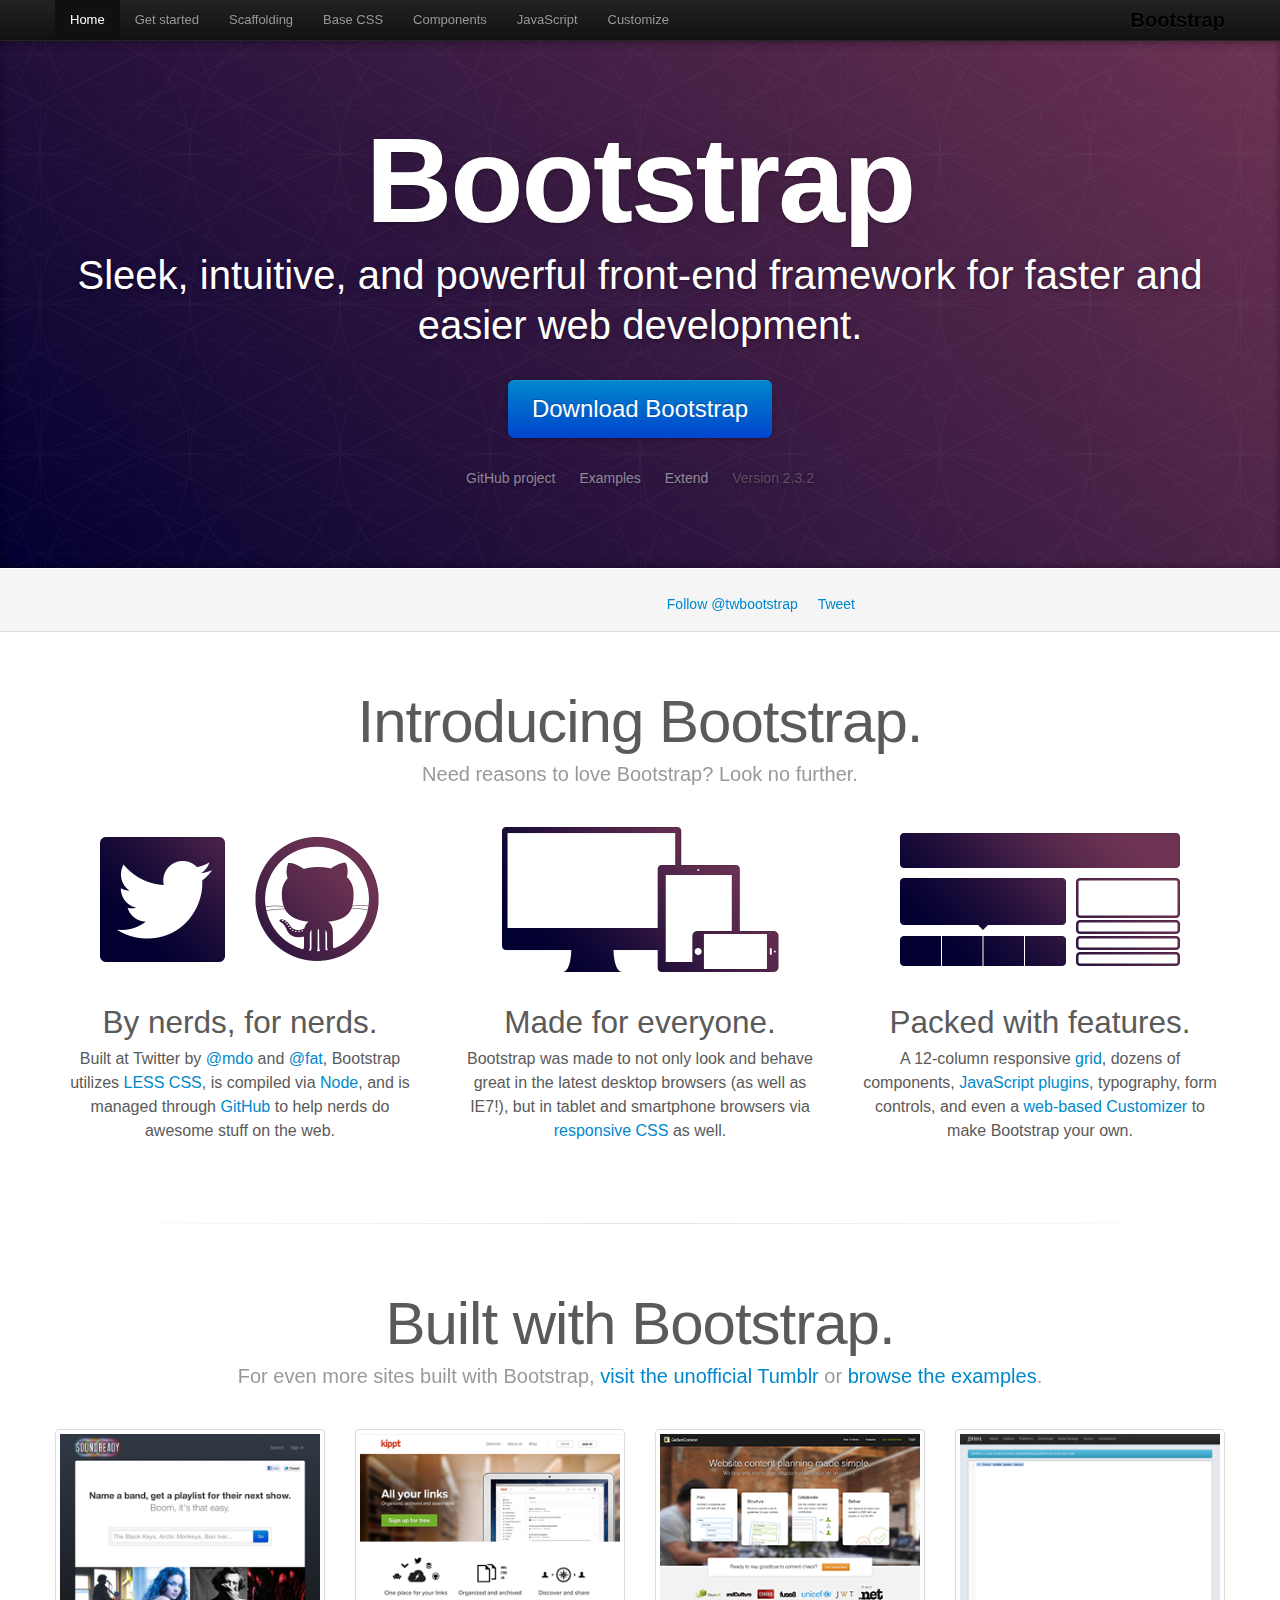
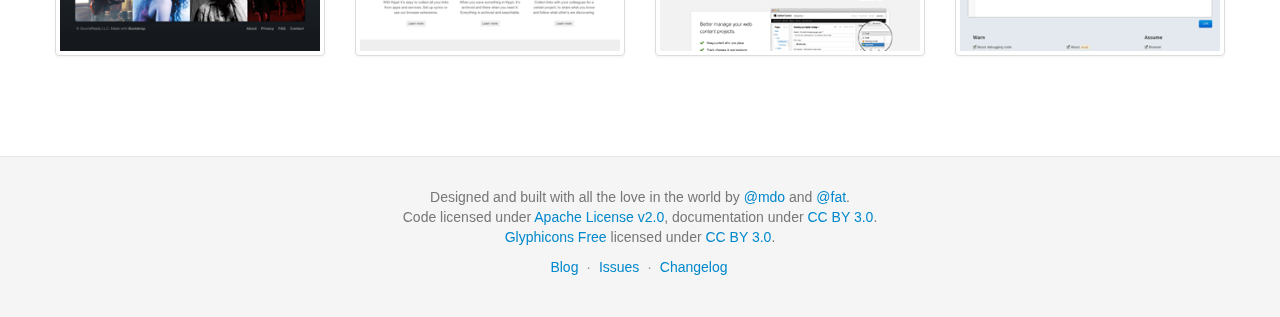
<file: www/lib/angular-timer/bower_components/bootstrap/docs/index.html>
<!DOCTYPE html>
<html lang="en">
  <head>
    <meta charset="utf-8">
    <title>Bootstrap</title>
    <meta name="viewport" content="width=device-width, initial-scale=1.0">
    <meta name="description" content="">
    <meta name="author" content="">

    <!-- Le styles -->
    <link href="assets/css/bootstrap.css" rel="stylesheet">
    <link href="assets/css/bootstrap-responsive.css" rel="stylesheet">
    <link href="assets/css/docs.css" rel="stylesheet">
    <link href="assets/js/google-code-prettify/prettify.css" rel="stylesheet">

    <!-- Le HTML5 shim, for IE6-8 support of HTML5 elements -->
    <!--[if lt IE 9]>
      <script src="assets/js/html5shiv.js"></script>
    <![endif]-->

    <!-- Le fav and touch icons -->
    <link rel="apple-touch-icon-precomposed" sizes="144x144" href="assets/ico/apple-touch-icon-144-precomposed.png">
    <link rel="apple-touch-icon-precomposed" sizes="114x114" href="assets/ico/apple-touch-icon-114-precomposed.png">
      <link rel="apple-touch-icon-precomposed" sizes="72x72" href="assets/ico/apple-touch-icon-72-precomposed.png">
                    <link rel="apple-touch-icon-precomposed" href="assets/ico/apple-touch-icon-57-precomposed.png">
                                   <link rel="shortcut icon" href="assets/ico/favicon.png">

    <script type="text/javascript">
      var _gaq = _gaq || [];
      _gaq.push(['_setAccount', 'UA-146052-10']);
      _gaq.push(['_trackPageview']);
      (function() {
        var ga = document.createElement('script'); ga.type = 'text/javascript'; ga.async = true;
        ga.src = ('https:' == document.location.protocol ? 'https://ssl' : 'http://www') + '.google-analytics.com/ga.js';
        var s = document.getElementsByTagName('script')[0]; s.parentNode.insertBefore(ga, s);
      })();
    </script>
  </head>

  <body data-spy="scroll" data-target=".bs-docs-sidebar">

    <!-- Navbar
    ================================================== -->
    <div class="navbar navbar-inverse navbar-fixed-top">
      <div class="navbar-inner">
        <div class="container">
          <button type="button" class="btn btn-navbar" data-toggle="collapse" data-target=".nav-collapse">
            <span class="icon-bar"></span>
            <span class="icon-bar"></span>
            <span class="icon-bar"></span>
          </button>
          <a class="brand" href="./index.html">Bootstrap</a>
          <div class="nav-collapse collapse">
            <ul class="nav">
              <li class="active">
                <a href="./index.html">Home</a>
              </li>
              <li class="">
                <a href="./getting-started.html">Get started</a>
              </li>
              <li class="">
                <a href="./scaffolding.html">Scaffolding</a>
              </li>
              <li class="">
                <a href="./base-css.html">Base CSS</a>
              </li>
              <li class="">
                <a href="./components.html">Components</a>
              </li>
              <li class="">
                <a href="./javascript.html">JavaScript</a>
              </li>
              <li class="">
                <a href="./customize.html">Customize</a>
              </li>
            </ul>
          </div>
        </div>
      </div>
    </div>

<div class="jumbotron masthead">
  <div class="container">
    <h1>Bootstrap</h1>
    <p>Sleek, intuitive, and powerful front-end framework for faster and easier web development.</p>
    <p>
      <a href="assets/bootstrap.zip" class="btn btn-primary btn-large" onclick="_gaq.push(['_trackEvent', 'Jumbotron actions', 'Download', 'Download 2.3.2']);">Download Bootstrap</a>
    </p>
    <ul class="masthead-links">
      <li>
        <a href="http://github.com/twitter/bootstrap" onclick="_gaq.push(['_trackEvent', 'Jumbotron actions', 'Jumbotron links', 'GitHub project']);">GitHub project</a>
      </li>
      <li>
        <a href="./getting-started.html#examples" onclick="_gaq.push(['_trackEvent', 'Jumbotron actions', 'Jumbotron links', 'Examples']);">Examples</a>
      </li>
      <li>
        <a href="./extend.html" onclick="_gaq.push(['_trackEvent', 'Jumbotron actions', 'Jumbotron links', 'Extend']);">Extend</a>
      </li>
      <li>
        Version 2.3.2
      </li>
    </ul>
  </div>
</div>

<div class="bs-docs-social">
  <div class="container">
    <ul class="bs-docs-social-buttons">
      <li>
        <iframe class="github-btn" src="http://ghbtns.com/github-btn.html?user=twbs&repo=bootstrap&type=watch&count=true" allowtransparency="true" frameborder="0" scrolling="0" width="100px" height="20px"></iframe>
      </li>
      <li>
        <iframe class="github-btn" src="http://ghbtns.com/github-btn.html?user=twbs&repo=bootstrap&type=fork&count=true" allowtransparency="true" frameborder="0" scrolling="0" width="102px" height="20px"></iframe>
      </li>
      <li class="follow-btn">
        <a href="https://twitter.com/twbootstrap" class="twitter-follow-button" data-link-color="#0069D6" data-show-count="true">Follow @twbootstrap</a>
      </li>
      <li class="tweet-btn">
        <a href="https://twitter.com/share" class="twitter-share-button" data-url="http://twbs.github.com/bootstrap/" data-count="horizontal" data-via="twbootstrap" data-related="mdo:Creator of Twitter Bootstrap">Tweet</a>
      </li>
    </ul>
  </div>
</div>

<div class="container">

  <div class="marketing">

    <h1>Introducing Bootstrap.</h1>
    <p class="marketing-byline">Need reasons to love Bootstrap? Look no further.</p>

    <div class="row-fluid">
      <div class="span4">
        <img class="marketing-img" src="assets/img/bs-docs-twitter-github.png">
        <h2>By nerds, for nerds.</h2>
        <p>Built at Twitter by <a href="http://twitter.com/mdo">@mdo</a> and <a href="http://twitter.com/fat">@fat</a>, Bootstrap utilizes <a href="http://lesscss.org">LESS CSS</a>, is compiled via <a href="http://nodejs.org">Node</a>, and is managed through <a href="http://github.com">GitHub</a> to help nerds do awesome stuff on the web.</p>
      </div>
      <div class="span4">
        <img class="marketing-img" src="assets/img/bs-docs-responsive-illustrations.png">
        <h2>Made for everyone.</h2>
        <p>Bootstrap was made to not only look and behave great in the latest desktop browsers (as well as IE7!), but in tablet and smartphone browsers via <a href="./scaffolding.html#responsive">responsive CSS</a> as well.</p>
      </div>
      <div class="span4">
        <img class="marketing-img" src="assets/img/bs-docs-bootstrap-features.png">
        <h2>Packed with features.</h2>
        <p>A 12-column responsive <a href="./scaffolding.html#gridSystem">grid</a>, dozens of components, <a href="./javascript.html">JavaScript plugins</a>, typography, form controls, and even a <a href="./customize.html">web-based Customizer</a> to make Bootstrap your own.</p>
      </div>
    </div>

    <hr class="soften">

    <h1>Built with Bootstrap.</h1>
    <p class="marketing-byline">For even more sites built with Bootstrap, <a href="http://builtwithbootstrap.tumblr.com/" target="_blank">visit the unofficial Tumblr</a> or <a href="./getting-started.html#examples">browse the examples</a>.</p>
    <div class="row-fluid">
      <ul class="thumbnails example-sites">
        <li class="span3">
          <a class="thumbnail" href="http://soundready.fm/" target="_blank">
            <img src="assets/img/example-sites/soundready.png" alt="SoundReady.fm">
          </a>
        </li>
        <li class="span3">
          <a class="thumbnail" href="http://kippt.com/" target="_blank">
            <img src="assets/img/example-sites/kippt.png" alt="Kippt">
          </a>
        </li>
        <li class="span3">
          <a class="thumbnail" href="http://www.gathercontent.com/" target="_blank">
            <img src="assets/img/example-sites/gathercontent.png" alt="Gather Content">
          </a>
        </li>
        <li class="span3">
          <a class="thumbnail" href="http://www.jshint.com/" target="_blank">
            <img src="assets/img/example-sites/jshint.png" alt="JS Hint">
          </a>
        </li>
      </ul>
     </div>

  </div>

</div>



    <!-- Footer
    ================================================== -->
    <footer class="footer">
      <div class="container">
        <p>Designed and built with all the love in the world by <a href="http://twitter.com/mdo" target="_blank">@mdo</a> and <a href="http://twitter.com/fat" target="_blank">@fat</a>.</p>
        <p>Code licensed under <a href="http://www.apache.org/licenses/LICENSE-2.0" target="_blank">Apache License v2.0</a>, documentation under <a href="http://creativecommons.org/licenses/by/3.0/">CC BY 3.0</a>.</p>
        <p><a href="http://glyphicons.com">Glyphicons Free</a> licensed under <a href="http://creativecommons.org/licenses/by/3.0/">CC BY 3.0</a>.</p>
        <ul class="footer-links">
          <li><a href="http://blog.getbootstrap.com">Blog</a></li>
          <li class="muted">&middot;</li>
          <li><a href="https://github.com/twbs/bootstrap/issues?state=open">Issues</a></li>
          <li class="muted">&middot;</li>
          <li><a href="https://github.com/twbs/bootstrap/releases">Changelog</a></li>
        </ul>
      </div>
    </footer>



    <!-- Le javascript
    ================================================== -->
    <!-- Placed at the end of the document so the pages load faster -->
    <script type="text/javascript" src="http://platform.twitter.com/widgets.js"></script>
    <script src="assets/js/jquery.js"></script>
    <script src="assets/js/bootstrap-transition.js"></script>
    <script src="assets/js/bootstrap-alert.js"></script>
    <script src="assets/js/bootstrap-modal.js"></script>
    <script src="assets/js/bootstrap-dropdown.js"></script>
    <script src="assets/js/bootstrap-scrollspy.js"></script>
    <script src="assets/js/bootstrap-tab.js"></script>
    <script src="assets/js/bootstrap-tooltip.js"></script>
    <script src="assets/js/bootstrap-popover.js"></script>
    <script src="assets/js/bootstrap-button.js"></script>
    <script src="assets/js/bootstrap-collapse.js"></script>
    <script src="assets/js/bootstrap-carousel.js"></script>
    <script src="assets/js/bootstrap-typeahead.js"></script>
    <script src="assets/js/bootstrap-affix.js"></script>

    <script src="assets/js/holder/holder.js"></script>
    <script src="assets/js/google-code-prettify/prettify.js"></script>

    <script src="assets/js/application.js"></script>


    <!-- Analytics
    ================================================== -->
    <script>
      var _gauges = _gauges || [];
      (function() {
        var t   = document.createElement('script');
        t.type  = 'text/javascript';
        t.async = true;
        t.id    = 'gauges-tracker';
        t.setAttribute('data-site-id', '4f0dc9fef5a1f55508000013');
        t.src = '//secure.gaug.es/track.js';
        var s = document.getElementsByTagName('script')[0];
        s.parentNode.insertBefore(t, s);
      })();
    </script>

  </body>
</html>
</file>
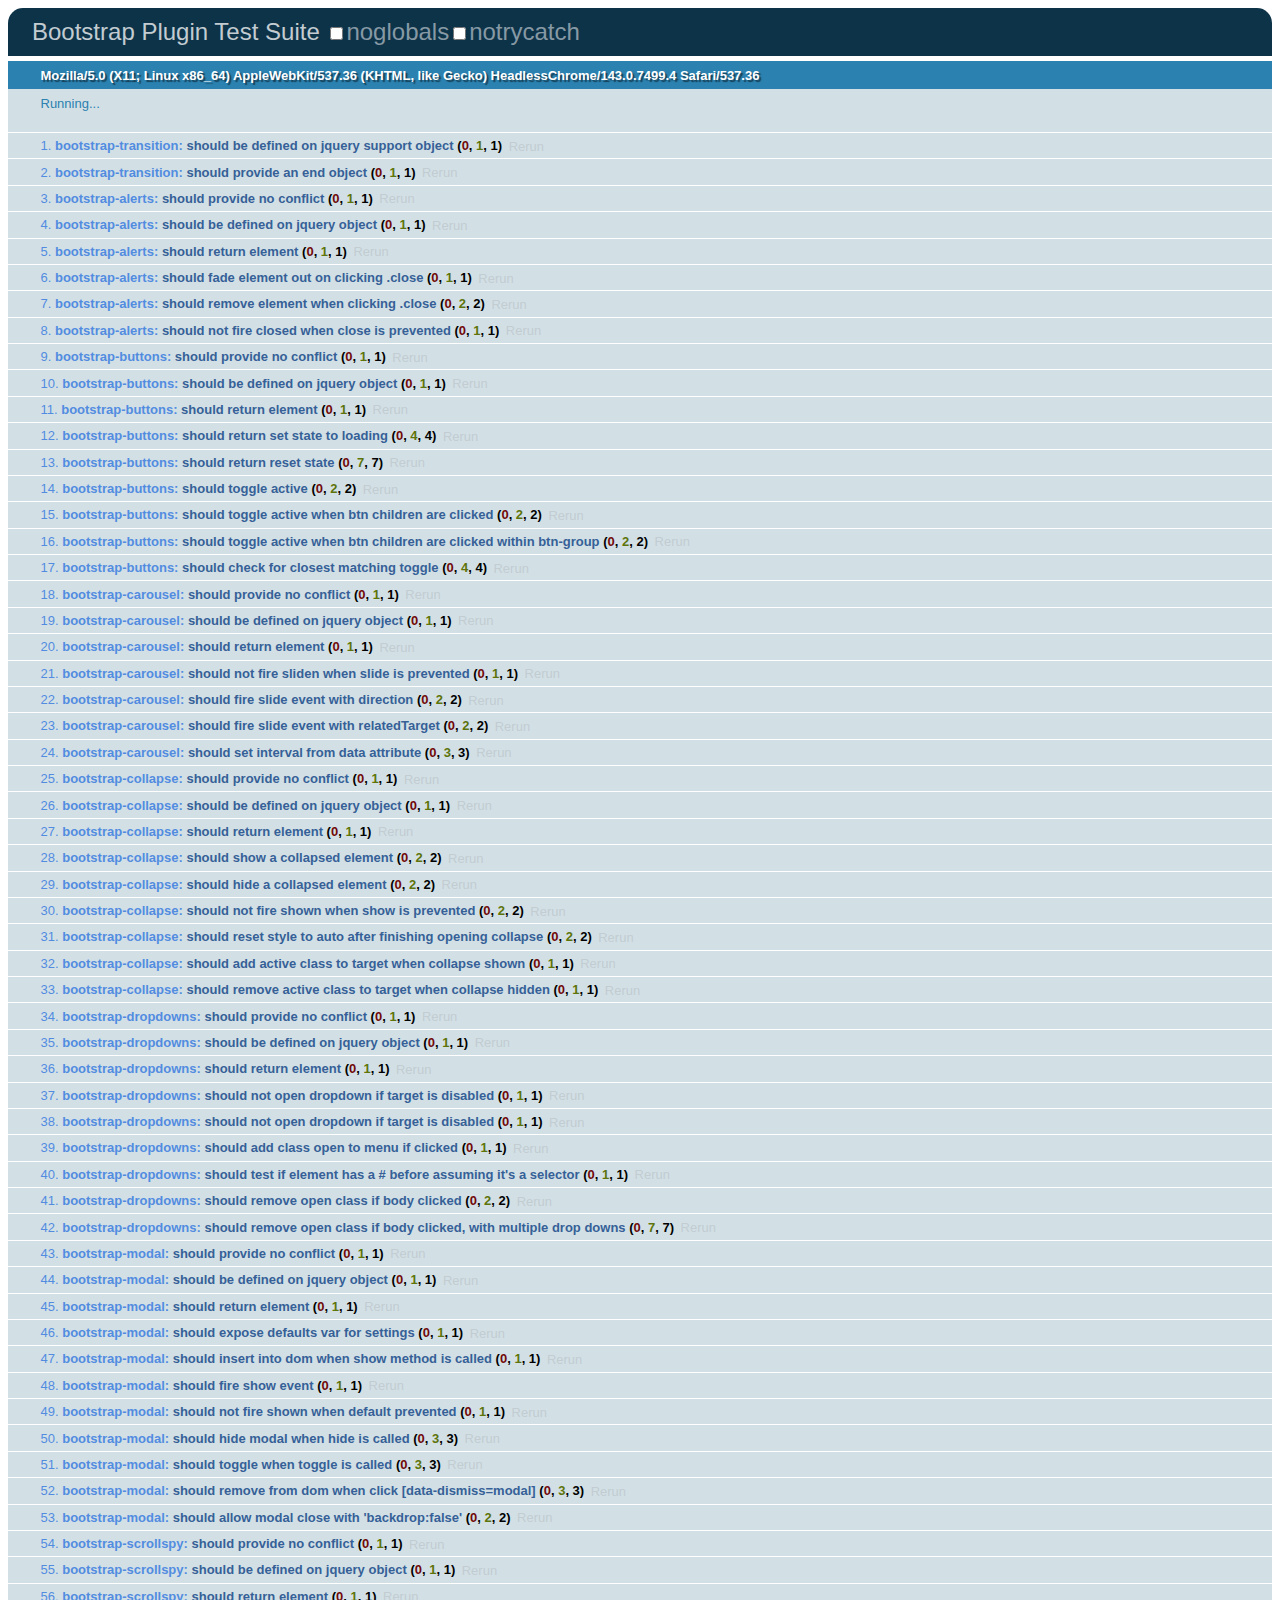
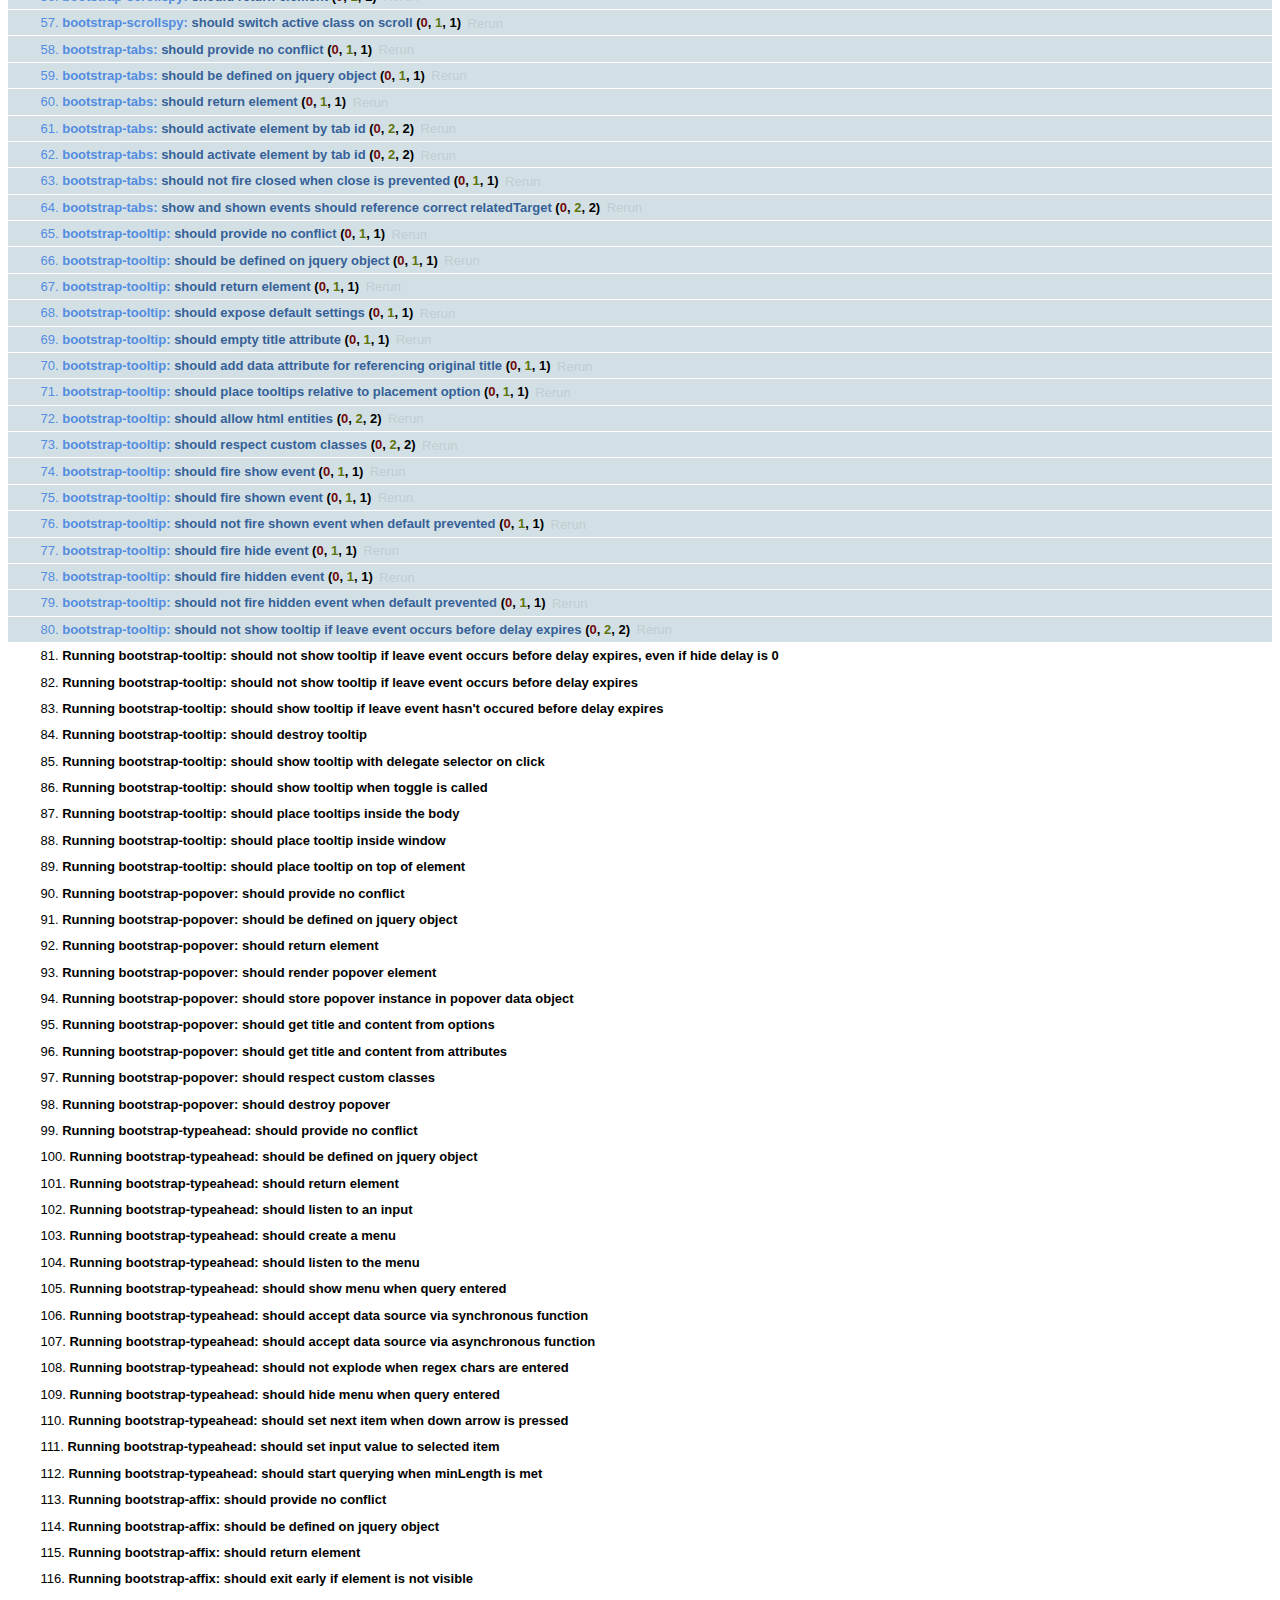
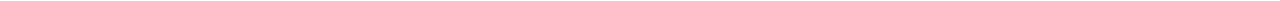
<file: www/lib/angular-timer/bower_components/bootstrap/js/tests/index.html>
<!DOCTYPE HTML>
<html>
<head>
  <title>Bootstrap Plugin Test Suite</title>

  <!-- jquery -->
  <!--<script src="http://code.jquery.com/jquery-1.7.min.js"></script>-->
  <script src="vendor/jquery.js"></script>

  <!-- qunit -->
  <link rel="stylesheet" href="vendor/qunit.css" type="text/css" media="screen" />
  <script src="vendor/qunit.js"></script>

  <!-- phantomjs logging script-->
  <script src="unit/bootstrap-phantom.js"></script>

  <!--  plugin sources -->
  <script src="../../js/bootstrap-transition.js"></script>
  <script src="../../js/bootstrap-alert.js"></script>
  <script src="../../js/bootstrap-button.js"></script>
  <script src="../../js/bootstrap-carousel.js"></script>
  <script src="../../js/bootstrap-collapse.js"></script>
  <script src="../../js/bootstrap-dropdown.js"></script>
  <script src="../../js/bootstrap-modal.js"></script>
  <script src="../../js/bootstrap-scrollspy.js"></script>
  <script src="../../js/bootstrap-tab.js"></script>
  <script src="../../js/bootstrap-tooltip.js"></script>
  <script src="../../js/bootstrap-popover.js"></script>
  <script src="../../js/bootstrap-typeahead.js"></script>
  <script src="../../js/bootstrap-affix.js"></script>

  <!-- unit tests -->
  <script src="unit/bootstrap-transition.js"></script>
  <script src="unit/bootstrap-alert.js"></script>
  <script src="unit/bootstrap-button.js"></script>
  <script src="unit/bootstrap-carousel.js"></script>
  <script src="unit/bootstrap-collapse.js"></script>
  <script src="unit/bootstrap-dropdown.js"></script>
  <script src="unit/bootstrap-modal.js"></script>
  <script src="unit/bootstrap-scrollspy.js"></script>
  <script src="unit/bootstrap-tab.js"></script>
  <script src="unit/bootstrap-tooltip.js"></script>
  <script src="unit/bootstrap-popover.js"></script>
  <script src="unit/bootstrap-typeahead.js"></script>
  <script src="unit/bootstrap-affix.js"></script>
</head>
<body>
  <div>
    <h1 id="qunit-header">Bootstrap Plugin Test Suite</h1>
    <h2 id="qunit-banner"></h2>
    <h2 id="qunit-userAgent"></h2>
    <ol id="qunit-tests"></ol>
    <div id="qunit-fixture"></div>
  </div>
</body>
</html>
</file>
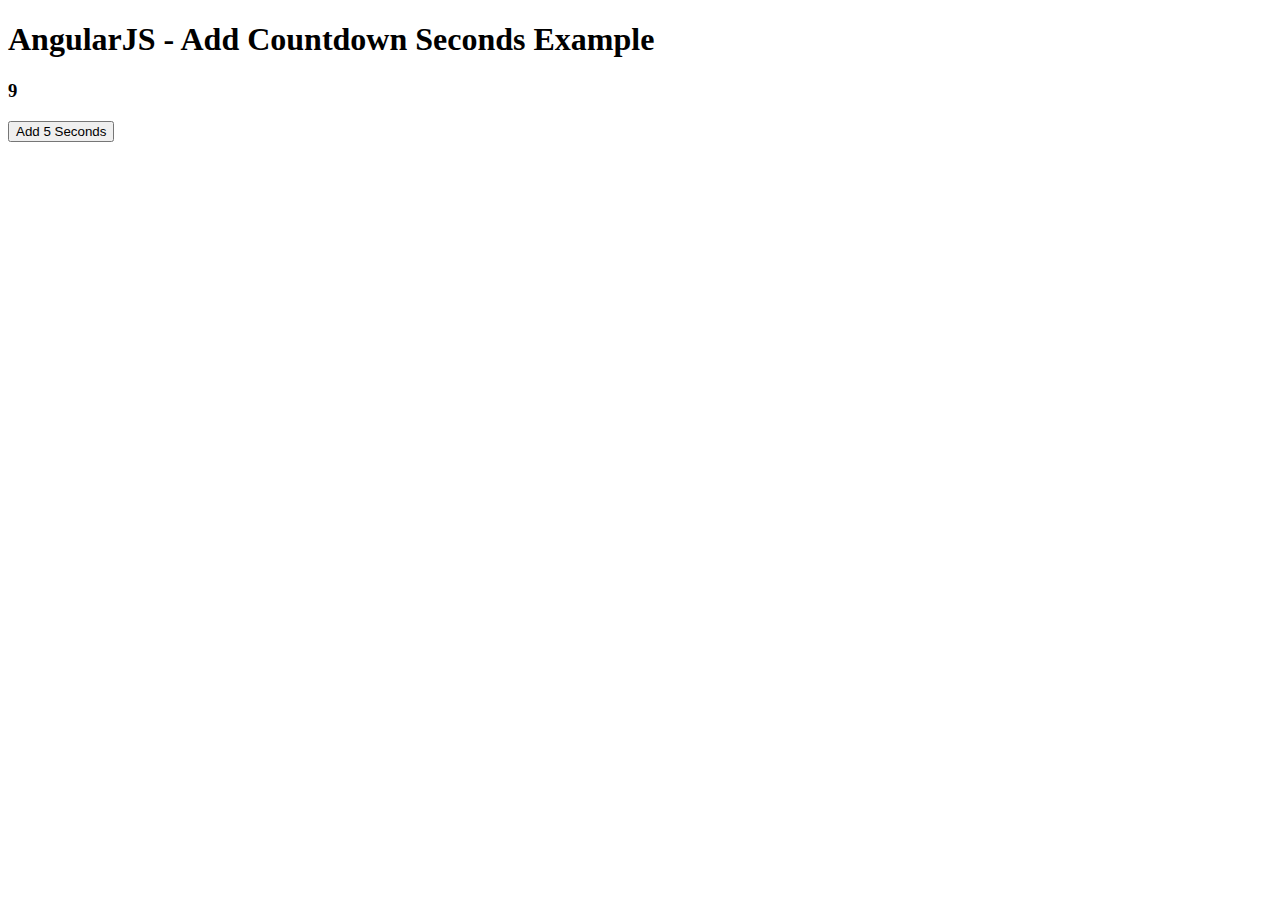
<file: www/lib/angular-timer/examples/angularjs-add-countdown-seconds.html>
<!DOCTYPE html>
<html>
<head>
    <title>AngularJS Example - Single Timer Example</title>
    <script src="../bower_components/angular/angular.min.js"></script>
    <script src="../app/js/timer.js"></script>
    <script>
        angular.module('MyApp', ['timer']);
        function MyAppController($scope) {
            $scope.add5Seconds = function () {
                $scope.$broadcast('timer-add-cd-seconds', 5);
            }
        }
        MyAppController.$inject = ['$scope'];
    </script>
</head>
<body ng-app="MyApp">
    <div ng-controller="MyAppController">
        <h1>AngularJS - Add Countdown Seconds Example</h1>
        <h3><timer countdown="10" interval="1000">{{countdown}}</timer></h3>
        <button ng-click="add5Seconds()">Add 5 Seconds</button>
    </div>
    <br/>
</body>
</html>
</file>
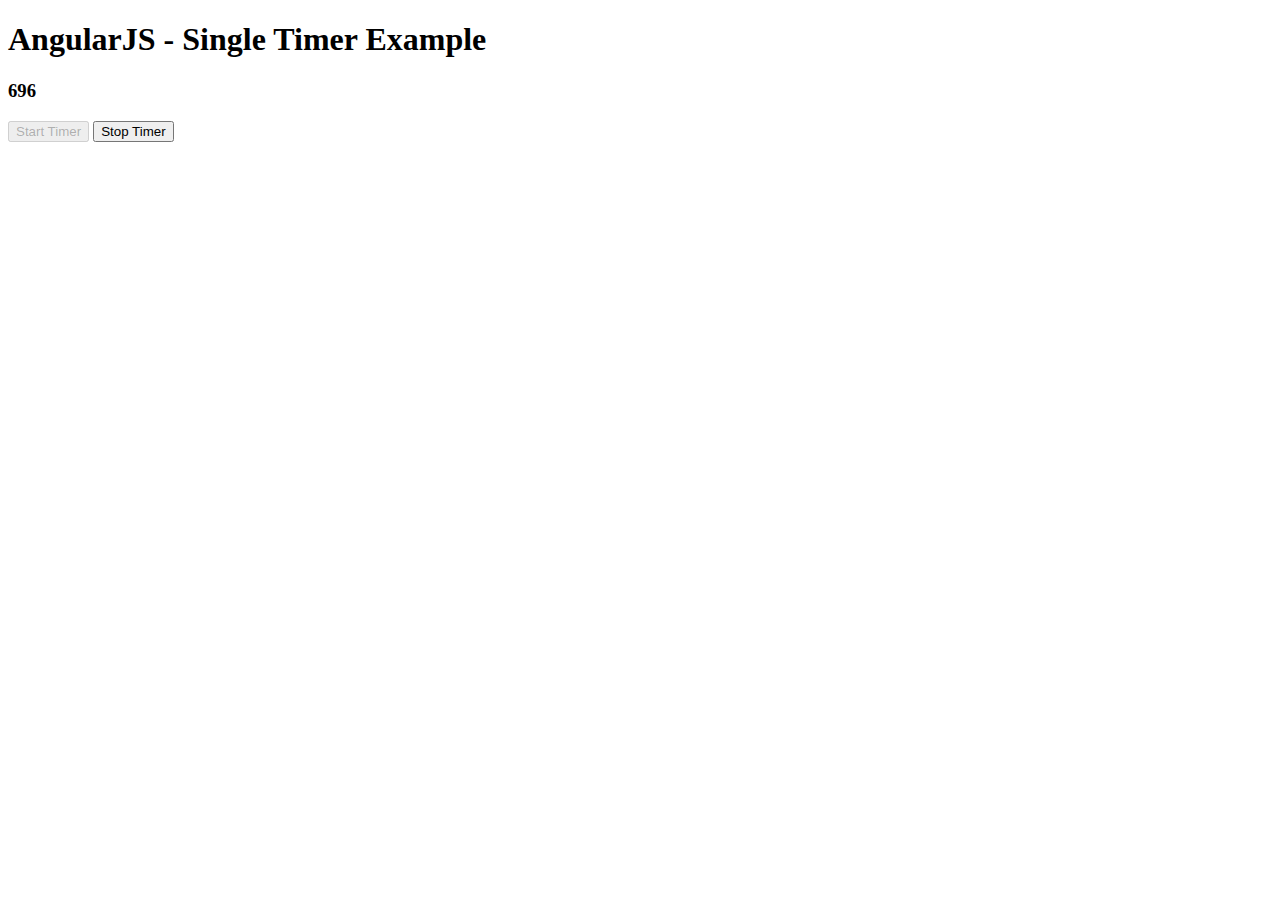
<file: www/lib/angular-timer/examples/angularjs-single-timer.html>
<!DOCTYPE html>
<html>
<head>
    <title>AngularJS Example - Single Timer Example</title>
    <script src="../bower_components/angular/angular.min.js"></script>
    <script src="../app/js/timer.js"></script>
    <script>
        angular.module('MyApp', ['timer']);
        function MyAppController($scope) {
            $scope.timerRunning = true;

            $scope.startTimer = function (){
                $scope.$broadcast('timer-start');
                $scope.timerRunning = true;
            };

            $scope.stopTimer = function (){
                $scope.$broadcast('timer-stop');
                $scope.timerRunning = false;
            };

            $scope.$on('timer-stopped', function (event, data){
                console.log('Timer Stopped - data = ', data);
            });
        }
        MyAppController.$inject = ['$scope'];
    </script>
</head>
<body ng-app="MyApp">
    <div ng-controller="MyAppController">
        <h1>AngularJS - Single Timer Example</h1>
        <h3><timer/></h3>
        <button ng-click="startTimer()" ng-disabled="timerRunning">Start Timer</button>
        <button ng-click="stopTimer()" ng-disabled="!timerRunning">Stop Timer</button>
    </div>
    <br/>
</body>
</html>
</file>
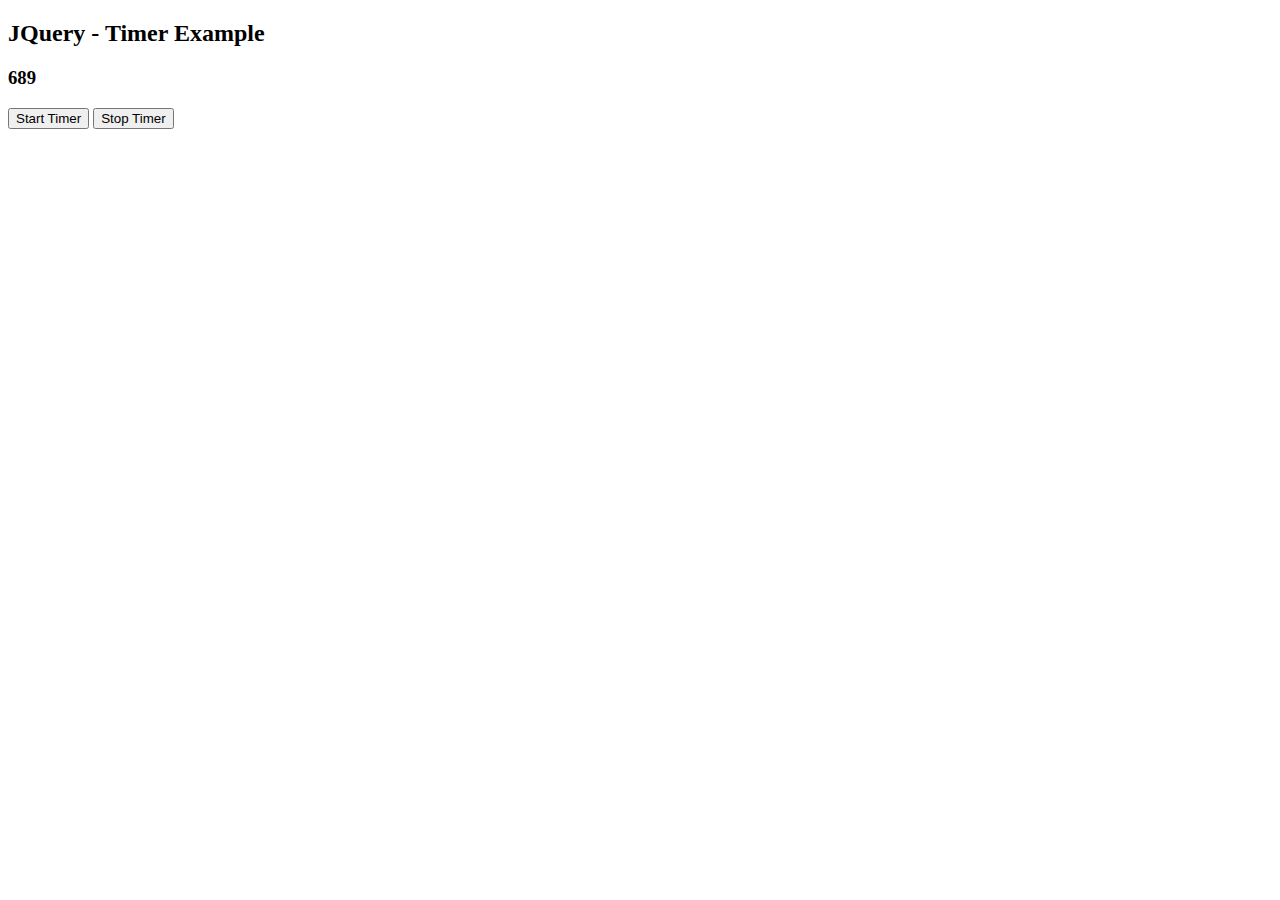
<file: www/lib/angular-timer/examples/jquery-timer.html>
<!DOCTYPE html>
<html>
<head>
    <title>JQuery Timer Example</title>
    <script src="../bower_components/jquery/jquery.min.js"></script>
    <script src="../bower_components/angular/angular.min.js"></script>
    <script src="../app/js/timer.js"></script>
    <script>
        function startTimer() {
            $('timer')[0].start();
        }

        function stopTimer() {
            $('timer')[0].stop();
        }
    </script>
</head>
<body>
<div ng-controller="MyAppController">
    <h2>JQuery - Timer Example</h2>
    <h3 ng-app="timer"><timer/></h3>
    <button onclick="startTimer()">Start Timer</button>
    <button onclick="stopTimer()">Stop Timer</button>
</div>
<br/>
</body>
</html>
</file>
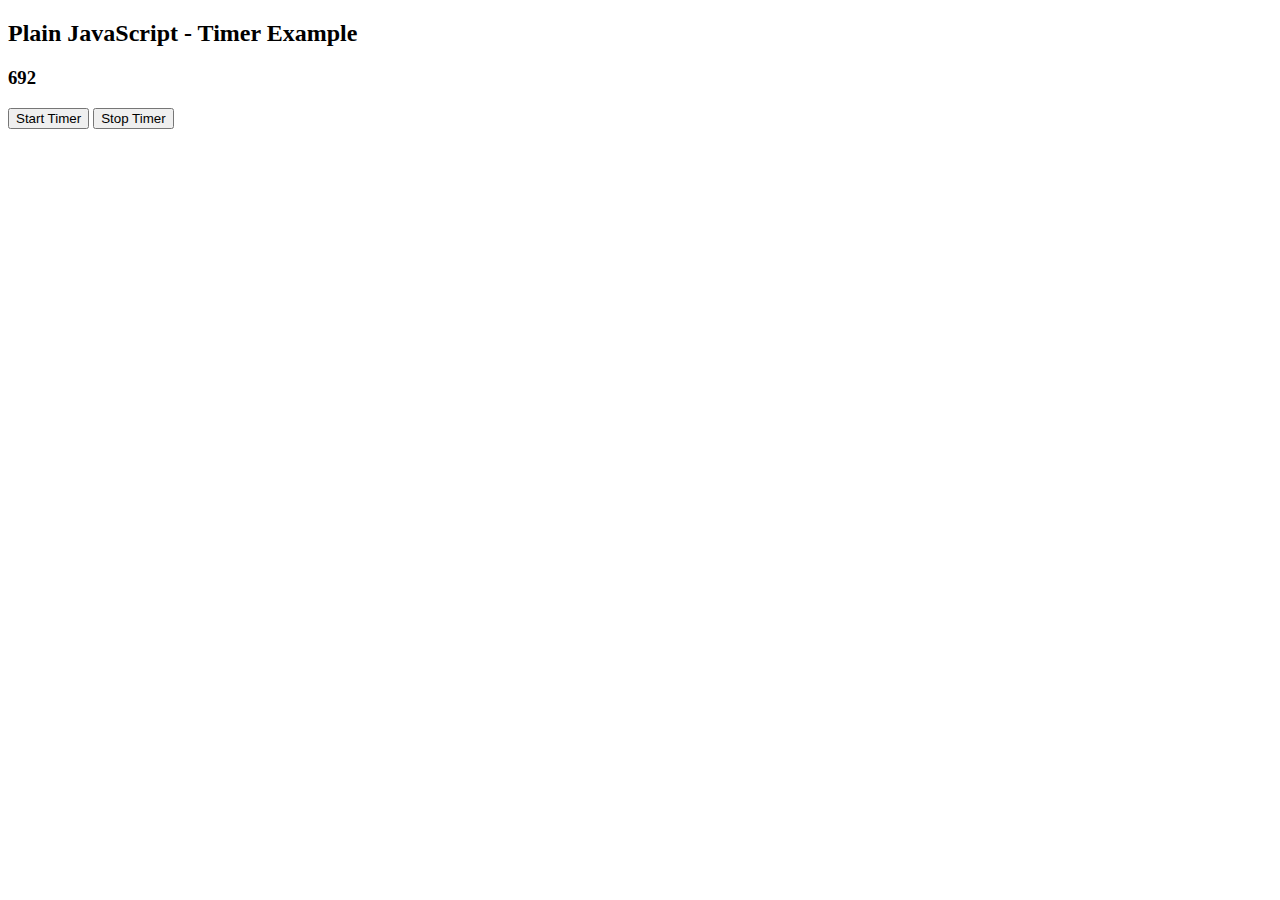
<file: www/lib/angular-timer/examples/plain-javascript.html>
<!DOCTYPE html>
<html>
<head>
    <title>Plain Javascript Timer Example</title>
    <script src="../bower_components/angular/angular.min.js"></script>
    <script src="../app/js/timer.js"></script>
    <script>
        function startTimer() {
            document.getElementsByTagName('timer')[0].start();
        }

        function stopTimer() {
            document.getElementsByTagName('timer')[0].stop();
        }
    </script>
</head>
<body>
<div>
    <h2>Plain JavaScript - Timer Example</h2>
    <h3><timer ng-app="timer"/></h3>
    <button onclick="startTimer()">Start Timer</button>
    <button onclick="stopTimer()">Stop Timer</button>
</div>
<br/>
</body>
</html>
</file>
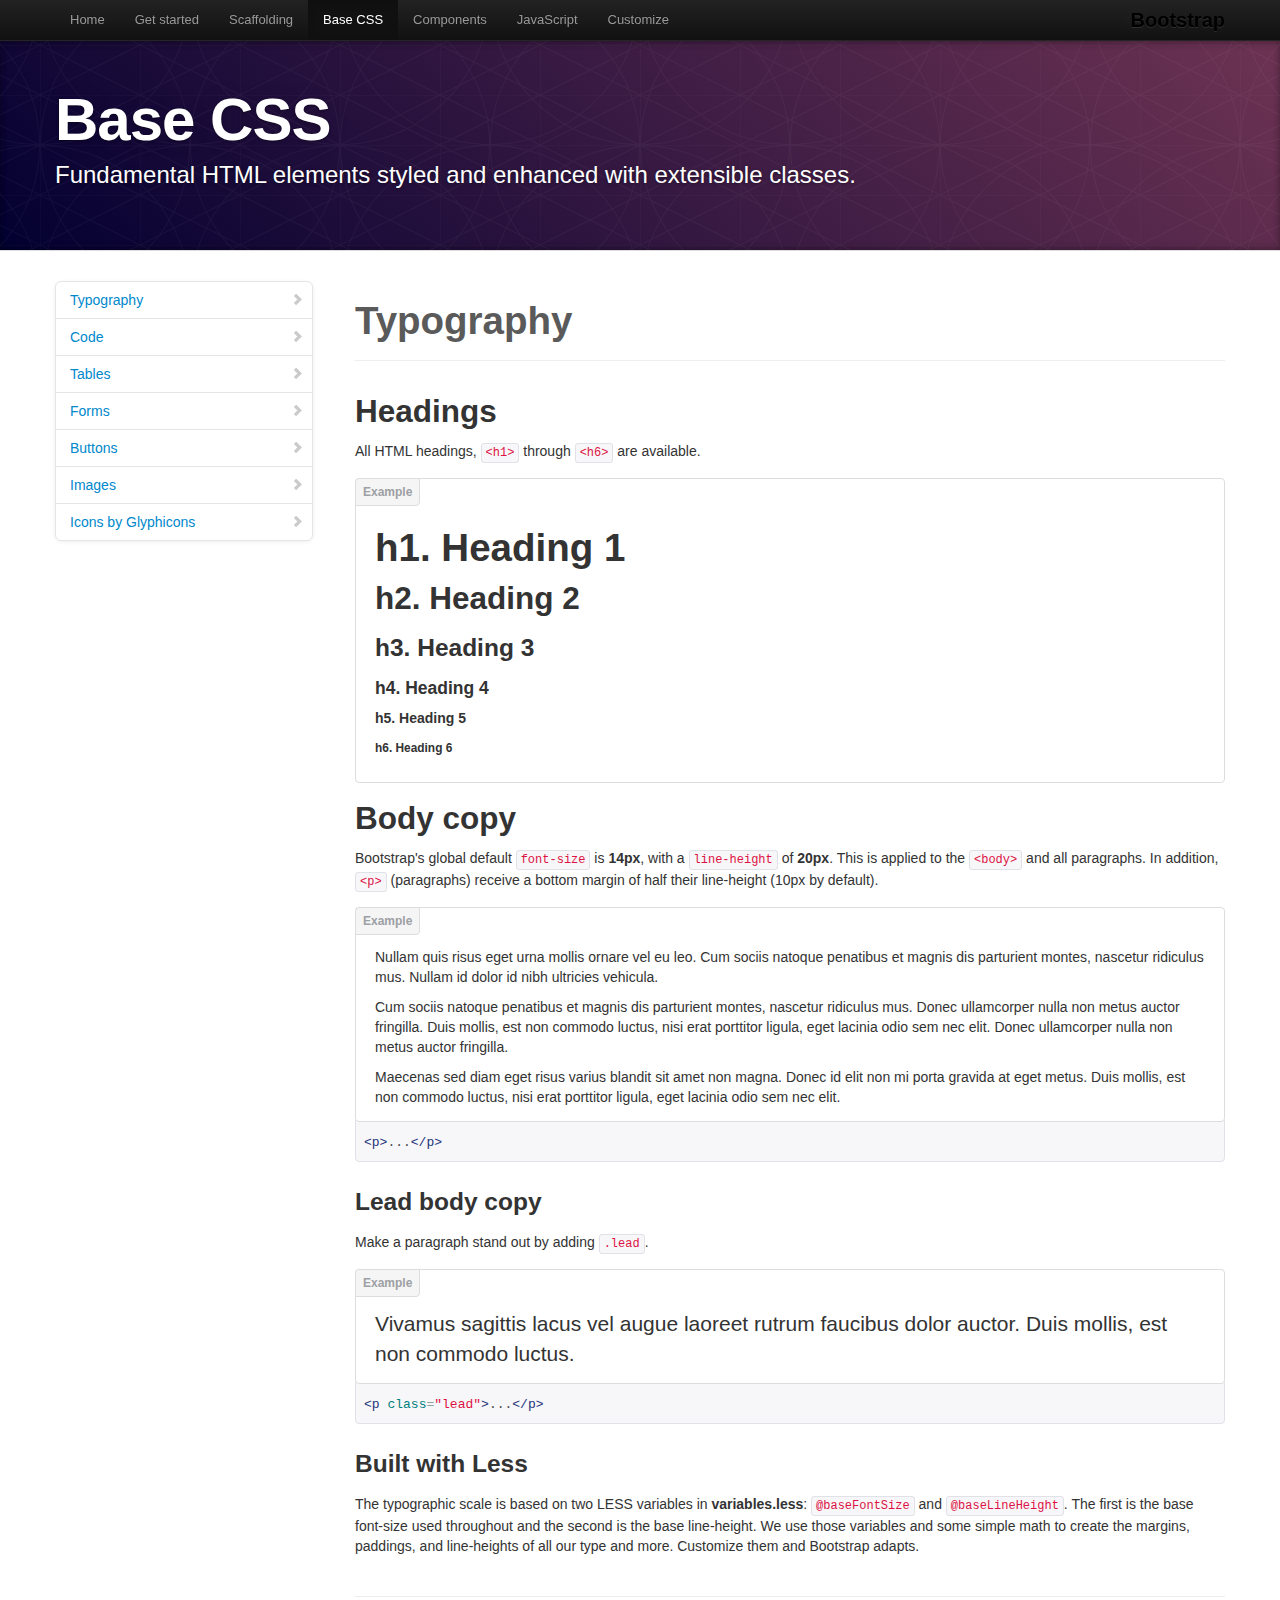
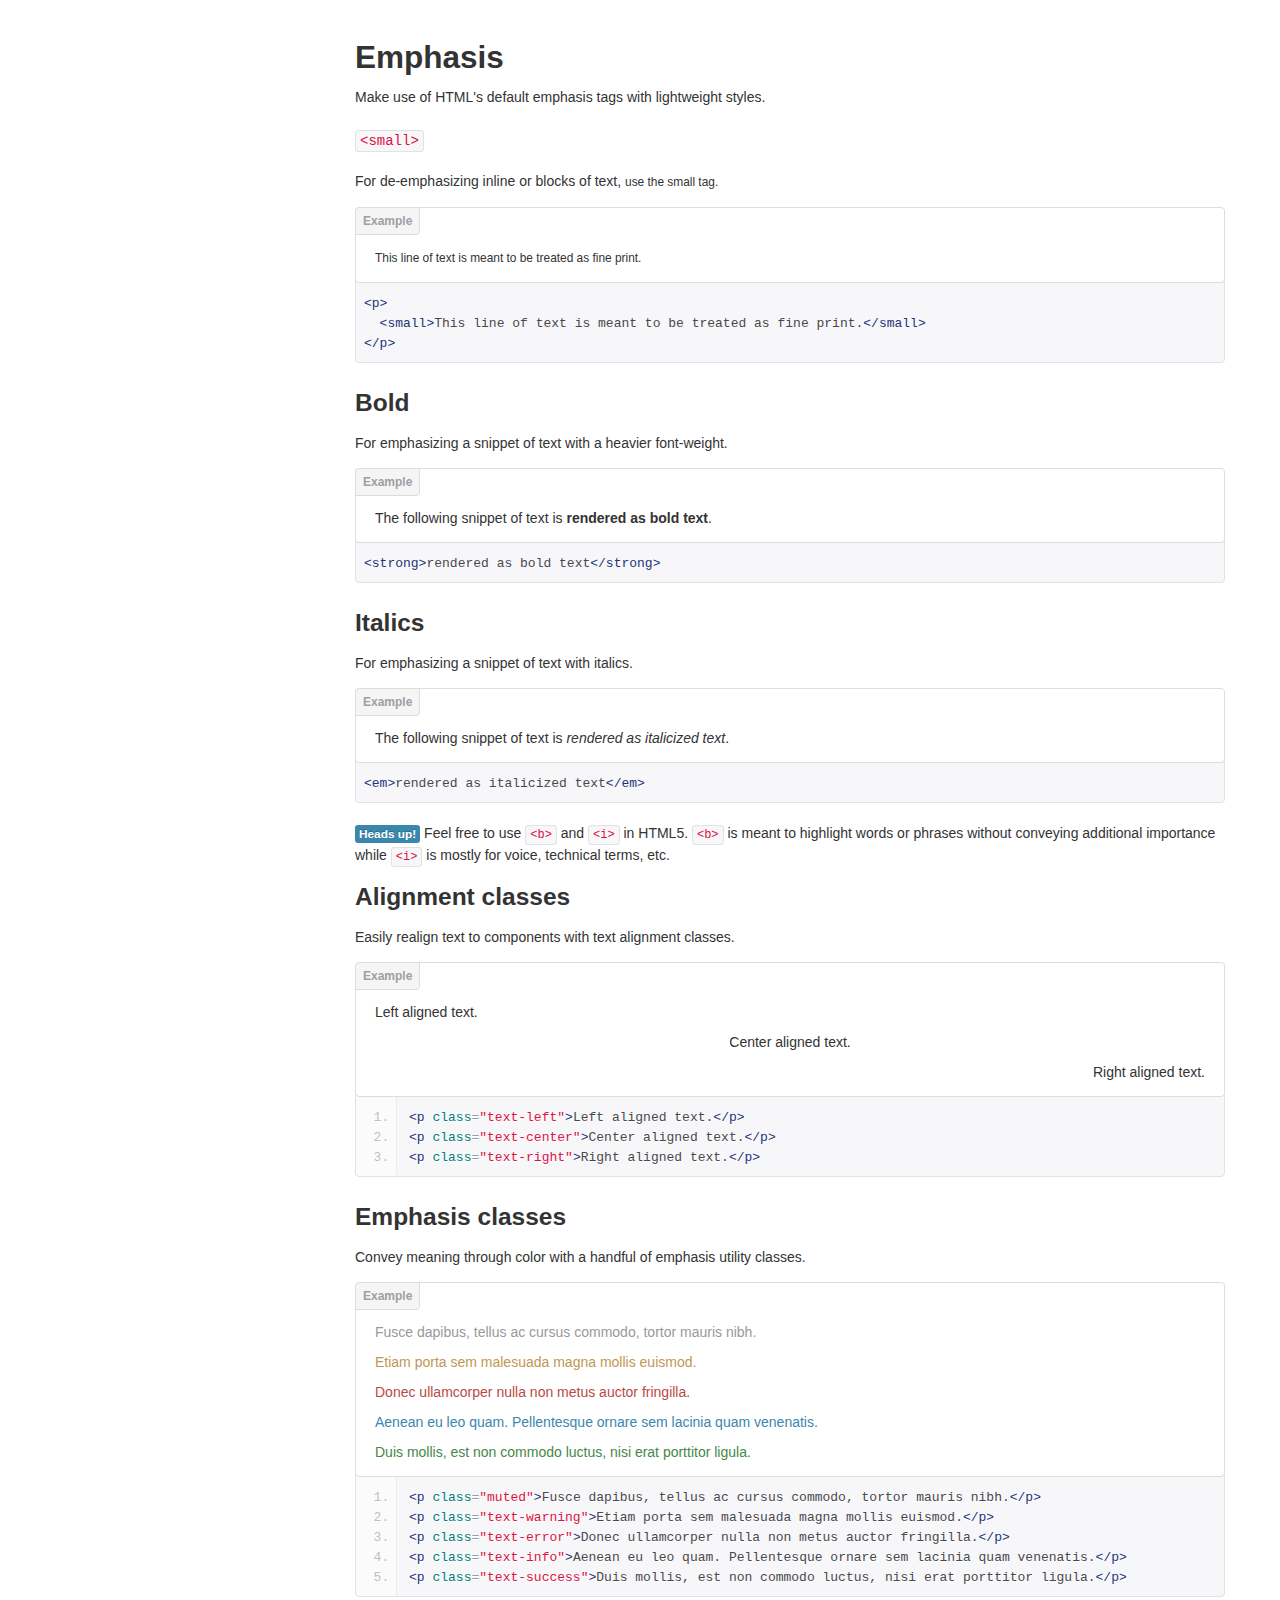
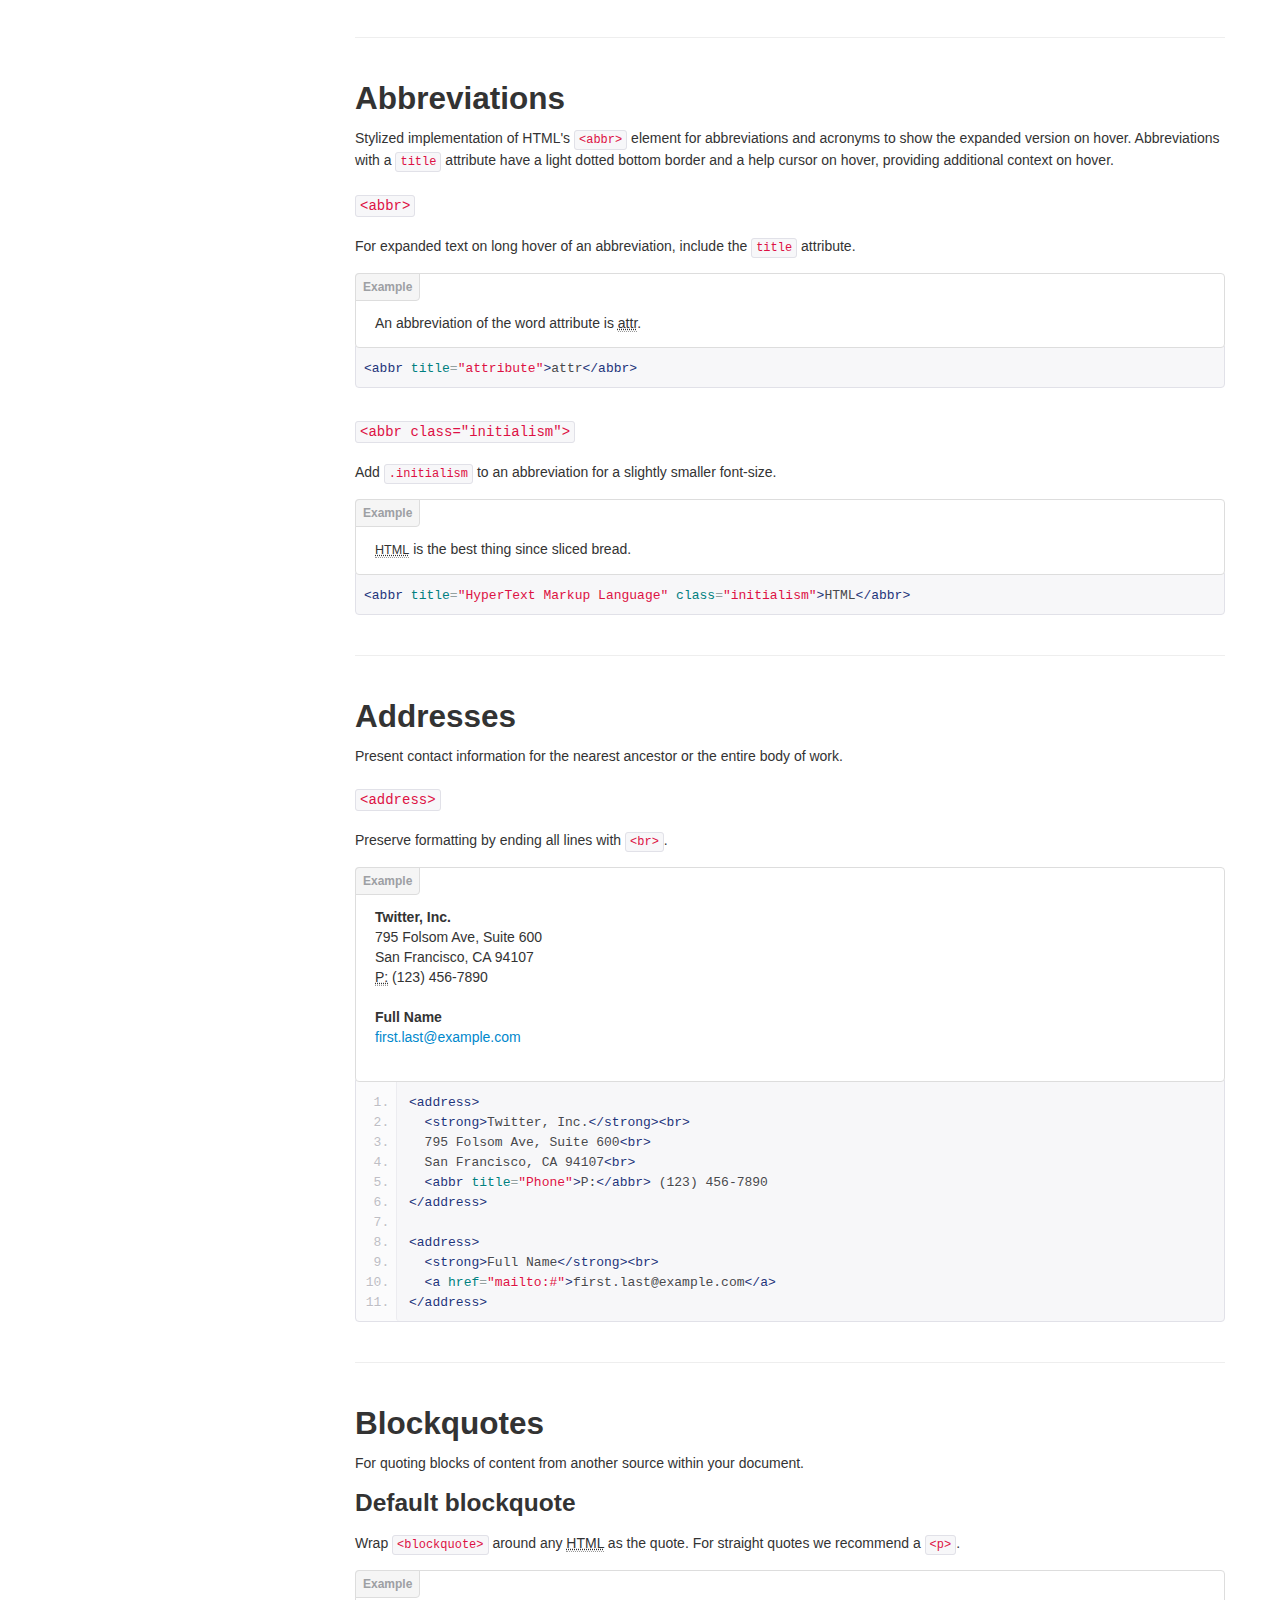
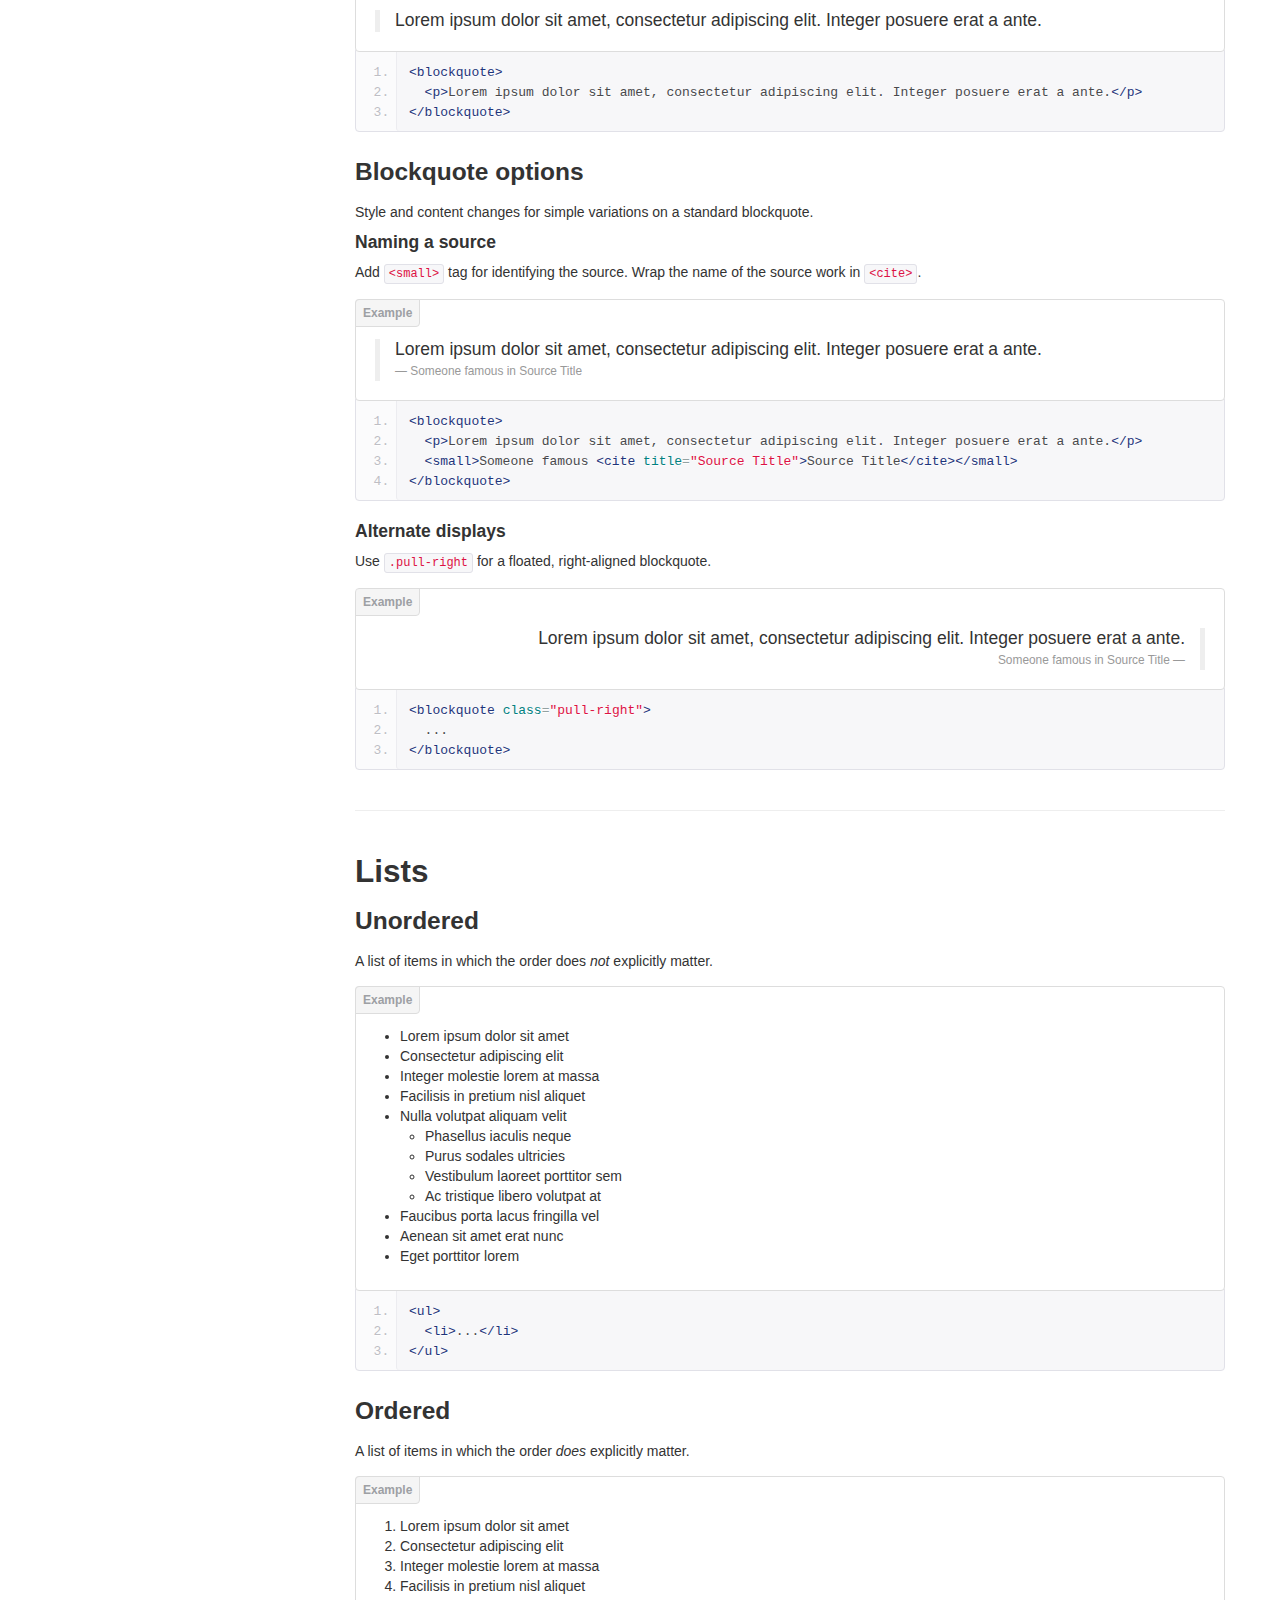
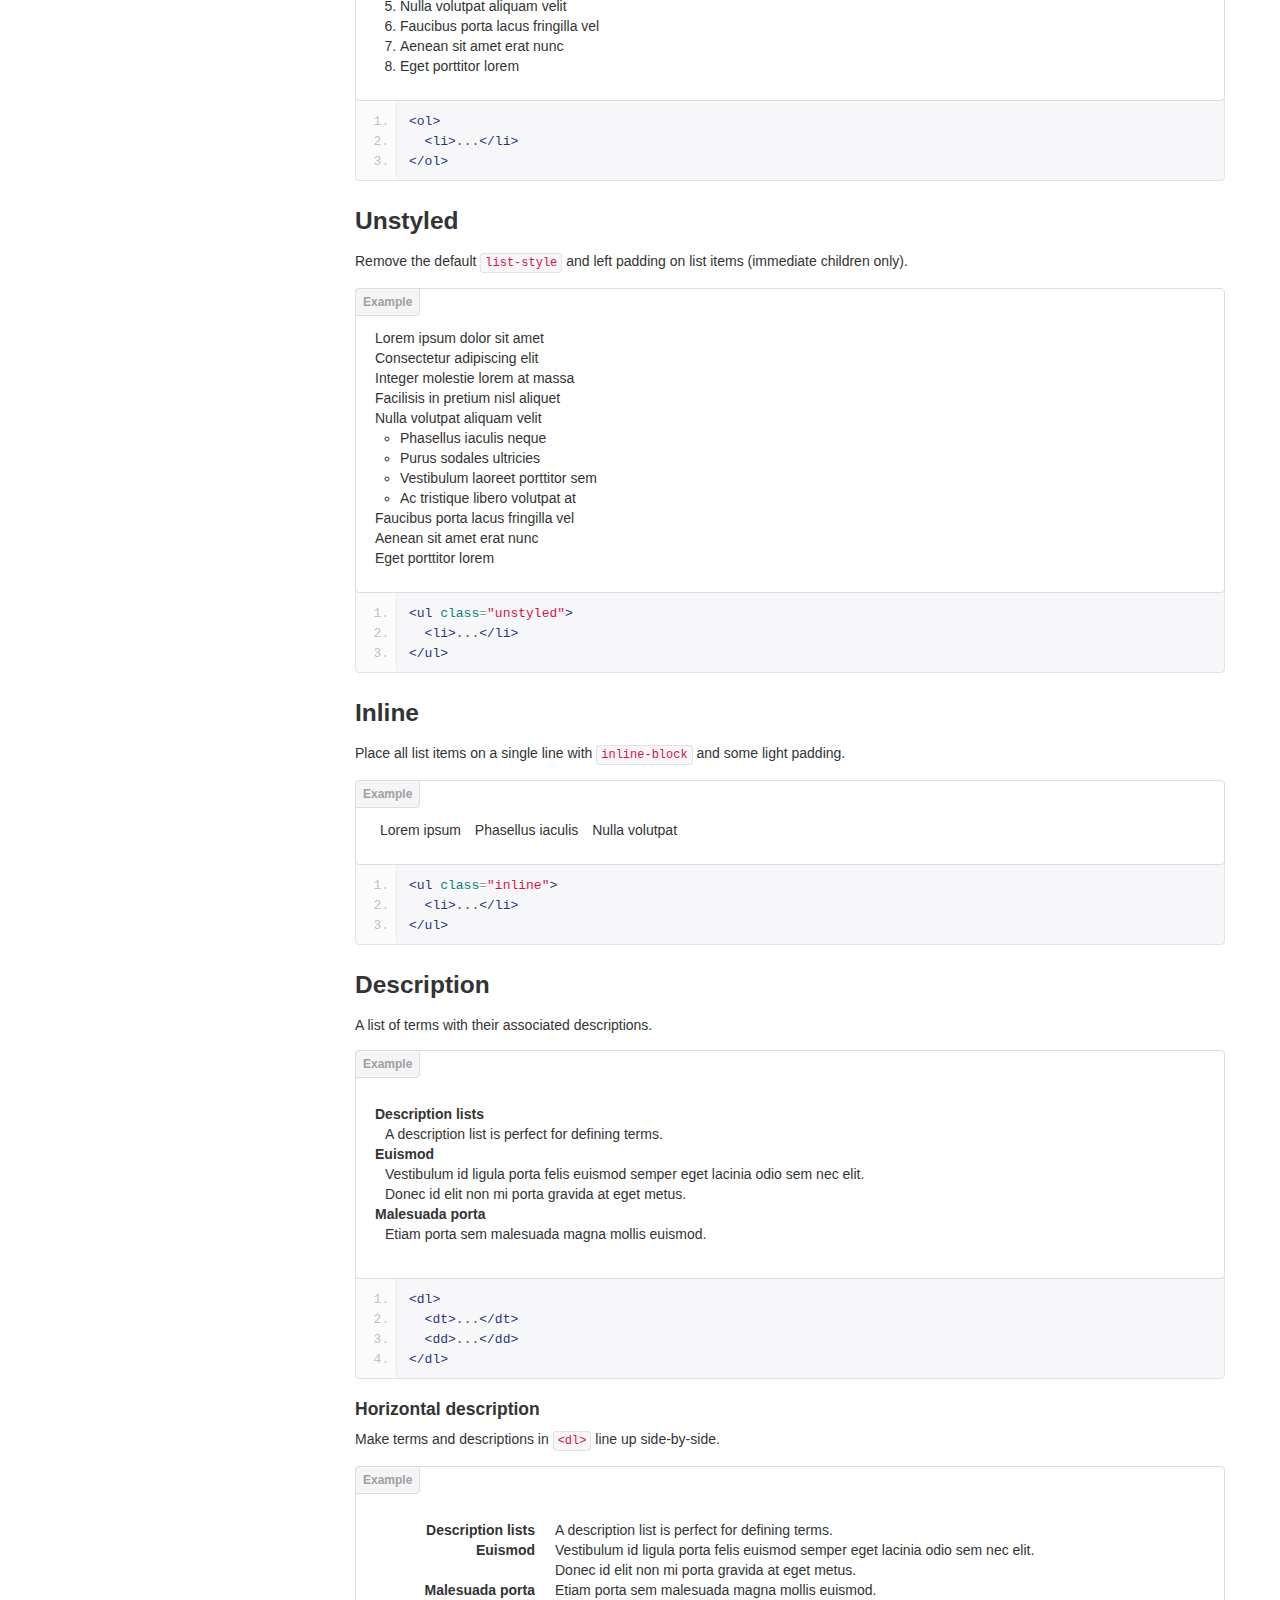
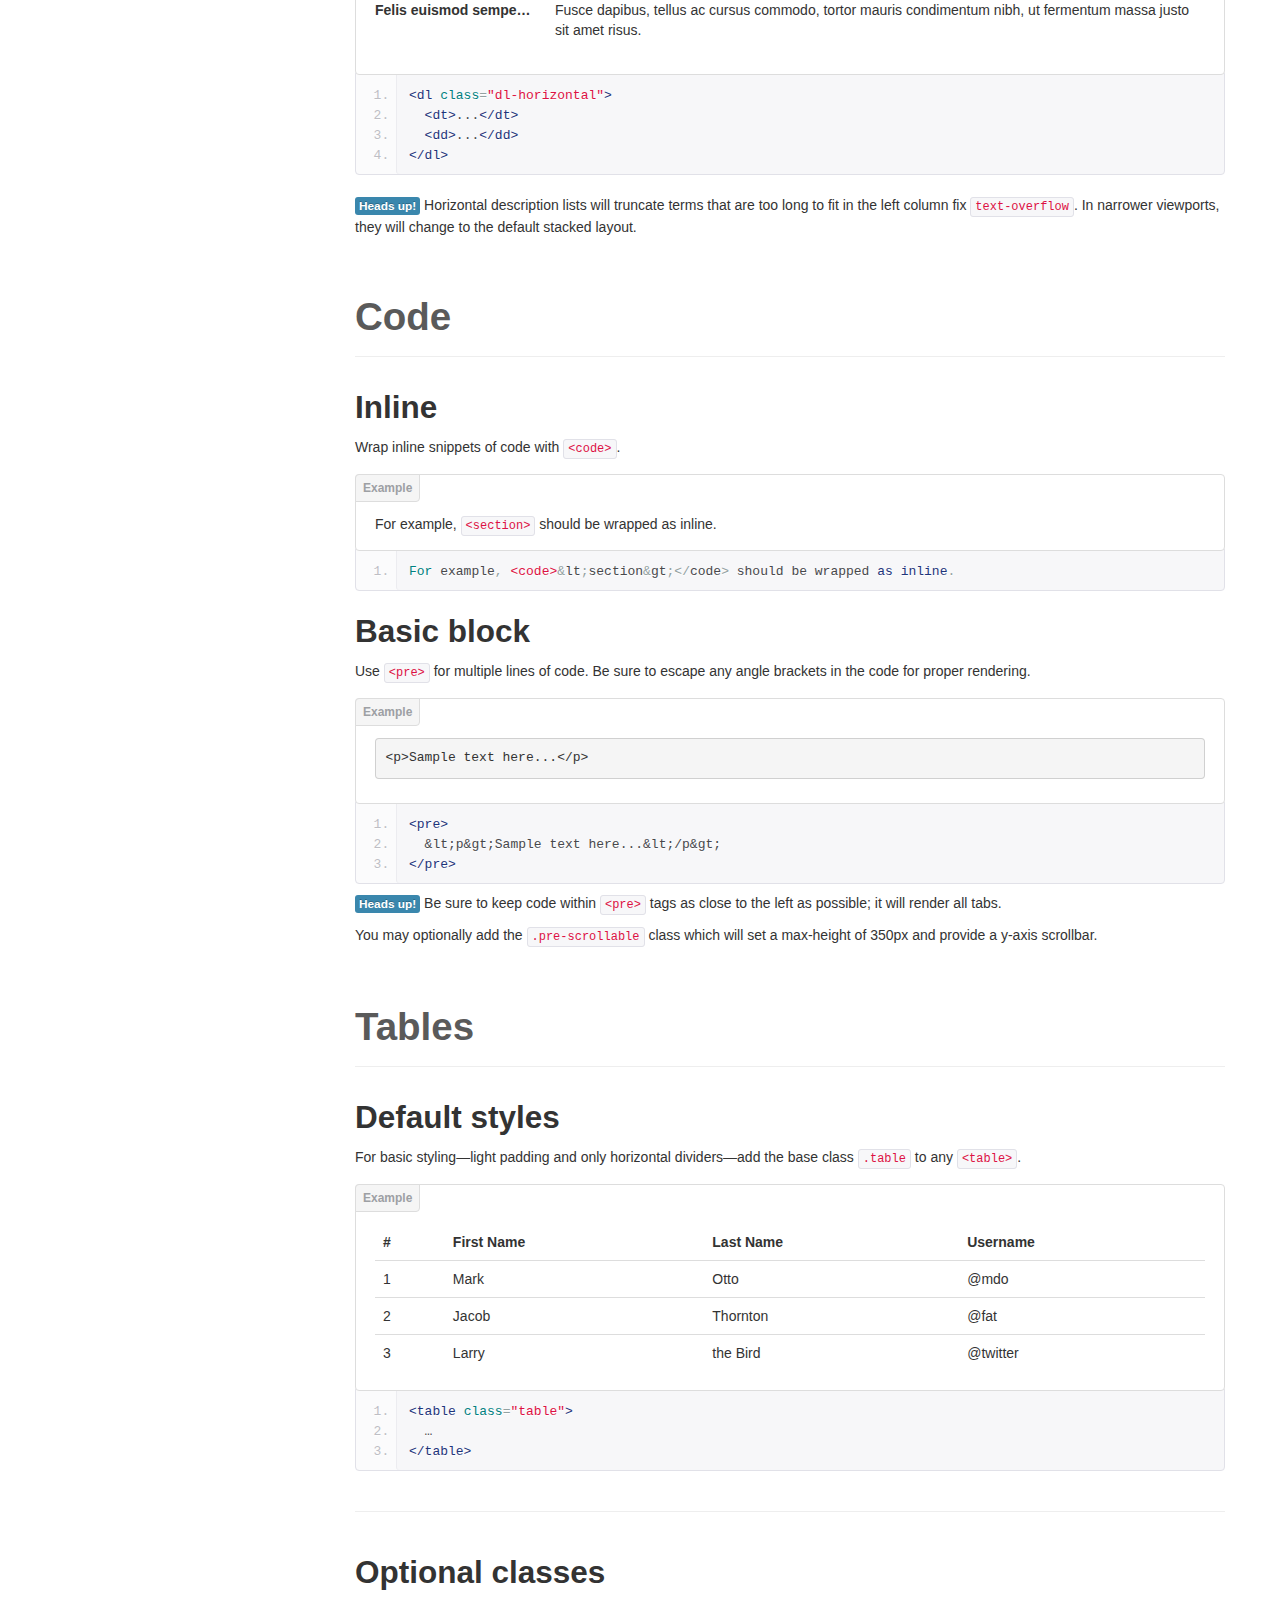
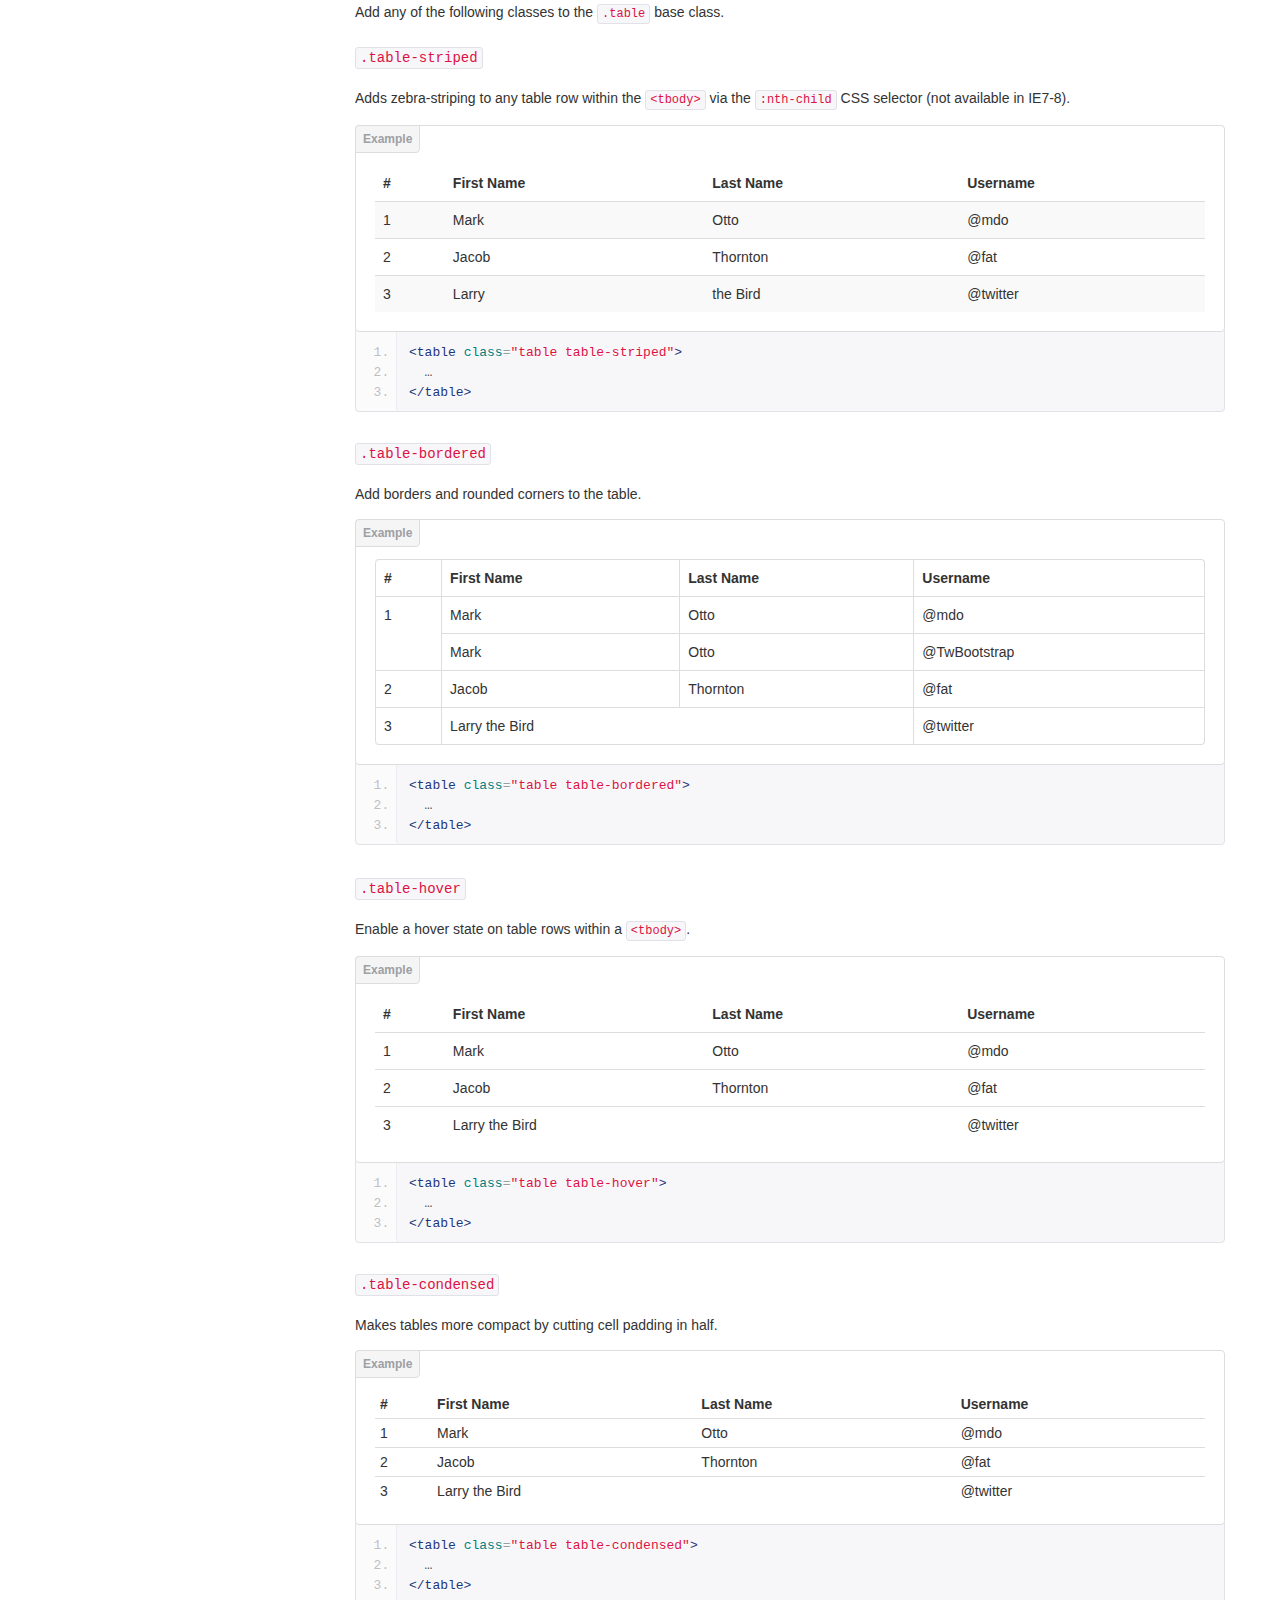
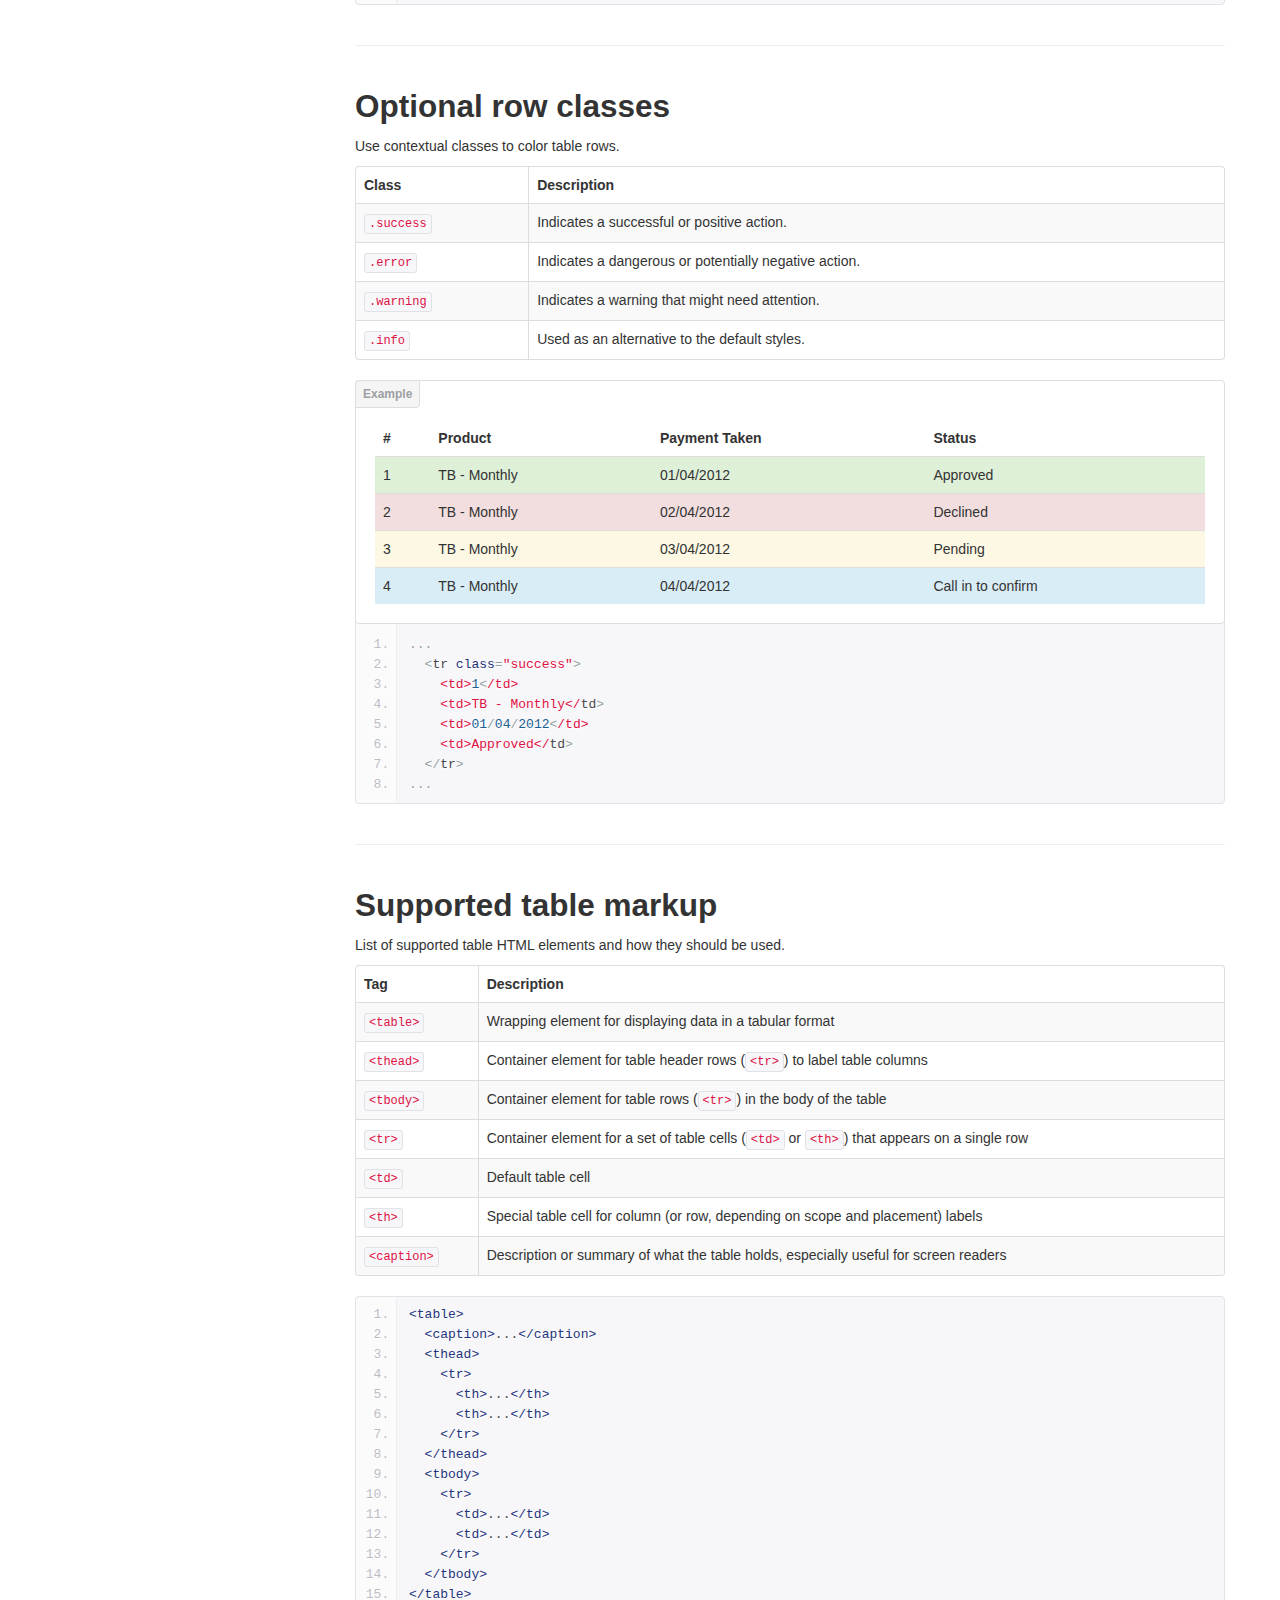
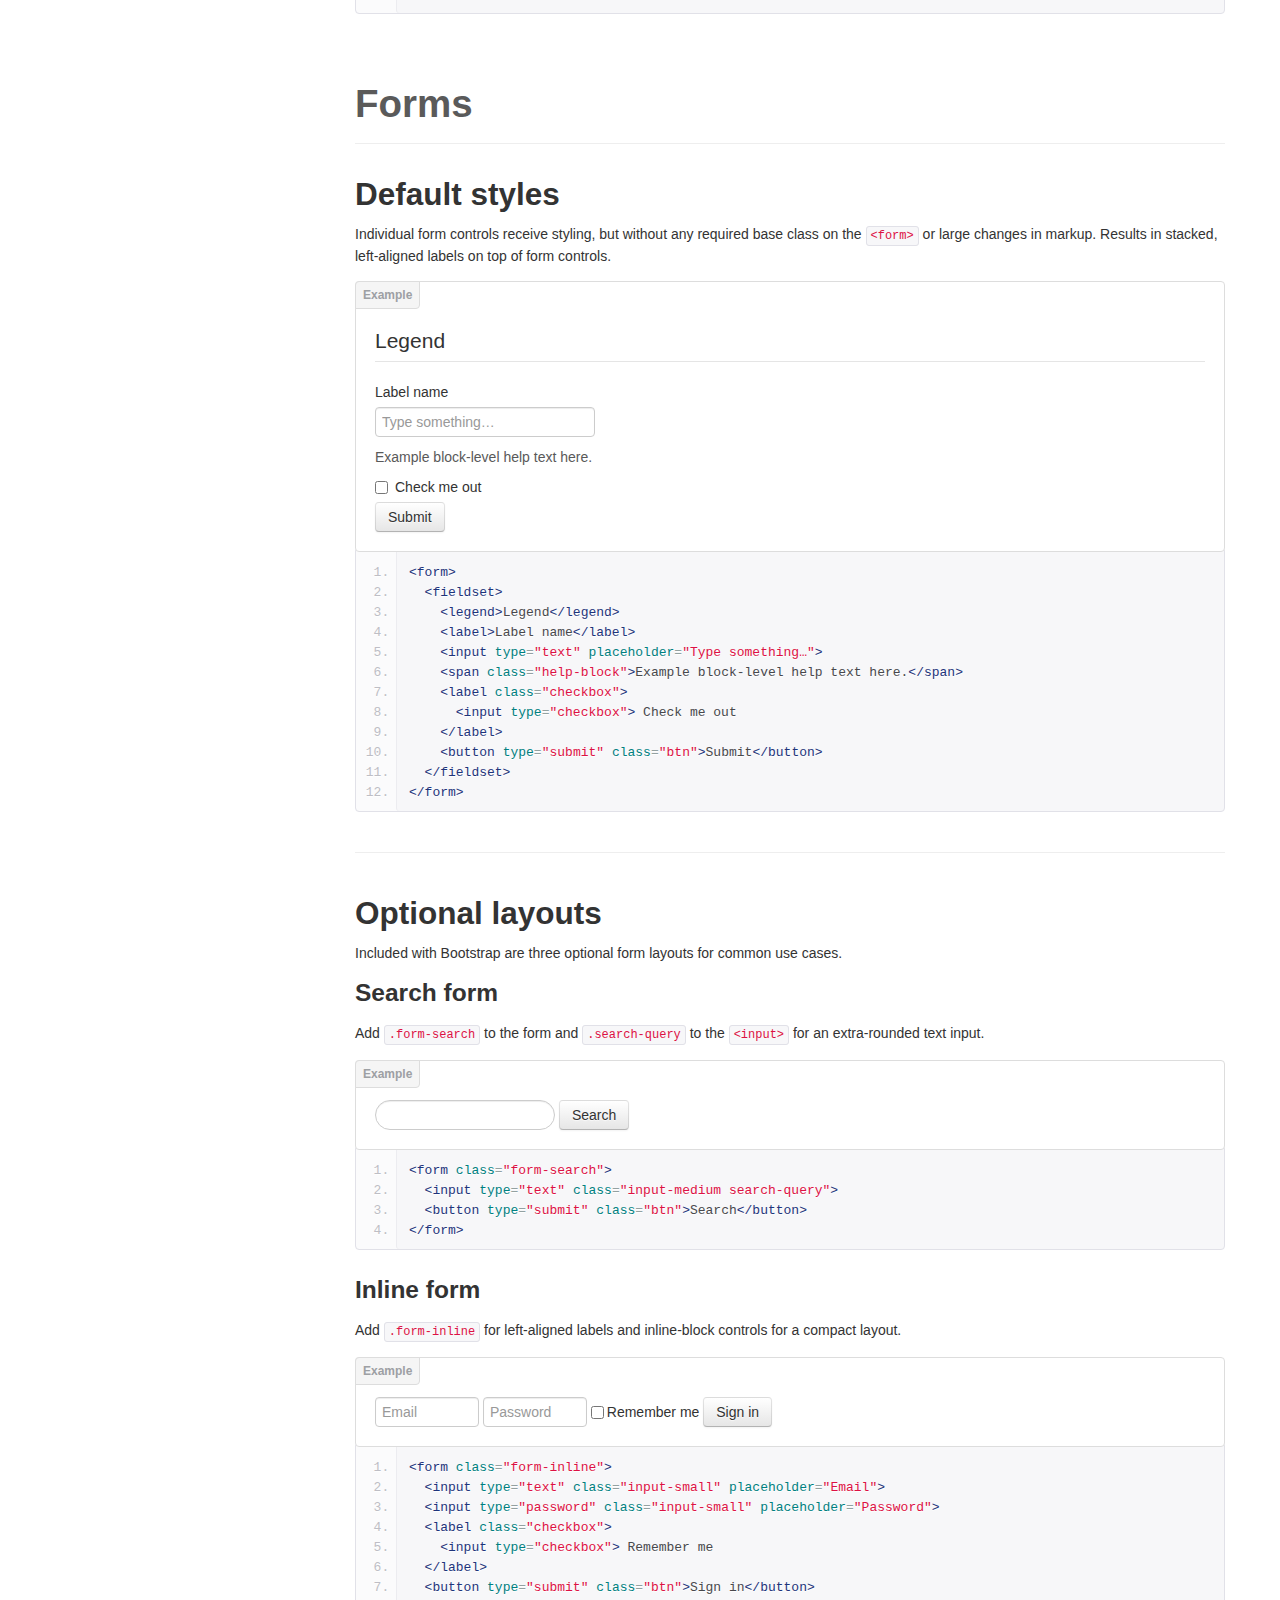
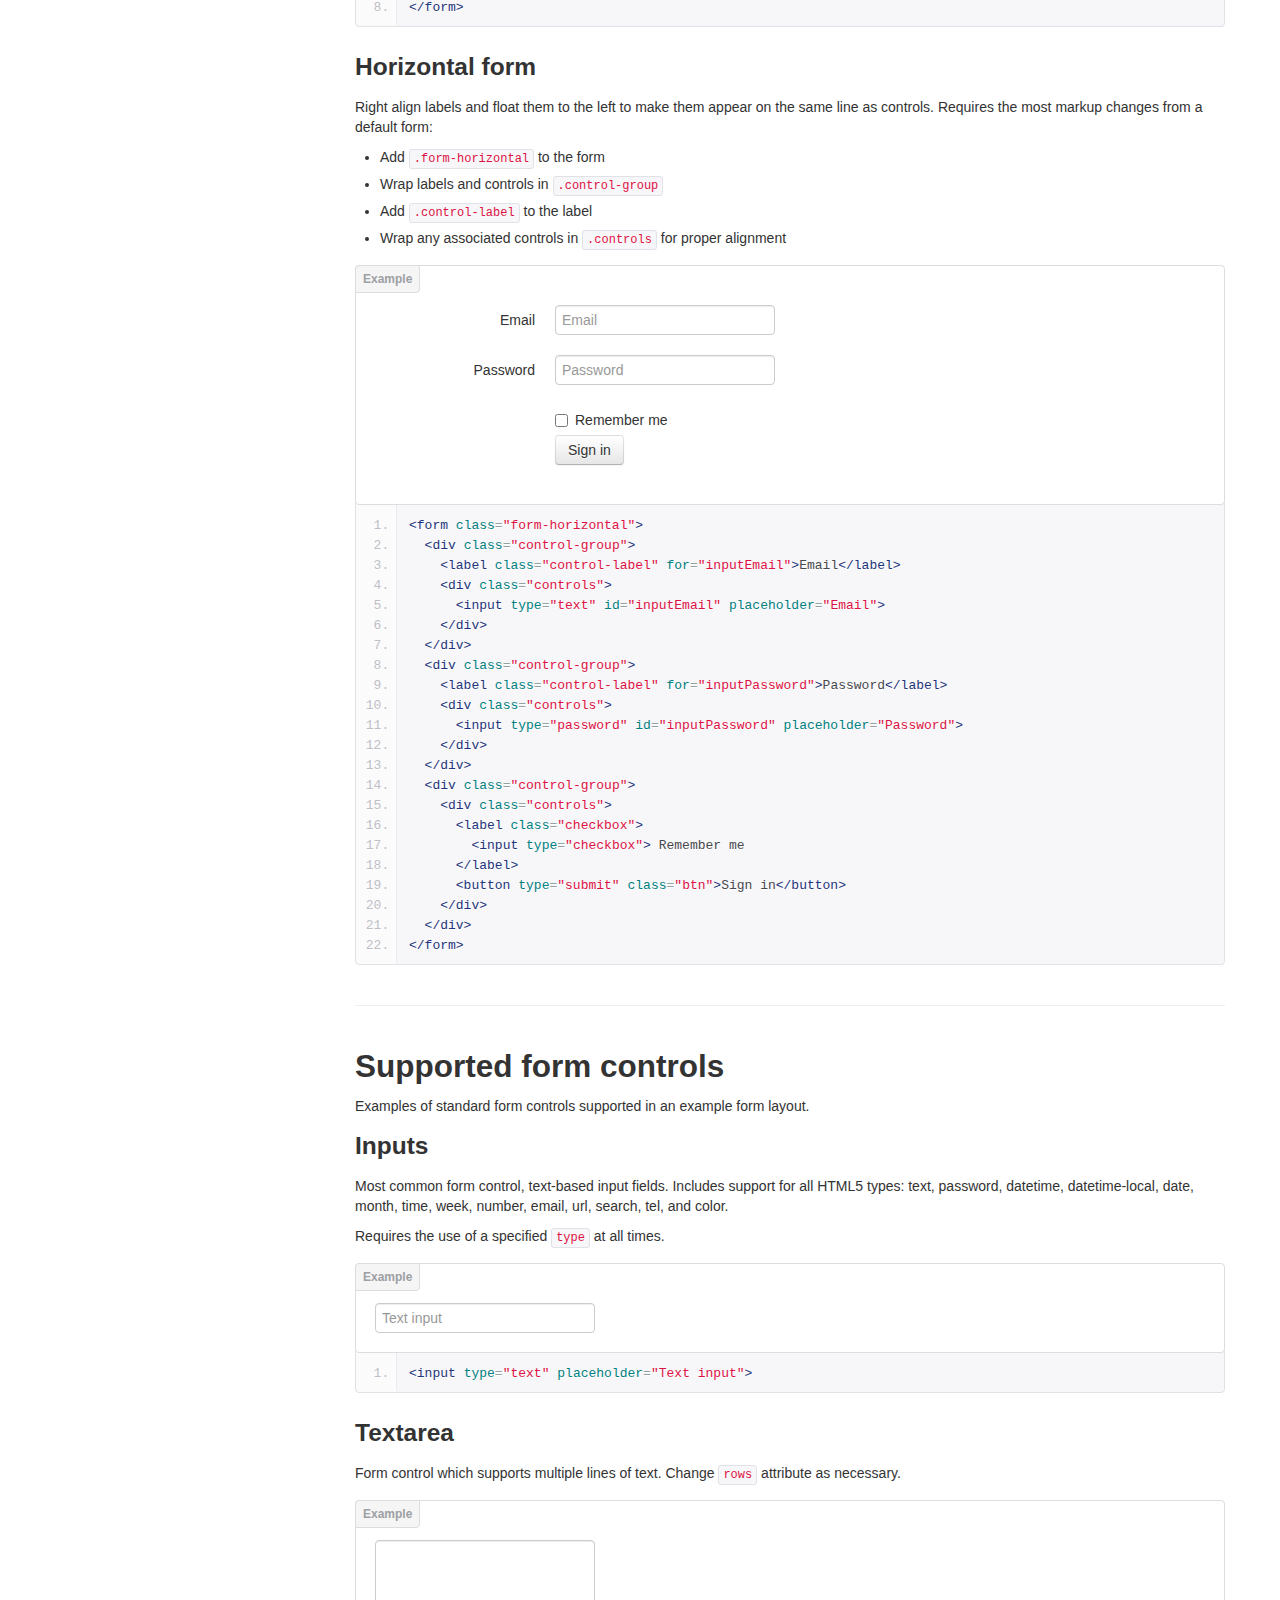
<file: www/lib/angular-timer/bower_components/bootstrap/docs/base-css.html>
<!DOCTYPE html>
<html lang="en">
  <head>
    <meta charset="utf-8">
    <title>Base · Bootstrap</title>
    <meta name="viewport" content="width=device-width, initial-scale=1.0">
    <meta name="description" content="">
    <meta name="author" content="">

    <!-- Le styles -->
    <link href="assets/css/bootstrap.css" rel="stylesheet">
    <link href="assets/css/bootstrap-responsive.css" rel="stylesheet">
    <link href="assets/css/docs.css" rel="stylesheet">
    <link href="assets/js/google-code-prettify/prettify.css" rel="stylesheet">

    <!-- Le HTML5 shim, for IE6-8 support of HTML5 elements -->
    <!--[if lt IE 9]>
      <script src="assets/js/html5shiv.js"></script>
    <![endif]-->

    <!-- Le fav and touch icons -->
    <link rel="apple-touch-icon-precomposed" sizes="144x144" href="assets/ico/apple-touch-icon-144-precomposed.png">
    <link rel="apple-touch-icon-precomposed" sizes="114x114" href="assets/ico/apple-touch-icon-114-precomposed.png">
      <link rel="apple-touch-icon-precomposed" sizes="72x72" href="assets/ico/apple-touch-icon-72-precomposed.png">
                    <link rel="apple-touch-icon-precomposed" href="assets/ico/apple-touch-icon-57-precomposed.png">
                                   <link rel="shortcut icon" href="assets/ico/favicon.png">

    <script type="text/javascript">
      var _gaq = _gaq || [];
      _gaq.push(['_setAccount', 'UA-146052-10']);
      _gaq.push(['_trackPageview']);
      (function() {
        var ga = document.createElement('script'); ga.type = 'text/javascript'; ga.async = true;
        ga.src = ('https:' == document.location.protocol ? 'https://ssl' : 'http://www') + '.google-analytics.com/ga.js';
        var s = document.getElementsByTagName('script')[0]; s.parentNode.insertBefore(ga, s);
      })();
    </script>
  </head>

  <body data-spy="scroll" data-target=".bs-docs-sidebar">

    <!-- Navbar
    ================================================== -->
    <div class="navbar navbar-inverse navbar-fixed-top">
      <div class="navbar-inner">
        <div class="container">
          <button type="button" class="btn btn-navbar" data-toggle="collapse" data-target=".nav-collapse">
            <span class="icon-bar"></span>
            <span class="icon-bar"></span>
            <span class="icon-bar"></span>
          </button>
          <a class="brand" href="./index.html">Bootstrap</a>
          <div class="nav-collapse collapse">
            <ul class="nav">
              <li class="">
                <a href="./index.html">Home</a>
              </li>
              <li class="">
                <a href="./getting-started.html">Get started</a>
              </li>
              <li class="">
                <a href="./scaffolding.html">Scaffolding</a>
              </li>
              <li class="active">
                <a href="./base-css.html">Base CSS</a>
              </li>
              <li class="">
                <a href="./components.html">Components</a>
              </li>
              <li class="">
                <a href="./javascript.html">JavaScript</a>
              </li>
              <li class="">
                <a href="./customize.html">Customize</a>
              </li>
            </ul>
          </div>
        </div>
      </div>
    </div>

<!-- Subhead
================================================== -->
<header class="jumbotron subhead" id="overview">
  <div class="container">
    <h1>Base CSS</h1>
    <p class="lead">Fundamental HTML elements styled and enhanced with extensible classes.</p>
  </div>
</header>


  <div class="container">

    <!-- Docs nav
    ================================================== -->
    <div class="row">
      <div class="span3 bs-docs-sidebar">
        <ul class="nav nav-list bs-docs-sidenav">
          <li><a href="#typography"><i class="icon-chevron-right"></i> Typography</a></li>
          <li><a href="#code"><i class="icon-chevron-right"></i> Code</a></li>
          <li><a href="#tables"><i class="icon-chevron-right"></i> Tables</a></li>
          <li><a href="#forms"><i class="icon-chevron-right"></i> Forms</a></li>
          <li><a href="#buttons"><i class="icon-chevron-right"></i> Buttons</a></li>
          <li><a href="#images"><i class="icon-chevron-right"></i> Images</a></li>
          <li><a href="#icons"><i class="icon-chevron-right"></i> Icons by Glyphicons</a></li>
        </ul>
      </div>
      <div class="span9">



        <!-- Typography
        ================================================== -->
        <section id="typography">
          <div class="page-header">
            <h1>Typography</h1>
          </div>

          <h2 id="headings">Headings</h2>
          <p>All HTML headings, <code>&lt;h1&gt;</code> through <code>&lt;h6&gt;</code> are available.</p>
          <div class="bs-docs-example">
            <h1>h1. Heading 1</h1>
            <h2>h2. Heading 2</h2>
            <h3>h3. Heading 3</h3>
            <h4>h4. Heading 4</h4>
            <h5>h5. Heading 5</h5>
            <h6>h6. Heading 6</h6>
          </div>

          <h2 id="body-copy">Body copy</h2>
          <p>Bootstrap's global default <code>font-size</code> is <strong>14px</strong>, with a <code>line-height</code> of <strong>20px</strong>. This is applied to the <code>&lt;body&gt;</code> and all paragraphs. In addition, <code>&lt;p&gt;</code> (paragraphs) receive a bottom margin of half their line-height (10px by default).</p>
          <div class="bs-docs-example">
            <p>Nullam quis risus eget urna mollis ornare vel eu leo. Cum sociis natoque penatibus et magnis dis parturient montes, nascetur ridiculus mus. Nullam id dolor id nibh ultricies vehicula.</p>
            <p>Cum sociis natoque penatibus et magnis dis parturient montes, nascetur ridiculus mus. Donec ullamcorper nulla non metus auctor fringilla. Duis mollis, est non commodo luctus, nisi erat porttitor ligula, eget lacinia odio sem nec elit. Donec ullamcorper nulla non metus auctor fringilla.</p>
            <p>Maecenas sed diam eget risus varius blandit sit amet non magna. Donec id elit non mi porta gravida at eget metus. Duis mollis, est non commodo luctus, nisi erat porttitor ligula, eget lacinia odio sem nec elit.</p>
          </div>
          <pre class="prettyprint">&lt;p&gt;...&lt;/p&gt;</pre>

          <h3>Lead body copy</h3>
          <p>Make a paragraph stand out by adding <code>.lead</code>.</p>
          <div class="bs-docs-example">
            <p class="lead">Vivamus sagittis lacus vel augue laoreet rutrum faucibus dolor auctor. Duis mollis, est non commodo luctus.</p>
          </div>
          <pre class="prettyprint">&lt;p class="lead"&gt;...&lt;/p&gt;</pre>

          <h3>Built with Less</h3>
          <p>The typographic scale is based on two LESS variables in <strong>variables.less</strong>: <code>@baseFontSize</code> and <code>@baseLineHeight</code>. The first is the base font-size used throughout and the second is the base line-height. We use those variables and some simple math to create the margins, paddings, and line-heights of all our type and more. Customize them and Bootstrap adapts.</p>


          <hr class="bs-docs-separator">


          <h2 id="emphasis">Emphasis</h2>
          <p>Make use of HTML's default emphasis tags with lightweight styles.</p>

          <h3><code>&lt;small&gt;</code></h3>
          <p>For de-emphasizing inline or blocks of text, <small>use the small tag.</small></p>
          <div class="bs-docs-example">
            <p><small>This line of text is meant to be treated as fine print.</small></p>
          </div>
<pre class="prettyprint">
&lt;p&gt;
  &lt;small&gt;This line of text is meant to be treated as fine print.&lt;/small&gt;
&lt;/p&gt;
</pre>

          <h3>Bold</h3>
          <p>For emphasizing a snippet of text with a heavier font-weight.</p>
          <div class="bs-docs-example">
            <p>The following snippet of text is <strong>rendered as bold text</strong>.</p>
          </div>
          <pre class="prettyprint">&lt;strong&gt;rendered as bold text&lt;/strong&gt;</pre>

          <h3>Italics</h3>
          <p>For emphasizing a snippet of text with italics.</p>
          <div class="bs-docs-example">
            <p>The following snippet of text is <em>rendered as italicized text</em>.</p>
          </div>
          <pre class="prettyprint">&lt;em&gt;rendered as italicized text&lt;/em&gt;</pre>

          <p><span class="label label-info">Heads up!</span> Feel free to use <code>&lt;b&gt;</code> and <code>&lt;i&gt;</code> in HTML5. <code>&lt;b&gt;</code> is meant to highlight words or phrases without conveying additional importance while <code>&lt;i&gt;</code> is mostly for voice, technical terms, etc.</p>

          <h3>Alignment classes</h3>
          <p>Easily realign text to components with text alignment classes.</p>
          <div class="bs-docs-example">
            <p class="text-left">Left aligned text.</p>
            <p class="text-center">Center aligned text.</p>
            <p class="text-right">Right aligned text.</p>
          </div>
<pre class="prettyprint linenums">
&lt;p class="text-left"&gt;Left aligned text.&lt;/p&gt;
&lt;p class="text-center"&gt;Center aligned text.&lt;/p&gt;
&lt;p class="text-right"&gt;Right aligned text.&lt;/p&gt;
</pre>

          <h3>Emphasis classes</h3>
          <p>Convey meaning through color with a handful of emphasis utility classes.</p>
          <div class="bs-docs-example">
            <p class="muted">Fusce dapibus, tellus ac cursus commodo, tortor mauris nibh.</p>
            <p class="text-warning">Etiam porta sem malesuada magna mollis euismod.</p>
            <p class="text-error">Donec ullamcorper nulla non metus auctor fringilla.</p>
            <p class="text-info">Aenean eu leo quam. Pellentesque ornare sem lacinia quam venenatis.</p>
            <p class="text-success">Duis mollis, est non commodo luctus, nisi erat porttitor ligula.</p>
          </div>
<pre class="prettyprint linenums">
&lt;p class="muted"&gt;Fusce dapibus, tellus ac cursus commodo, tortor mauris nibh.&lt;/p&gt;
&lt;p class="text-warning"&gt;Etiam porta sem malesuada magna mollis euismod.&lt;/p&gt;
&lt;p class="text-error"&gt;Donec ullamcorper nulla non metus auctor fringilla.&lt;/p&gt;
&lt;p class="text-info"&gt;Aenean eu leo quam. Pellentesque ornare sem lacinia quam venenatis.&lt;/p&gt;
&lt;p class="text-success"&gt;Duis mollis, est non commodo luctus, nisi erat porttitor ligula.&lt;/p&gt;
</pre>


          <hr class="bs-docs-separator">


          <h2 id="abbreviations">Abbreviations</h2>
          <p>Stylized implementation of HTML's <code>&lt;abbr&gt;</code> element for abbreviations and acronyms to show the expanded version on hover. Abbreviations with a <code>title</code> attribute have a light dotted bottom border and a help cursor on hover, providing additional context on hover.</p>

          <h3><code>&lt;abbr&gt;</code></h3>
          <p>For expanded text on long hover of an abbreviation, include the <code>title</code> attribute.</p>
          <div class="bs-docs-example">
            <p>An abbreviation of the word attribute is <abbr title="attribute">attr</abbr>.</p>
          </div>
          <pre class="prettyprint">&lt;abbr title="attribute"&gt;attr&lt;/abbr&gt;</pre>

          <h3><code>&lt;abbr class="initialism"&gt;</code></h3>
          <p>Add <code>.initialism</code> to an abbreviation for a slightly smaller font-size.</p>
          <div class="bs-docs-example">
            <p><abbr title="HyperText Markup Language" class="initialism">HTML</abbr> is the best thing since sliced bread.</p>
          </div>
          <pre class="prettyprint">&lt;abbr title="HyperText Markup Language" class="initialism"&gt;HTML&lt;/abbr&gt;</pre>


          <hr class="bs-docs-separator">


          <h2 id="addresses">Addresses</h2>
          <p>Present contact information for the nearest ancestor or the entire body of work.</p>

          <h3><code>&lt;address&gt;</code></h3>
          <p>Preserve formatting by ending all lines with <code>&lt;br&gt;</code>.</p>
          <div class="bs-docs-example">
            <address>
              <strong>Twitter, Inc.</strong><br>
              795 Folsom Ave, Suite 600<br>
              San Francisco, CA 94107<br>
              <abbr title="Phone">P:</abbr> (123) 456-7890
            </address>
            <address>
              <strong>Full Name</strong><br>
              <a href="mailto:#">first.last@example.com</a>
            </address>
          </div>
<pre class="prettyprint linenums">
&lt;address&gt;
  &lt;strong&gt;Twitter, Inc.&lt;/strong&gt;&lt;br&gt;
  795 Folsom Ave, Suite 600&lt;br&gt;
  San Francisco, CA 94107&lt;br&gt;
  &lt;abbr title="Phone"&gt;P:&lt;/abbr&gt; (123) 456-7890
&lt;/address&gt;

&lt;address&gt;
  &lt;strong&gt;Full Name&lt;/strong&gt;&lt;br&gt;
  &lt;a href="mailto:#"&gt;first.last@example.com&lt;/a&gt;
&lt;/address&gt;
</pre>


          <hr class="bs-docs-separator">


          <h2 id="blockquotes">Blockquotes</h2>
          <p>For quoting blocks of content from another source within your document.</p>

          <h3>Default blockquote</h3>
          <p>Wrap <code>&lt;blockquote&gt;</code> around any <abbr title="HyperText Markup Language">HTML</abbr> as the quote. For straight quotes we recommend a <code>&lt;p&gt;</code>.</p>
          <div class="bs-docs-example">
            <blockquote>
              <p>Lorem ipsum dolor sit amet, consectetur adipiscing elit. Integer posuere erat a ante.</p>
            </blockquote>
          </div>
<pre class="prettyprint linenums">
&lt;blockquote&gt;
  &lt;p&gt;Lorem ipsum dolor sit amet, consectetur adipiscing elit. Integer posuere erat a ante.&lt;/p&gt;
&lt;/blockquote&gt;
</pre>

          <h3>Blockquote options</h3>
          <p>Style and content changes for simple variations on a standard blockquote.</p>

          <h4>Naming a source</h4>
          <p>Add <code>&lt;small&gt;</code> tag for identifying the source. Wrap the name of the source work in <code>&lt;cite&gt;</code>.</p>
          <div class="bs-docs-example">
            <blockquote>
              <p>Lorem ipsum dolor sit amet, consectetur adipiscing elit. Integer posuere erat a ante.</p>
              <small>Someone famous in <cite title="Source Title">Source Title</cite></small>
            </blockquote>
          </div>
<pre class="prettyprint linenums">
&lt;blockquote&gt;
  &lt;p&gt;Lorem ipsum dolor sit amet, consectetur adipiscing elit. Integer posuere erat a ante.&lt;/p&gt;
  &lt;small&gt;Someone famous &lt;cite title="Source Title"&gt;Source Title&lt;/cite&gt;&lt;/small&gt;
&lt;/blockquote&gt;
</pre>

          <h4>Alternate displays</h4>
          <p>Use <code>.pull-right</code> for a floated, right-aligned blockquote.</p>
          <div class="bs-docs-example" style="overflow: hidden;">
            <blockquote class="pull-right">
              <p>Lorem ipsum dolor sit amet, consectetur adipiscing elit. Integer posuere erat a ante.</p>
              <small>Someone famous in <cite title="Source Title">Source Title</cite></small>
            </blockquote>
          </div>
<pre class="prettyprint linenums">
&lt;blockquote class="pull-right"&gt;
  ...
&lt;/blockquote&gt;
</pre>


          <hr class="bs-docs-separator">


          <!-- Lists -->
          <h2 id="lists">Lists</h2>

          <h3>Unordered</h3>
          <p>A list of items in which the order does <em>not</em> explicitly matter.</p>
          <div class="bs-docs-example">
            <ul>
              <li>Lorem ipsum dolor sit amet</li>
              <li>Consectetur adipiscing elit</li>
              <li>Integer molestie lorem at massa</li>
              <li>Facilisis in pretium nisl aliquet</li>
              <li>Nulla volutpat aliquam velit
                <ul>
                  <li>Phasellus iaculis neque</li>
                  <li>Purus sodales ultricies</li>
                  <li>Vestibulum laoreet porttitor sem</li>
                  <li>Ac tristique libero volutpat at</li>
                </ul>
              </li>
              <li>Faucibus porta lacus fringilla vel</li>
              <li>Aenean sit amet erat nunc</li>
              <li>Eget porttitor lorem</li>
            </ul>
          </div>
<pre class="prettyprint linenums">
&lt;ul&gt;
  &lt;li&gt;...&lt;/li&gt;
&lt;/ul&gt;
</pre>

          <h3>Ordered</h3>
          <p>A list of items in which the order <em>does</em> explicitly matter.</p>
          <div class="bs-docs-example">
            <ol>
              <li>Lorem ipsum dolor sit amet</li>
              <li>Consectetur adipiscing elit</li>
              <li>Integer molestie lorem at massa</li>
              <li>Facilisis in pretium nisl aliquet</li>
              <li>Nulla volutpat aliquam velit</li>
              <li>Faucibus porta lacus fringilla vel</li>
              <li>Aenean sit amet erat nunc</li>
              <li>Eget porttitor lorem</li>
            </ol>
          </div>
<pre class="prettyprint linenums">
&lt;ol&gt;
  &lt;li&gt;...&lt;/li&gt;
&lt;/ol&gt;
</pre>

        <h3>Unstyled</h3>
        <p>Remove the default <code>list-style</code> and left padding on list items (immediate children only).</p>
        <div class="bs-docs-example">
          <ul class="unstyled">
            <li>Lorem ipsum dolor sit amet</li>
            <li>Consectetur adipiscing elit</li>
            <li>Integer molestie lorem at massa</li>
            <li>Facilisis in pretium nisl aliquet</li>
            <li>Nulla volutpat aliquam velit
              <ul>
                <li>Phasellus iaculis neque</li>
                <li>Purus sodales ultricies</li>
                <li>Vestibulum laoreet porttitor sem</li>
                <li>Ac tristique libero volutpat at</li>
              </ul>
            </li>
            <li>Faucibus porta lacus fringilla vel</li>
            <li>Aenean sit amet erat nunc</li>
            <li>Eget porttitor lorem</li>
          </ul>
        </div>
<pre class="prettyprint linenums">
&lt;ul class="unstyled"&gt;
  &lt;li&gt;...&lt;/li&gt;
&lt;/ul&gt;
</pre>

        <h3>Inline</h3>
        <p>Place all list items on a single line with <code>inline-block</code> and some light padding.</p>
        <div class="bs-docs-example">
          <ul class="inline">
            <li>Lorem ipsum</li>
            <li>Phasellus iaculis</li>
            <li>Nulla volutpat</li>
          </ul>
        </div>
<pre class="prettyprint linenums">
&lt;ul class="inline"&gt;
  &lt;li&gt;...&lt;/li&gt;
&lt;/ul&gt;
</pre>

        <h3>Description</h3>
        <p>A list of terms with their associated descriptions.</p>
        <div class="bs-docs-example">
          <dl>
            <dt>Description lists</dt>
            <dd>A description list is perfect for defining terms.</dd>
            <dt>Euismod</dt>
            <dd>Vestibulum id ligula porta felis euismod semper eget lacinia odio sem nec elit.</dd>
            <dd>Donec id elit non mi porta gravida at eget metus.</dd>
            <dt>Malesuada porta</dt>
            <dd>Etiam porta sem malesuada magna mollis euismod.</dd>
          </dl>
        </div>
<pre class="prettyprint linenums">
&lt;dl&gt;
  &lt;dt&gt;...&lt;/dt&gt;
  &lt;dd&gt;...&lt;/dd&gt;
&lt;/dl&gt;
</pre>

        <h4>Horizontal description</h4>
        <p>Make terms and descriptions in <code>&lt;dl&gt;</code> line up side-by-side.</p>
        <div class="bs-docs-example">
          <dl class="dl-horizontal">
            <dt>Description lists</dt>
            <dd>A description list is perfect for defining terms.</dd>
            <dt>Euismod</dt>
            <dd>Vestibulum id ligula porta felis euismod semper eget lacinia odio sem nec elit.</dd>
            <dd>Donec id elit non mi porta gravida at eget metus.</dd>
            <dt>Malesuada porta</dt>
            <dd>Etiam porta sem malesuada magna mollis euismod.</dd>
            <dt>Felis euismod semper eget lacinia</dt>
            <dd>Fusce dapibus, tellus ac cursus commodo, tortor mauris condimentum nibh, ut fermentum massa justo sit amet risus.</dd>
          </dl>
        </div>
<pre class="prettyprint linenums">
&lt;dl class="dl-horizontal"&gt;
  &lt;dt&gt;...&lt;/dt&gt;
  &lt;dd&gt;...&lt;/dd&gt;
&lt;/dl&gt;
</pre>
        <p>
          <span class="label label-info">Heads up!</span>
          Horizontal description lists will truncate terms that are too long to fit in the left column fix <code>text-overflow</code>. In narrower viewports, they will change to the default stacked layout.
        </p>
      </section>



        <!-- Code
        ================================================== -->
        <section id="code">
          <div class="page-header">
            <h1>Code</h1>
          </div>

          <h2>Inline</h2>
          <p>Wrap inline snippets of code with <code>&lt;code&gt;</code>.</p>
<div class="bs-docs-example">
  For example, <code>&lt;section&gt;</code> should be wrapped as inline.
</div>
<pre class="prettyprint linenums">
For example, &lt;code&gt;&amp;lt;section&amp;gt;&lt;/code&gt; should be wrapped as inline.
</pre>

          <h2>Basic block</h2>
          <p>Use <code>&lt;pre&gt;</code> for multiple lines of code. Be sure to escape any angle brackets in the code for proper rendering.</p>
<div class="bs-docs-example">
  <pre>&lt;p&gt;Sample text here...&lt;/p&gt;</pre>
</div>
<pre class="prettyprint linenums" style="margin-bottom: 9px;">
&lt;pre&gt;
  &amp;lt;p&amp;gt;Sample text here...&amp;lt;/p&amp;gt;
&lt;/pre&gt;
</pre>
          <p><span class="label label-info">Heads up!</span> Be sure to keep code within <code>&lt;pre&gt;</code> tags as close to the left as possible; it will render all tabs.</p>
          <p>You may optionally add the <code>.pre-scrollable</code> class which will set a max-height of 350px and provide a y-axis scrollbar.</p>
        </section>



        <!-- Tables
        ================================================== -->
        <section id="tables">
          <div class="page-header">
            <h1>Tables</h1>
          </div>

          <h2>Default styles</h2>
          <p>For basic styling&mdash;light padding and only horizontal dividers&mdash;add the base class <code>.table</code> to any <code>&lt;table&gt;</code>.</p>
          <div class="bs-docs-example">
            <table class="table">
              <thead>
                <tr>
                  <th>#</th>
                  <th>First Name</th>
                  <th>Last Name</th>
                  <th>Username</th>
                </tr>
              </thead>
              <tbody>
                <tr>
                  <td>1</td>
                  <td>Mark</td>
                  <td>Otto</td>
                  <td>@mdo</td>
                </tr>
                <tr>
                  <td>2</td>
                  <td>Jacob</td>
                  <td>Thornton</td>
                  <td>@fat</td>
                </tr>
                <tr>
                  <td>3</td>
                  <td>Larry</td>
                  <td>the Bird</td>
                  <td>@twitter</td>
                </tr>
              </tbody>
            </table>
          </div>
<pre class="prettyprint linenums">
&lt;table class="table"&gt;
  …
&lt;/table&gt;
</pre>


          <hr class="bs-docs-separator">


          <h2>Optional classes</h2>
          <p>Add any of the following classes to the <code>.table</code> base class.</p>

          <h3><code>.table-striped</code></h3>
          <p>Adds zebra-striping to any table row within the <code>&lt;tbody&gt;</code> via the <code>:nth-child</code> CSS selector (not available in IE7-8).</p>
          <div class="bs-docs-example">
            <table class="table table-striped">
              <thead>
                <tr>
                  <th>#</th>
                  <th>First Name</th>
                  <th>Last Name</th>
                  <th>Username</th>
                </tr>
              </thead>
              <tbody>
                <tr>
                  <td>1</td>
                  <td>Mark</td>
                  <td>Otto</td>
                  <td>@mdo</td>
                </tr>
                <tr>
                  <td>2</td>
                  <td>Jacob</td>
                  <td>Thornton</td>
                  <td>@fat</td>
                </tr>
                <tr>
                  <td>3</td>
                  <td>Larry</td>
                  <td>the Bird</td>
                  <td>@twitter</td>
                </tr>
              </tbody>
            </table>
          </div>
<pre class="prettyprint linenums" style="margin-bottom: 18px;">
&lt;table class="table table-striped"&gt;
  …
&lt;/table&gt;
</pre>

          <h3><code>.table-bordered</code></h3>
          <p>Add borders and rounded corners to the table.</p>
          <div class="bs-docs-example">
            <table class="table table-bordered">
              <thead>
                <tr>
                  <th>#</th>
                  <th>First Name</th>
                  <th>Last Name</th>
                  <th>Username</th>
                </tr>
              </thead>
              <tbody>
                <tr>
                  <td rowspan="2">1</td>
                  <td>Mark</td>
                  <td>Otto</td>
                  <td>@mdo</td>
                </tr>
                <tr>
                  <td>Mark</td>
                  <td>Otto</td>
                  <td>@TwBootstrap</td>
                </tr>
                <tr>
                  <td>2</td>
                  <td>Jacob</td>
                  <td>Thornton</td>
                  <td>@fat</td>
                </tr>
                <tr>
                  <td>3</td>
                  <td colspan="2">Larry the Bird</td>
                  <td>@twitter</td>
                </tr>
              </tbody>
            </table>
          </div>
<pre class="prettyprint linenums">
&lt;table class="table table-bordered"&gt;
  …
&lt;/table&gt;
</pre>

          <h3><code>.table-hover</code></h3>
          <p>Enable a hover state on table rows within a <code>&lt;tbody&gt;</code>.</p>
          <div class="bs-docs-example">
            <table class="table table-hover">
              <thead>
                <tr>
                  <th>#</th>
                  <th>First Name</th>
                  <th>Last Name</th>
                  <th>Username</th>
                </tr>
              </thead>
              <tbody>
                <tr>
                  <td>1</td>
                  <td>Mark</td>
                  <td>Otto</td>
                  <td>@mdo</td>
                </tr>
                <tr>
                  <td>2</td>
                  <td>Jacob</td>
                  <td>Thornton</td>
                  <td>@fat</td>
                </tr>
                <tr>
                  <td>3</td>
                  <td colspan="2">Larry the Bird</td>
                  <td>@twitter</td>
                </tr>
              </tbody>
            </table>
          </div>
<pre class="prettyprint linenums" style="margin-bottom: 18px;">
&lt;table class="table table-hover"&gt;
  …
&lt;/table&gt;
</pre>

          <h3><code>.table-condensed</code></h3>
          <p>Makes tables more compact by cutting cell padding in half.</p>
          <div class="bs-docs-example">
            <table class="table table-condensed">
              <thead>
                <tr>
                  <th>#</th>
                  <th>First Name</th>
                  <th>Last Name</th>
                  <th>Username</th>
                </tr>
              </thead>
              <tbody>
                <tr>
                  <td>1</td>
                  <td>Mark</td>
                  <td>Otto</td>
                  <td>@mdo</td>
                </tr>
                <tr>
                  <td>2</td>
                  <td>Jacob</td>
                  <td>Thornton</td>
                  <td>@fat</td>
                </tr>
                <tr>
                  <td>3</td>
                  <td colspan="2">Larry the Bird</td>
                  <td>@twitter</td>
                </tr>
              </tbody>
            </table>
          </div>
<pre class="prettyprint linenums" style="margin-bottom: 18px;">
&lt;table class="table table-condensed"&gt;
  …
&lt;/table&gt;
</pre>


          <hr class="bs-docs-separator">


          <h2>Optional row classes</h2>
          <p>Use contextual classes to color table rows.</p>
          <table class="table table-bordered table-striped">
            <colgroup>
              <col class="span1">
              <col class="span7">
            </colgroup>
            <thead>
              <tr>
                <th>Class</th>
                <th>Description</th>
              </tr>
            </thead>
            <tbody>
              <tr>
                <td>
                  <code>.success</code>
                </td>
                <td>Indicates a successful or positive action.</td>
              </tr>
              <tr>
                <td>
                  <code>.error</code>
                </td>
                <td>Indicates a dangerous or potentially negative action.</td>
              </tr>
              <tr>
                <td>
                  <code>.warning</code>
                </td>
                <td>Indicates a warning that might need attention.</td>
              </tr>
              <tr>
                <td>
                  <code>.info</code>
                </td>
                <td>Used as an alternative to the default styles.</td>
              </tr>
            </tbody>
          </table>
          <div class="bs-docs-example">
            <table class="table">
              <thead>
                <tr>
                  <th>#</th>
                  <th>Product</th>
                  <th>Payment Taken</th>
                  <th>Status</th>
                </tr>
              </thead>
              <tbody>
                <tr class="success">
                  <td>1</td>
                  <td>TB - Monthly</td>
                  <td>01/04/2012</td>
                  <td>Approved</td>
                </tr>
                <tr class="error">
                  <td>2</td>
                  <td>TB - Monthly</td>
                  <td>02/04/2012</td>
                  <td>Declined</td>
                </tr>
                <tr class="warning">
                  <td>3</td>
                  <td>TB - Monthly</td>
                  <td>03/04/2012</td>
                  <td>Pending</td>
                </tr>
                <tr class="info">
                  <td>4</td>
                  <td>TB - Monthly</td>
                  <td>04/04/2012</td>
                  <td>Call in to confirm</td>
                </tr>
              </tbody>
            </table>
          </div>
<pre class="prettyprint linenums">
...
  &lt;tr class="success"&gt;
    &lt;td&gt;1&lt;/td&gt;
    &lt;td&gt;TB - Monthly&lt;/td&gt;
    &lt;td&gt;01/04/2012&lt;/td&gt;
    &lt;td&gt;Approved&lt;/td&gt;
  &lt;/tr&gt;
...
</pre>


          <hr class="bs-docs-separator">


          <h2>Supported table markup</h2>
          <p>List of supported table HTML elements and how they should be used.</p>
          <table class="table table-bordered table-striped">
            <colgroup>
              <col class="span1">
              <col class="span7">
            </colgroup>
            <thead>
              <tr>
                <th>Tag</th>
                <th>Description</th>
              </tr>
            </thead>
            <tbody>
              <tr>
                <td>
                  <code>&lt;table&gt;</code>
                </td>
                <td>
                  Wrapping element for displaying data in a tabular format
                </td>
              </tr>
              <tr>
                <td>
                  <code>&lt;thead&gt;</code>
                </td>
                <td>
                  Container element for table header rows (<code>&lt;tr&gt;</code>) to label table columns
                </td>
              </tr>
              <tr>
                <td>
                  <code>&lt;tbody&gt;</code>
                </td>
                <td>
                  Container element for table rows (<code>&lt;tr&gt;</code>) in the body of the table
                </td>
              </tr>
              <tr>
                <td>
                  <code>&lt;tr&gt;</code>
                </td>
                <td>
                  Container element for a set of table cells (<code>&lt;td&gt;</code> or <code>&lt;th&gt;</code>) that appears on a single row
                </td>
              </tr>
              <tr>
                <td>
                  <code>&lt;td&gt;</code>
                </td>
                <td>
                  Default table cell
                </td>
              </tr>
              <tr>
                <td>
                  <code>&lt;th&gt;</code>
                </td>
                <td>
                  Special table cell for column (or row, depending on scope and placement) labels
                </td>
              </tr>
              <tr>
                <td>
                  <code>&lt;caption&gt;</code>
                </td>
                <td>
                  Description or summary of what the table holds, especially useful for screen readers
                </td>
              </tr>
            </tbody>
          </table>
<pre class="prettyprint linenums">
&lt;table&gt;
  &lt;caption&gt;...&lt;/caption&gt;
  &lt;thead&gt;
    &lt;tr&gt;
      &lt;th&gt;...&lt;/th&gt;
      &lt;th&gt;...&lt;/th&gt;
    &lt;/tr&gt;
  &lt;/thead&gt;
  &lt;tbody&gt;
    &lt;tr&gt;
      &lt;td&gt;...&lt;/td&gt;
      &lt;td&gt;...&lt;/td&gt;
    &lt;/tr&gt;
  &lt;/tbody&gt;
&lt;/table&gt;
</pre>

        </section>



        <!-- Forms
        ================================================== -->
        <section id="forms">
          <div class="page-header">
            <h1>Forms</h1>
          </div>

          <h2>Default styles</h2>
          <p>Individual form controls receive styling, but without any required base class on the <code>&lt;form&gt;</code> or large changes in markup. Results in stacked, left-aligned labels on top of form controls.</p>
          <form class="bs-docs-example">
            <fieldset>
              <legend>Legend</legend>
              <label>Label name</label>
              <input type="text" placeholder="Type something…">
              <span class="help-block">Example block-level help text here.</span>
              <label class="checkbox">
                <input type="checkbox"> Check me out
              </label>
              <button type="submit" class="btn">Submit</button>
            </fieldset>
          </form>
<pre class="prettyprint linenums">
&lt;form&gt;
  &lt;fieldset&gt;
    &lt;legend&gt;Legend&lt;/legend&gt;
    &lt;label&gt;Label name&lt;/label&gt;
    &lt;input type="text" placeholder="Type something…"&gt;
    &lt;span class="help-block"&gt;Example block-level help text here.&lt;/span&gt;
    &lt;label class="checkbox"&gt;
      &lt;input type="checkbox"&gt; Check me out
    &lt;/label&gt;
    &lt;button type="submit" class="btn"&gt;Submit&lt;/button&gt;
  &lt;/fieldset&gt;
&lt;/form&gt;
</pre>


          <hr class="bs-docs-separator">


          <h2>Optional layouts</h2>
          <p>Included with Bootstrap are three optional form layouts for common use cases.</p>

          <h3>Search form</h3>
          <p>Add <code>.form-search</code> to the form and <code>.search-query</code> to the <code>&lt;input&gt;</code> for an extra-rounded text input.</p>
          <form class="bs-docs-example form-search">
            <input type="text" class="input-medium search-query">
            <button type="submit" class="btn">Search</button>
          </form>
<pre class="prettyprint linenums">
&lt;form class="form-search"&gt;
  &lt;input type="text" class="input-medium search-query"&gt;
  &lt;button type="submit" class="btn"&gt;Search&lt;/button&gt;
&lt;/form&gt;
</pre>

          <h3>Inline form</h3>
          <p>Add <code>.form-inline</code> for left-aligned labels and inline-block controls for a compact layout.</p>
          <form class="bs-docs-example form-inline">
            <input type="text" class="input-small" placeholder="Email">
            <input type="password" class="input-small" placeholder="Password">
            <label class="checkbox">
              <input type="checkbox"> Remember me
            </label>
            <button type="submit" class="btn">Sign in</button>
          </form>
<pre class="prettyprint linenums">
&lt;form class="form-inline"&gt;
  &lt;input type="text" class="input-small" placeholder="Email"&gt;
  &lt;input type="password" class="input-small" placeholder="Password"&gt;
  &lt;label class="checkbox"&gt;
    &lt;input type="checkbox"&gt; Remember me
  &lt;/label&gt;
  &lt;button type="submit" class="btn"&gt;Sign in&lt;/button&gt;
&lt;/form&gt;
</pre>

          <h3>Horizontal form</h3>
          <p>Right align labels and float them to the left to make them appear on the same line as controls. Requires the most markup changes from a default form:</p>
          <ul>
            <li>Add <code>.form-horizontal</code> to the form</li>
            <li>Wrap labels and controls in <code>.control-group</code></li>
            <li>Add <code>.control-label</code> to the label</li>
            <li>Wrap any associated controls in <code>.controls</code> for proper alignment</li>
          </ul>
          <form class="bs-docs-example form-horizontal">
            <div class="control-group">
              <label class="control-label" for="inputEmail">Email</label>
              <div class="controls">
                <input type="text" id="inputEmail" placeholder="Email">
              </div>
            </div>
            <div class="control-group">
              <label class="control-label" for="inputPassword">Password</label>
              <div class="controls">
                <input type="password" id="inputPassword" placeholder="Password">
              </div>
            </div>
            <div class="control-group">
              <div class="controls">
                <label class="checkbox">
                  <input type="checkbox"> Remember me
                </label>
                <button type="submit" class="btn">Sign in</button>
              </div>
            </div>
          </form>
<pre class="prettyprint linenums">
&lt;form class="form-horizontal"&gt;
  &lt;div class="control-group"&gt;
    &lt;label class="control-label" for="inputEmail"&gt;Email&lt;/label&gt;
    &lt;div class="controls"&gt;
      &lt;input type="text" id="inputEmail" placeholder="Email"&gt;
    &lt;/div&gt;
  &lt;/div&gt;
  &lt;div class="control-group"&gt;
    &lt;label class="control-label" for="inputPassword"&gt;Password&lt;/label&gt;
    &lt;div class="controls"&gt;
      &lt;input type="password" id="inputPassword" placeholder="Password"&gt;
    &lt;/div&gt;
  &lt;/div&gt;
  &lt;div class="control-group"&gt;
    &lt;div class="controls"&gt;
      &lt;label class="checkbox"&gt;
        &lt;input type="checkbox"&gt; Remember me
      &lt;/label&gt;
      &lt;button type="submit" class="btn"&gt;Sign in&lt;/button&gt;
    &lt;/div&gt;
  &lt;/div&gt;
&lt;/form&gt;
</pre>


          <hr class="bs-docs-separator">


          <h2>Supported form controls</h2>
          <p>Examples of standard form controls supported in an example form layout.</p>

          <h3>Inputs</h3>
          <p>Most common form control, text-based input fields. Includes support for all HTML5 types: text, password, datetime, datetime-local, date, month, time, week, number, email, url, search, tel, and color.</p>
          <p>Requires the use of a specified <code>type</code> at all times.</p>
          <form class="bs-docs-example form-inline">
            <input type="text" placeholder="Text input">
          </form>
<pre class="prettyprint linenums">
&lt;input type="text" placeholder="Text input"&gt;
</pre>

          <h3>Textarea</h3>
          <p>Form control which supports multiple lines of text. Change <code>rows</code> attribute as necessary.</p>
          <form class="bs-docs-example form-inline">
            <textarea rows="3"></textarea>
          </form>
<pre class="prettyprint linenums">
&lt;textarea rows="3"&gt;&lt;/textarea&gt;
</pre>

          <h3>Checkboxes and radios</h3>
          <p>Checkboxes are for selecting one or several options in a list while radios are for selecting one option from many.</p>
          <h4>Default (stacked)</h4>
          <form class="bs-docs-example">
            <label class="checkbox">
              <input type="checkbox" value="">
              Option one is this and that&mdash;be sure to include why it's great
            </label>
            <br>
            <label class="radio">
              <input type="radio" name="optionsRadios" id="optionsRadios1" value="option1" checked>
              Option one is this and that&mdash;be sure to include why it's great
            </label>
            <label class="radio">
              <input type="radio" name="optionsRadios" id="optionsRadios2" value="option2">
              Option two can be something else and selecting it will deselect option one
            </label>
          </form>
<pre class="prettyprint linenums">
&lt;label class="checkbox"&gt;
  &lt;input type="checkbox" value=""&gt;
  Option one is this and that&mdash;be sure to include why it's great
&lt;/label&gt;

&lt;label class="radio"&gt;
  &lt;input type="radio" name="optionsRadios" id="optionsRadios1" value="option1" checked&gt;
  Option one is this and that&mdash;be sure to include why it's great
&lt;/label&gt;
&lt;label class="radio"&gt;
  &lt;input type="radio" name="optionsRadios" id="optionsRadios2" value="option2"&gt;
  Option two can be something else and selecting it will deselect option one
&lt;/label&gt;
</pre>

          <h4>Inline checkboxes</h4>
          <p>Add the <code>.inline</code> class to a series of checkboxes or radios for controls appear on the same line.</p>
          <form class="bs-docs-example">
            <label class="checkbox inline">
              <input type="checkbox" id="inlineCheckbox1" value="option1"> 1
            </label>
            <label class="checkbox inline">
              <input type="checkbox" id="inlineCheckbox2" value="option2"> 2
            </label>
            <label class="checkbox inline">
              <input type="checkbox" id="inlineCheckbox3" value="option3"> 3
            </label>
          </form>
<pre class="prettyprint linenums">
&lt;label class="checkbox inline"&gt;
  &lt;input type="checkbox" id="inlineCheckbox1" value="option1"&gt; 1
&lt;/label&gt;
&lt;label class="checkbox inline"&gt;
  &lt;input type="checkbox" id="inlineCheckbox2" value="option2"&gt; 2
&lt;/label&gt;
&lt;label class="checkbox inline"&gt;
  &lt;input type="checkbox" id="inlineCheckbox3" value="option3"&gt; 3
&lt;/label&gt;
</pre>

          <h3>Selects</h3>
          <p>Use the default option or specify a <code>multiple="multiple"</code> to show multiple options at once.</p>
          <form class="bs-docs-example">
            <select>
              <option>1</option>
              <option>2</option>
              <option>3</option>
              <option>4</option>
              <option>5</option>
            </select>
            <br>
            <select multiple="multiple">
              <option>1</option>
              <option>2</option>
              <option>3</option>
              <option>4</option>
              <option>5</option>
            </select>
          </form>
<pre class="prettyprint linenums">
&lt;select&gt;
  &lt;option&gt;1&lt;/option&gt;
  &lt;option&gt;2&lt;/option&gt;
  &lt;option&gt;3&lt;/option&gt;
  &lt;option&gt;4&lt;/option&gt;
  &lt;option&gt;5&lt;/option&gt;
&lt;/select&gt;

&lt;select multiple="multiple"&gt;
  &lt;option&gt;1&lt;/option&gt;
  &lt;option&gt;2&lt;/option&gt;
  &lt;option&gt;3&lt;/option&gt;
  &lt;option&gt;4&lt;/option&gt;
  &lt;option&gt;5&lt;/option&gt;
&lt;/select&gt;
</pre>


          <hr class="bs-docs-separator">


          <h2>Extending form controls</h2>
          <p>Adding on top of existing browser controls, Bootstrap includes other useful form components.</p>

          <h3>Prepended and appended inputs</h3>
          <p>Add text or buttons before or after any text-based input. Do note that <code>select</code> elements are not supported here.</p>

          <h4>Default options</h4>
          <p>Wrap an <code>.add-on</code> and an <code>input</code> with one of two classes to prepend or append text to an input.</p>
          <form class="bs-docs-example">
            <div class="input-prepend">
              <span class="add-on">@</span>
              <input class="span2" id="prependedInput" type="text" placeholder="Username">
            </div>
            <br>
            <div class="input-append">
              <input class="span2" id="appendedInput" type="text">
              <span class="add-on">.00</span>
            </div>
          </form>
<pre class="prettyprint linenums">
&lt;div class="input-prepend"&gt;
  &lt;span class="add-on"&gt;@&lt;/span&gt;
  &lt;input class="span2" id="prependedInput" type="text" placeholder="Username"&gt;
&lt;/div&gt;
&lt;div class="input-append"&gt;
  &lt;input class="span2" id="appendedInput" type="text"&gt;
  &lt;span class="add-on"&gt;.00&lt;/span&gt;
&lt;/div&gt;
</pre>

          <h4>Combined</h4>
          <p>Use both classes and two instances of <code>.add-on</code> to prepend and append an input.</p>
          <form class="bs-docs-example form-inline">
            <div class="input-prepend input-append">
              <span class="add-on">$</span>
              <input class="span2" id="appendedPrependedInput" type="text">
              <span class="add-on">.00</span>
            </div>
          </form>
<pre class="prettyprint linenums">
&lt;div class="input-prepend input-append"&gt;
  &lt;span class="add-on"&gt;$&lt;/span&gt;
  &lt;input class="span2" id="appendedPrependedInput" type="text"&gt;
  &lt;span class="add-on"&gt;.00&lt;/span&gt;
&lt;/div&gt;
</pre>

          <h4>Buttons instead of text</h4>
          <p>Instead of a <code>&lt;span&gt;</code> with text, use a <code>.btn</code> to attach a button (or two) to an input.</p>
          <form class="bs-docs-example">
            <div class="input-append">
              <input class="span2" id="appendedInputButton" type="text">
              <button class="btn" type="button">Go!</button>
            </div>
          </form>
<pre class="prettyprint linenums">
&lt;div class="input-append"&gt;
  &lt;input class="span2" id="appendedInputButton" type="text"&gt;
  &lt;button class="btn" type="button"&gt;Go!&lt;/button&gt;
&lt;/div&gt;
</pre>
          <form class="bs-docs-example">
            <div class="input-append">
              <input class="span2" id="appendedInputButtons" type="text">
              <button class="btn" type="button">Search</button>
              <button class="btn" type="button">Options</button>
            </div>
          </form>
<pre class="prettyprint linenums">
&lt;div class="input-append"&gt;
  &lt;input class="span2" id="appendedInputButtons" type="text"&gt;
  &lt;button class="btn" type="button"&gt;Search&lt;/button&gt;
  &lt;button class="btn" type="button"&gt;Options&lt;/button&gt;
&lt;/div&gt;
</pre>

          <h4>Button dropdowns</h4>
          <p></p>
          <form class="bs-docs-example">
            <div class="input-append">
              <input class="span2" id="appendedDropdownButton" type="text">
              <div class="btn-group">
                <button class="btn dropdown-toggle" data-toggle="dropdown">Action <span class="caret"></span></button>
                <ul class="dropdown-menu">
                  <li><a href="#">Action</a></li>
                  <li><a href="#">Another action</a></li>
                  <li><a href="#">Something else here</a></li>
                  <li class="divider"></li>
                  <li><a href="#">Separated link</a></li>
                </ul>
              </div><!-- /btn-group -->
            </div><!-- /input-append -->
          </form>
<pre class="prettyprint linenums">
&lt;div class="input-append"&gt;
  &lt;input class="span2" id="appendedDropdownButton" type="text"&gt;
  &lt;div class="btn-group"&gt;
    &lt;button class="btn dropdown-toggle" data-toggle="dropdown"&gt;
      Action
      &lt;span class="caret"&gt;&lt;/span&gt;
    &lt;/button&gt;
    &lt;ul class="dropdown-menu"&gt;
      ...
    &lt;/ul&gt;
  &lt;/div&gt;
&lt;/div&gt;
</pre>

          <form class="bs-docs-example">
            <div class="input-prepend">
              <div class="btn-group">
                <button class="btn dropdown-toggle" data-toggle="dropdown">Action <span class="caret"></span></button>
                <ul class="dropdown-menu">
                  <li><a href="#">Action</a></li>
                  <li><a href="#">Another action</a></li>
                  <li><a href="#">Something else here</a></li>
                  <li class="divider"></li>
                  <li><a href="#">Separated link</a></li>
                </ul>
              </div><!-- /btn-group -->
              <input class="span2" id="prependedDropdownButton" type="text">
            </div><!-- /input-prepend -->
          </form>
<pre class="prettyprint linenums">
&lt;div class="input-prepend"&gt;
  &lt;div class="btn-group"&gt;
    &lt;button class="btn dropdown-toggle" data-toggle="dropdown"&gt;
      Action
      &lt;span class="caret"&gt;&lt;/span&gt;
    &lt;/button&gt;
    &lt;ul class="dropdown-menu"&gt;
      ...
    &lt;/ul&gt;
  &lt;/div&gt;
  &lt;input class="span2" id="prependedDropdownButton" type="text"&gt;
&lt;/div&gt;
</pre>

          <form class="bs-docs-example">
            <div class="input-prepend input-append">
              <div class="btn-group">
                <button class="btn dropdown-toggle" data-toggle="dropdown">Action <span class="caret"></span></button>
                <ul class="dropdown-menu">
                  <li><a href="#">Action</a></li>
                  <li><a href="#">Another action</a></li>
                  <li><a href="#">Something else here</a></li>
                  <li class="divider"></li>
                  <li><a href="#">Separated link</a></li>
                </ul>
              </div><!-- /btn-group -->
              <input class="span2" id="appendedPrependedDropdownButton" type="text">
              <div class="btn-group">
                <button class="btn dropdown-toggle" data-toggle="dropdown">Action <span class="caret"></span></button>
                <ul class="dropdown-menu">
                  <li><a href="#">Action</a></li>
                  <li><a href="#">Another action</a></li>
                  <li><a href="#">Something else here</a></li>
                  <li class="divider"></li>
                  <li><a href="#">Separated link</a></li>
                </ul>
              </div><!-- /btn-group -->
            </div><!-- /input-prepend input-append -->
          </form>
<pre class="prettyprint linenums">
&lt;div class="input-prepend input-append"&gt;
  &lt;div class="btn-group"&gt;
    &lt;button class="btn dropdown-toggle" data-toggle="dropdown"&gt;
      Action
      &lt;span class="caret"&gt;&lt;/span&gt;
    &lt;/button&gt;
    &lt;ul class="dropdown-menu"&gt;
      ...
    &lt;/ul&gt;
  &lt;/div&gt;
  &lt;input class="span2" id="appendedPrependedDropdownButton" type="text"&gt;
  &lt;div class="btn-group"&gt;
    &lt;button class="btn dropdown-toggle" data-toggle="dropdown"&gt;
      Action
      &lt;span class="caret"&gt;&lt;/span&gt;
    &lt;/button&gt;
    &lt;ul class="dropdown-menu"&gt;
      ...
    &lt;/ul&gt;
  &lt;/div&gt;
&lt;/div&gt;
</pre>

          <h4>Segmented dropdown groups</h4>
          <form class="bs-docs-example">
            <div class="input-prepend">
              <div class="btn-group">
                <button class="btn" tabindex="-1">Action</button>
                <button class="btn dropdown-toggle" data-toggle="dropdown" tabindex="-1">
                  <span class="caret"></span>
                </button>
                <ul class="dropdown-menu">
                  <li><a href="#">Action</a></li>
                  <li><a href="#">Another action</a></li>
                  <li><a href="#">Something else here</a></li>
                  <li class="divider"></li>
                  <li><a href="#">Separated link</a></li>
                </ul>
              </div>
              <input type="text">
            </div>
            <div class="input-append">
              <input type="text">
              <div class="btn-group">
                <button class="btn" tabindex="-1">Action</button>
                <button class="btn dropdown-toggle" data-toggle="dropdown" tabindex="-1">
                  <span class="caret"></span>
                </button>
                <ul class="dropdown-menu">
                  <li><a href="#">Action</a></li>
                  <li><a href="#">Another action</a></li>
                  <li><a href="#">Something else here</a></li>
                  <li class="divider"></li>
                  <li><a href="#">Separated link</a></li>
                </ul>
              </div>
            </div>
          </form>
<pre class="prettyprint linenums">
&lt;form&gt;
  &lt;div class="input-prepend"&gt;
    &lt;div class="btn-group"&gt;...&lt;/div&gt;
    &lt;input type="text"&gt;
  &lt;/div&gt;
  &lt;div class="input-append"&gt;
    &lt;input type="text"&gt;
    &lt;div class="btn-group"&gt;...&lt;/div&gt;
  &lt;/div&gt;
&lt;/form&gt;
</pre>

          <h4>Search form</h4>
          <form class="bs-docs-example form-search">
            <div class="input-append">
              <input type="text" class="span2 search-query">
              <button type="submit" class="btn">Search</button>
            </div>
            <div class="input-prepend">
              <button type="submit" class="btn">Search</button>
              <input type="text" class="span2 search-query">
            </div>
          </form>
<pre class="prettyprint linenums">
&lt;form class="form-search"&gt;
  &lt;div class="input-append"&gt;
    &lt;input type="text" class="span2 search-query"&gt;
    &lt;button type="submit" class="btn"&gt;Search&lt;/button&gt;
  &lt;/div&gt;
  &lt;div class="input-prepend"&gt;
    &lt;button type="submit" class="btn"&gt;Search&lt;/button&gt;
    &lt;input type="text" class="span2 search-query"&gt;
  &lt;/div&gt;
&lt;/form&gt;
</pre>

          <h3>Control sizing</h3>
          <p>Use relative sizing classes like <code>.input-large</code> or match your inputs to the grid column sizes using <code>.span*</code> classes.</p>

          <h4>Block level inputs</h4>
          <p>Make any <code>&lt;input&gt;</code> or <code>&lt;textarea&gt;</code> element behave like a block level element.</p>
          <form class="bs-docs-example" style="padding-bottom: 15px;">
            <div class="controls">
              <input class="input-block-level" type="text" placeholder=".input-block-level">
            </div>
          </form>
<pre class="prettyprint linenums">
&lt;input class="input-block-level" type="text" placeholder=".input-block-level"&gt;
</pre>

          <h4>Relative sizing</h4>
          <form class="bs-docs-example" style="padding-bottom: 15px;">
            <div class="controls docs-input-sizes">
              <input class="input-mini" type="text" placeholder=".input-mini">
              <input class="input-small" type="text" placeholder=".input-small">
              <input class="input-medium" type="text" placeholder=".input-medium">
              <input class="input-large" type="text" placeholder=".input-large">
              <input class="input-xlarge" type="text" placeholder=".input-xlarge">
              <input class="input-xxlarge" type="text" placeholder=".input-xxlarge">
            </div>
          </form>
<pre class="prettyprint linenums">
&lt;input class="input-mini" type="text" placeholder=".input-mini"&gt;
&lt;input class="input-small" type="text" placeholder=".input-small"&gt;
&lt;input class="input-medium" type="text" placeholder=".input-medium"&gt;
&lt;input class="input-large" type="text" placeholder=".input-large"&gt;
&lt;input class="input-xlarge" type="text" placeholder=".input-xlarge"&gt;
&lt;input class="input-xxlarge" type="text" placeholder=".input-xxlarge"&gt;
</pre>
          <p>
            <span class="label label-info">Heads up!</span> In future versions, we'll be altering the use of these relative input classes to match our button sizes. For example, <code>.input-large</code> will increase the padding and font-size of an input.
          </p>

          <h4>Grid sizing</h4>
          <p>Use <code>.span1</code> to <code>.span12</code> for inputs that match the same sizes of the grid columns.</p>
          <form class="bs-docs-example" style="padding-bottom: 15px;">
            <div class="controls docs-input-sizes">
              <input class="span1" type="text" placeholder=".span1">
              <input class="span2" type="text" placeholder=".span2">
              <input class="span3" type="text" placeholder=".span3">
              <select class="span1">
                <option>1</option>
                <option>2</option>
                <option>3</option>
                <option>4</option>
                <option>5</option>
              </select>
              <select class="span2">
                <option>1</option>
                <option>2</option>
                <option>3</option>
                <option>4</option>
                <option>5</option>
              </select>
              <select class="span3">
                <option>1</option>
                <option>2</option>
                <option>3</option>
                <option>4</option>
                <option>5</option>
              </select>
            </div>
          </form>
<pre class="prettyprint linenums">
&lt;input class="span1" type="text" placeholder=".span1"&gt;
&lt;input class="span2" type="text" placeholder=".span2"&gt;
&lt;input class="span3" type="text" placeholder=".span3"&gt;
&lt;select class="span1"&gt;
  ...
&lt;/select&gt;
&lt;select class="span2"&gt;
  ...
&lt;/select&gt;
&lt;select class="span3"&gt;
  ...
&lt;/select&gt;
</pre>

          <p>For multiple grid inputs per line, <strong>use the <code>.controls-row</code> modifier class for proper spacing</strong>. It floats the inputs to collapse white-space, sets the proper margins, and clears the float.</p>
          <form class="bs-docs-example" style="padding-bottom: 15px;">
            <div class="controls">
              <input class="span5" type="text" placeholder=".span5">
            </div>
            <div class="controls controls-row">
              <input class="span4" type="text" placeholder=".span4">
              <input class="span1" type="text" placeholder=".span1">
            </div>
            <div class="controls controls-row">
              <input class="span3" type="text" placeholder=".span3">
              <input class="span2" type="text" placeholder=".span2">
            </div>
            <div class="controls controls-row">
              <input class="span2" type="text" placeholder=".span2">
              <input class="span3" type="text" placeholder=".span3">
            </div>
            <div class="controls controls-row">
              <input class="span1" type="text" placeholder=".span1">
              <input class="span4" type="text" placeholder=".span4">
            </div>
          </form>
<pre class="prettyprint linenums">
&lt;div class="controls"&gt;
  &lt;input class="span5" type="text" placeholder=".span5"&gt;
&lt;/div&gt;
&lt;div class="controls controls-row"&gt;
  &lt;input class="span4" type="text" placeholder=".span4"&gt;
  &lt;input class="span1" type="text" placeholder=".span1"&gt;
&lt;/div&gt;
...
</pre>

          <h3>Uneditable inputs</h3>
          <p>Present data in a form that's not editable without using actual form markup.</p>
          <form class="bs-docs-example">
            <span class="input-xlarge uneditable-input">Some value here</span>
          </form>
<pre class="prettyprint linenums">
&lt;span class="input-xlarge uneditable-input"&gt;Some value here&lt;/span&gt;
</pre>

          <h3>Form actions</h3>
          <p>End a form with a group of actions (buttons). When placed within a <code>.form-actions</code>, the buttons will automatically indent to line up with the form controls.</p>
          <form class="bs-docs-example">
            <div class="form-actions">
              <button type="submit" class="btn btn-primary">Save changes</button>
              <button type="button" class="btn">Cancel</button>
            </div>
          </form>
<pre class="prettyprint linenums">
&lt;div class="form-actions"&gt;
  &lt;button type="submit" class="btn btn-primary"&gt;Save changes&lt;/button&gt;
  &lt;button type="button" class="btn"&gt;Cancel&lt;/button&gt;
&lt;/div&gt;
</pre>

          <h3>Help text</h3>
          <p>Inline and block level support for help text that appears around form controls.</p>
          <h4>Inline help</h4>
          <form class="bs-docs-example form-inline">
            <input type="text"> <span class="help-inline">Inline help text</span>
          </form>
<pre class="prettyprint linenums">
&lt;input type="text"&gt;&lt;span class="help-inline"&gt;Inline help text&lt;/span&gt;
</pre>

          <h4>Block help</h4>
          <form class="bs-docs-example form-inline">
            <input type="text">
            <span class="help-block">A longer block of help text that breaks onto a new line and may extend beyond one line.</span>
          </form>
<pre class="prettyprint linenums">
&lt;input type="text"&gt;&lt;span class="help-block"&gt;A longer block of help text that breaks onto a new line and may extend beyond one line.&lt;/span&gt;
</pre>


          <hr class="bs-docs-separator">


          <h2>Form control states</h2>
          <p>Provide feedback to users or visitors with basic feedback states on form controls and labels.</p>

          <h3>Input focus</h3>
          <p>We remove the default <code>outline</code> styles on some form controls and apply a <code>box-shadow</code> in its place for <code>:focus</code>.</p>
          <form class="bs-docs-example form-inline">
            <input class="input-xlarge focused" id="focusedInput" type="text" value="This is focused...">
          </form>
<pre class="prettyprint linenums">
&lt;input class="input-xlarge" id="focusedInput" type="text" value="This is focused..."&gt;
</pre>

          <h3>Invalid inputs</h3>
          <p>Style inputs via default browser functionality with <code>:invalid</code>. Specify a <code>type</code>, add the <code>required</code> attribute if the field is not optional, and (if applicable) specify a <code>pattern</code>.</p>
          <p>This is not available in versions of Internet Explorer 7-9 due to lack of support for CSS pseudo selectors.</p>
          <form class="bs-docs-example form-inline">
            <input class="span3" type="email" placeholder="test@example.com" required>
          </form>
<pre class="prettyprint linenums">
&lt;input class="span3" type="email" required&gt;
</pre>

          <h3>Disabled inputs</h3>
          <p>Add the <code>disabled</code> attribute on an input to prevent user input and trigger a slightly different look.</p>
          <form class="bs-docs-example form-inline">
            <input class="input-xlarge" id="disabledInput" type="text" placeholder="Disabled input here…" disabled>
          </form>
<pre class="prettyprint linenums">
&lt;input class="input-xlarge" id="disabledInput" type="text" placeholder="Disabled input here..." disabled&gt;
</pre>

          <h3>Validation states</h3>
          <p>Bootstrap includes validation styles for error, warning, info, and success messages. To use, add the appropriate class to the surrounding <code>.control-group</code>.</p>

          <form class="bs-docs-example form-horizontal">
            <div class="control-group warning">
              <label class="control-label" for="inputWarning">Input with warning</label>
              <div class="controls">
                <input type="text" id="inputWarning">
                <span class="help-inline">Something may have gone wrong</span>
              </div>
            </div>
            <div class="control-group error">
              <label class="control-label" for="inputError">Input with error</label>
              <div class="controls">
                <input type="text" id="inputError">
                <span class="help-inline">Please correct the error</span>
              </div>
            </div>
            <div class="control-group info">
              <label class="control-label" for="inputInfo">Input with info</label>
              <div class="controls">
                <input type="text" id="inputInfo">
                <span class="help-inline">Username is taken</span>
              </div>
            </div>
            <div class="control-group success">
              <label class="control-label" for="inputSuccess">Input with success</label>
              <div class="controls">
                <input type="text" id="inputSuccess">
                <span class="help-inline">Woohoo!</span>
              </div>
            </div>
          </form>
<pre class="prettyprint linenums">
&lt;div class="control-group warning"&gt;
  &lt;label class="control-label" for="inputWarning"&gt;Input with warning&lt;/label&gt;
  &lt;div class="controls"&gt;
    &lt;input type="text" id="inputWarning"&gt;
    &lt;span class="help-inline"&gt;Something may have gone wrong&lt;/span&gt;
  &lt;/div&gt;
&lt;/div&gt;

&lt;div class="control-group error"&gt;
  &lt;label class="control-label" for="inputError"&gt;Input with error&lt;/label&gt;
  &lt;div class="controls"&gt;
    &lt;input type="text" id="inputError"&gt;
    &lt;span class="help-inline"&gt;Please correct the error&lt;/span&gt;
  &lt;/div&gt;
&lt;/div&gt;

&lt;div class="control-group info"&gt;
  &lt;label class="control-label" for="inputInfo"&gt;Input with info&lt;/label&gt;
  &lt;div class="controls"&gt;
    &lt;input type="text" id="inputInfo"&gt;
    &lt;span class="help-inline"&gt;Username is already taken&lt;/span&gt;
  &lt;/div&gt;
&lt;/div&gt;

&lt;div class="control-group success"&gt;
  &lt;label class="control-label" for="inputSuccess"&gt;Input with success&lt;/label&gt;
  &lt;div class="controls"&gt;
    &lt;input type="text" id="inputSuccess"&gt;
    &lt;span class="help-inline"&gt;Woohoo!&lt;/span&gt;
  &lt;/div&gt;
&lt;/div&gt;
</pre>

        </section>



        <!-- Buttons
        ================================================== -->
        <section id="buttons">
          <div class="page-header">
            <h1>Buttons</h1>
          </div>

          <h2>Default buttons</h2>
          <p>Button styles can be applied to anything with the <code>.btn</code> class applied. However, typically you'll want to apply these to only <code>&lt;a&gt;</code> and <code>&lt;button&gt;</code> elements for the best rendering.</p>
          <table class="table table-bordered table-striped">
            <thead>
              <tr>
                <th>Button</th>
                <th>class=""</th>
                <th>Description</th>
              </tr>
            </thead>
            <tbody>
              <tr>
                <td><button type="button" class="btn">Default</button></td>
                <td><code>btn</code></td>
                <td>Standard gray button with gradient</td>
              </tr>
              <tr>
                <td><button type="button" class="btn btn-primary">Primary</button></td>
                <td><code>btn btn-primary</code></td>
                <td>Provides extra visual weight and identifies the primary action in a set of buttons</td>
              </tr>
              <tr>
                <td><button type="button" class="btn btn-info">Info</button></td>
                <td><code>btn btn-info</code></td>
                <td>Used as an alternative to the default styles</td>
              </tr>
              <tr>
                <td><button type="button" class="btn btn-success">Success</button></td>
                <td><code>btn btn-success</code></td>
                <td>Indicates a successful or positive action</td>
              </tr>
              <tr>
                <td><button type="button" class="btn btn-warning">Warning</button></td>
                <td><code>btn btn-warning</code></td>
                <td>Indicates caution should be taken with this action</td>
              </tr>
              <tr>
                <td><button type="button" class="btn btn-danger">Danger</button></td>
                <td><code>btn btn-danger</code></td>
                <td>Indicates a dangerous or potentially negative action</td>
              </tr>
              <tr>
                <td><button type="button" class="btn btn-inverse">Inverse</button></td>
                <td><code>btn btn-inverse</code></td>
                <td>Alternate dark gray button, not tied to a semantic action or use</td>
              </tr>
              <tr>
                <td><button type="button" class="btn btn-link">Link</button></td>
                <td><code>btn btn-link</code></td>
                <td>Deemphasize a button by making it look like a link while maintaining button behavior</td>
              </tr>
            </tbody>
          </table>

          <h4>Cross browser compatibility</h4>
          <p>IE9 doesn't crop background gradients on rounded corners, so we remove it. Related, IE9 jankifies disabled <code>button</code> elements, rendering text gray with a nasty text-shadow that we cannot fix.</p>


          <h2>Button sizes</h2>
          <p>Fancy larger or smaller buttons? Add <code>.btn-large</code>, <code>.btn-small</code>, or <code>.btn-mini</code> for additional sizes.</p>
          <div class="bs-docs-example">
            <p>
              <button type="button" class="btn btn-large btn-primary">Large button</button>
              <button type="button" class="btn btn-large">Large button</button>
            </p>
            <p>
              <button type="button" class="btn btn-primary">Default button</button>
              <button type="button" class="btn">Default button</button>
            </p>
            <p>
              <button type="button" class="btn btn-small btn-primary">Small button</button>
              <button type="button" class="btn btn-small">Small button</button>
            </p>
            <p>
              <button type="button" class="btn btn-mini btn-primary">Mini button</button>
              <button type="button" class="btn btn-mini">Mini button</button>
            </p>
          </div>
<pre class="prettyprint linenums">
&lt;p&gt;
  &lt;button class="btn btn-large btn-primary" type="button"&gt;Large button&lt;/button&gt;
  &lt;button class="btn btn-large" type="button"&gt;Large button&lt;/button&gt;
&lt;/p&gt;
&lt;p&gt;
  &lt;button class="btn btn-primary" type="button"&gt;Default button&lt;/button&gt;
  &lt;button class="btn" type="button"&gt;Default button&lt;/button&gt;
&lt;/p&gt;
&lt;p&gt;
  &lt;button class="btn btn-small btn-primary" type="button"&gt;Small button&lt;/button&gt;
  &lt;button class="btn btn-small" type="button"&gt;Small button&lt;/button&gt;
&lt;/p&gt;
&lt;p&gt;
  &lt;button class="btn btn-mini btn-primary" type="button"&gt;Mini button&lt;/button&gt;
  &lt;button class="btn btn-mini" type="button"&gt;Mini button&lt;/button&gt;
&lt;/p&gt;
</pre>
          <p>Create block level buttons&mdash;those that span the full width of a parent&mdash; by adding <code>.btn-block</code>.</p>
          <div class="bs-docs-example">
            <div class="well" style="max-width: 400px; margin: 0 auto 10px;">
              <button type="button" class="btn btn-large btn-block btn-primary">Block level button</button>
              <button type="button" class="btn btn-large btn-block">Block level button</button>
            </div>
          </div>
<pre class="prettyprint linenums">
&lt;button class="btn btn-large btn-block btn-primary" type="button"&gt;Block level button&lt;/button&gt;
&lt;button class="btn btn-large btn-block" type="button"&gt;Block level button&lt;/button&gt;
</pre>


          <h2>Disabled state</h2>
          <p>Make buttons look unclickable by fading them back 50%.</p>

          <h3>Anchor element</h3>
          <p>Add the <code>.disabled</code> class to <code>&lt;a&gt;</code> buttons.</p>
          <p class="bs-docs-example">
            <a href="#" class="btn btn-large btn-primary disabled">Primary link</a>
            <a href="#" class="btn btn-large disabled">Link</a>
          </p>
<pre class="prettyprint linenums">
&lt;a href="#" class="btn btn-large btn-primary disabled"&gt;Primary link&lt;/a&gt;
&lt;a href="#" class="btn btn-large disabled"&gt;Link&lt;/a&gt;
</pre>
          <p>
            <span class="label label-info">Heads up!</span>
            We use <code>.disabled</code> as a utility class here, similar to the common <code>.active</code> class, so no prefix is required. Also, this class is only for aesthetic; you must use custom JavaScript to disable links here.
          </p>

          <h3>Button element</h3>
          <p>Add the <code>disabled</code> attribute to <code>&lt;button&gt;</code> buttons.</p>
          <p class="bs-docs-example">
            <button type="button" class="btn btn-large btn-primary disabled" disabled="disabled">Primary button</button>
            <button type="button" class="btn btn-large" disabled>Button</button>
          </p>
<pre class="prettyprint linenums">
&lt;button type="button" class="btn btn-large btn-primary disabled" disabled="disabled"&gt;Primary button&lt;/button&gt;
&lt;button type="button" class="btn btn-large" disabled&gt;Button&lt;/button&gt;
</pre>


          <h2>One class, multiple tags</h2>
          <p>Use the <code>.btn</code> class on an <code>&lt;a&gt;</code>, <code>&lt;button&gt;</code>, or <code>&lt;input&gt;</code> element.</p>
          <form class="bs-docs-example">
            <a class="btn" href="">Link</a>
            <button class="btn" type="submit">Button</button>
            <input class="btn" type="button" value="Input">
            <input class="btn" type="submit" value="Submit">
          </form>
<pre class="prettyprint linenums">
&lt;a class="btn" href=""&gt;Link&lt;/a&gt;
&lt;button class="btn" type="submit"&gt;Button&lt;/button&gt;
&lt;input class="btn" type="button" value="Input"&gt;
&lt;input class="btn" type="submit" value="Submit"&gt;
</pre>
          <p>As a best practice, try to match the element for your context to ensure matching cross-browser rendering. If you have an <code>input</code>, use an <code>&lt;input type="submit"&gt;</code> for your button.</p>

        </section>



        <!-- Images
        ================================================== -->
        <section id="images">
          <div class="page-header">
            <h1>Images</h1>
          </div>

          <p>Add classes to an <code>&lt;img&gt;</code> element to easily style images in any project.</p>
          <div class="bs-docs-example bs-docs-example-images">
            <img data-src="holder.js/140x140" class="img-rounded">
            <img data-src="holder.js/140x140" class="img-circle">
            <img data-src="holder.js/140x140" class="img-polaroid">
          </div>
<pre class="prettyprint linenums">
&lt;img src="..." class="img-rounded"&gt;
&lt;img src="..." class="img-circle"&gt;
&lt;img src="..." class="img-polaroid"&gt;
</pre>
          <p><span class="label label-info">Heads up!</span> <code>.img-rounded</code> and <code>.img-circle</code> do not work in IE7-8 due to lack of <code>border-radius</code> support.</p>


        </section>



        <!-- Icons
        ================================================== -->
        <section id="icons">
          <div class="page-header">
            <h1>Icons <small>by <a href="http://glyphicons.com" target="_blank">Glyphicons</a></small></h1>
          </div>

          <h2>Icon glyphs</h2>
          <p>140 icons in sprite form, available in dark gray (default) and white, provided by <a href="http://glyphicons.com" target="_blank">Glyphicons</a>.</p>
          <ul class="the-icons clearfix">
            <li><i class="icon-glass"></i> icon-glass</li>
            <li><i class="icon-music"></i> icon-music</li>
            <li><i class="icon-search"></i> icon-search</li>
            <li><i class="icon-envelope"></i> icon-envelope</li>
            <li><i class="icon-heart"></i> icon-heart</li>
            <li><i class="icon-star"></i> icon-star</li>
            <li><i class="icon-star-empty"></i> icon-star-empty</li>
            <li><i class="icon-user"></i> icon-user</li>
            <li><i class="icon-film"></i> icon-film</li>
            <li><i class="icon-th-large"></i> icon-th-large</li>
            <li><i class="icon-th"></i> icon-th</li>
            <li><i class="icon-th-list"></i> icon-th-list</li>
            <li><i class="icon-ok"></i> icon-ok</li>
            <li><i class="icon-remove"></i> icon-remove</li>
            <li><i class="icon-zoom-in"></i> icon-zoom-in</li>
            <li><i class="icon-zoom-out"></i> icon-zoom-out</li>
            <li><i class="icon-off"></i> icon-off</li>
            <li><i class="icon-signal"></i> icon-signal</li>
            <li><i class="icon-cog"></i> icon-cog</li>
            <li><i class="icon-trash"></i> icon-trash</li>
            <li><i class="icon-home"></i> icon-home</li>
            <li><i class="icon-file"></i> icon-file</li>
            <li><i class="icon-time"></i> icon-time</li>
            <li><i class="icon-road"></i> icon-road</li>
            <li><i class="icon-download-alt"></i> icon-download-alt</li>
            <li><i class="icon-download"></i> icon-download</li>
            <li><i class="icon-upload"></i> icon-upload</li>
            <li><i class="icon-inbox"></i> icon-inbox</li>

            <li><i class="icon-play-circle"></i> icon-play-circle</li>
            <li><i class="icon-repeat"></i> icon-repeat</li>
            <li><i class="icon-refresh"></i> icon-refresh</li>
            <li><i class="icon-list-alt"></i> icon-list-alt</li>
            <li><i class="icon-lock"></i> icon-lock</li>
            <li><i class="icon-flag"></i> icon-flag</li>
            <li><i class="icon-headphones"></i> icon-headphones</li>
            <li><i class="icon-volume-off"></i> icon-volume-off</li>
            <li><i class="icon-volume-down"></i> icon-volume-down</li>
            <li><i class="icon-volume-up"></i> icon-volume-up</li>
            <li><i class="icon-qrcode"></i> icon-qrcode</li>
            <li><i class="icon-barcode"></i> icon-barcode</li>
            <li><i class="icon-tag"></i> icon-tag</li>
            <li><i class="icon-tags"></i> icon-tags</li>
            <li><i class="icon-book"></i> icon-book</li>
            <li><i class="icon-bookmark"></i> icon-bookmark</li>
            <li><i class="icon-print"></i> icon-print</li>
            <li><i class="icon-camera"></i> icon-camera</li>
            <li><i class="icon-font"></i> icon-font</li>
            <li><i class="icon-bold"></i> icon-bold</li>
            <li><i class="icon-italic"></i> icon-italic</li>
            <li><i class="icon-text-height"></i> icon-text-height</li>
            <li><i class="icon-text-width"></i> icon-text-width</li>
            <li><i class="icon-align-left"></i> icon-align-left</li>
            <li><i class="icon-align-center"></i> icon-align-center</li>
            <li><i class="icon-align-right"></i> icon-align-right</li>
            <li><i class="icon-align-justify"></i> icon-align-justify</li>
            <li><i class="icon-list"></i> icon-list</li>

            <li><i class="icon-indent-left"></i> icon-indent-left</li>
            <li><i class="icon-indent-right"></i> icon-indent-right</li>
            <li><i class="icon-facetime-video"></i> icon-facetime-video</li>
            <li><i class="icon-picture"></i> icon-picture</li>
            <li><i class="icon-pencil"></i> icon-pencil</li>
            <li><i class="icon-map-marker"></i> icon-map-marker</li>
            <li><i class="icon-adjust"></i> icon-adjust</li>
            <li><i class="icon-tint"></i> icon-tint</li>
            <li><i class="icon-edit"></i> icon-edit</li>
            <li><i class="icon-share"></i> icon-share</li>
            <li><i class="icon-check"></i> icon-check</li>
            <li><i class="icon-move"></i> icon-move</li>
            <li><i class="icon-step-backward"></i> icon-step-backward</li>
            <li><i class="icon-fast-backward"></i> icon-fast-backward</li>
            <li><i class="icon-backward"></i> icon-backward</li>
            <li><i class="icon-play"></i> icon-play</li>
            <li><i class="icon-pause"></i> icon-pause</li>
            <li><i class="icon-stop"></i> icon-stop</li>
            <li><i class="icon-forward"></i> icon-forward</li>
            <li><i class="icon-fast-forward"></i> icon-fast-forward</li>
            <li><i class="icon-step-forward"></i> icon-step-forward</li>
            <li><i class="icon-eject"></i> icon-eject</li>
            <li><i class="icon-chevron-left"></i> icon-chevron-left</li>
            <li><i class="icon-chevron-right"></i> icon-chevron-right</li>
            <li><i class="icon-plus-sign"></i> icon-plus-sign</li>
            <li><i class="icon-minus-sign"></i> icon-minus-sign</li>
            <li><i class="icon-remove-sign"></i> icon-remove-sign</li>
            <li><i class="icon-ok-sign"></i> icon-ok-sign</li>

            <li><i class="icon-question-sign"></i> icon-question-sign</li>
            <li><i class="icon-info-sign"></i> icon-info-sign</li>
            <li><i class="icon-screenshot"></i> icon-screenshot</li>
            <li><i class="icon-remove-circle"></i> icon-remove-circle</li>
            <li><i class="icon-ok-circle"></i> icon-ok-circle</li>
            <li><i class="icon-ban-circle"></i> icon-ban-circle</li>
            <li><i class="icon-arrow-left"></i> icon-arrow-left</li>
            <li><i class="icon-arrow-right"></i> icon-arrow-right</li>
            <li><i class="icon-arrow-up"></i> icon-arrow-up</li>
            <li><i class="icon-arrow-down"></i> icon-arrow-down</li>
            <li><i class="icon-share-alt"></i> icon-share-alt</li>
            <li><i class="icon-resize-full"></i> icon-resize-full</li>
            <li><i class="icon-resize-small"></i> icon-resize-small</li>
            <li><i class="icon-plus"></i> icon-plus</li>
            <li><i class="icon-minus"></i> icon-minus</li>
            <li><i class="icon-asterisk"></i> icon-asterisk</li>
            <li><i class="icon-exclamation-sign"></i> icon-exclamation-sign</li>
            <li><i class="icon-gift"></i> icon-gift</li>
            <li><i class="icon-leaf"></i> icon-leaf</li>
            <li><i class="icon-fire"></i> icon-fire</li>
            <li><i class="icon-eye-open"></i> icon-eye-open</li>
            <li><i class="icon-eye-close"></i> icon-eye-close</li>
            <li><i class="icon-warning-sign"></i> icon-warning-sign</li>
            <li><i class="icon-plane"></i> icon-plane</li>
            <li><i class="icon-calendar"></i> icon-calendar</li>
            <li><i class="icon-random"></i> icon-random</li>
            <li><i class="icon-comment"></i> icon-comment</li>
            <li><i class="icon-magnet"></i> icon-magnet</li>

            <li><i class="icon-chevron-up"></i> icon-chevron-up</li>
            <li><i class="icon-chevron-down"></i> icon-chevron-down</li>
            <li><i class="icon-retweet"></i> icon-retweet</li>
            <li><i class="icon-shopping-cart"></i> icon-shopping-cart</li>
            <li><i class="icon-folder-close"></i> icon-folder-close</li>
            <li><i class="icon-folder-open"></i> icon-folder-open</li>
            <li><i class="icon-resize-vertical"></i> icon-resize-vertical</li>
            <li><i class="icon-resize-horizontal"></i> icon-resize-horizontal</li>
            <li><i class="icon-hdd"></i> icon-hdd</li>
            <li><i class="icon-bullhorn"></i> icon-bullhorn</li>
            <li><i class="icon-bell"></i> icon-bell</li>
            <li><i class="icon-certificate"></i> icon-certificate</li>
            <li><i class="icon-thumbs-up"></i> icon-thumbs-up</li>
            <li><i class="icon-thumbs-down"></i> icon-thumbs-down</li>
            <li><i class="icon-hand-right"></i> icon-hand-right</li>
            <li><i class="icon-hand-left"></i> icon-hand-left</li>
            <li><i class="icon-hand-up"></i> icon-hand-up</li>
            <li><i class="icon-hand-down"></i> icon-hand-down</li>
            <li><i class="icon-circle-arrow-right"></i> icon-circle-arrow-right</li>
            <li><i class="icon-circle-arrow-left"></i> icon-circle-arrow-left</li>
            <li><i class="icon-circle-arrow-up"></i> icon-circle-arrow-up</li>
            <li><i class="icon-circle-arrow-down"></i> icon-circle-arrow-down</li>
            <li><i class="icon-globe"></i> icon-globe</li>
            <li><i class="icon-wrench"></i> icon-wrench</li>
            <li><i class="icon-tasks"></i> icon-tasks</li>
            <li><i class="icon-filter"></i> icon-filter</li>
            <li><i class="icon-briefcase"></i> icon-briefcase</li>
            <li><i class="icon-fullscreen"></i> icon-fullscreen</li>
          </ul>

          <h3>Glyphicons attribution</h3>
          <p><a href="http://glyphicons.com/">Glyphicons</a> Halflings are normally not available for free, but an arrangement between Bootstrap and the Glyphicons creators have made this possible at no cost to you as developers. As a thank you, we ask you to include an optional link back to <a href="http://glyphicons.com/">Glyphicons</a> whenever practical.</p>


          <hr class="bs-docs-separator">


          <h2>How to use</h2>
          <p>All icons require an <code>&lt;i&gt;</code> tag with a unique class, prefixed with <code>icon-</code>. To use, place the following code just about anywhere:</p>
<pre class="prettyprint linenums">
&lt;i class="icon-search"&gt;&lt;/i&gt;
</pre>
          <p>There are also styles available for inverted (white) icons, made ready with one extra class. We will specifically enforce this class on hover and active states for nav and dropdown links.</p>
<pre class="prettyprint linenums">
&lt;i class="icon-search icon-white"&gt;&lt;/i&gt;
</pre>
          <p>
            <span class="label label-info">Heads up!</span>
            When using beside strings of text, as in buttons or nav links, be sure to leave a space after the <code>&lt;i&gt;</code> tag for proper spacing.
          </p>


          <hr class="bs-docs-separator">


          <h2>Icon examples</h2>
          <p>Use them in buttons, button groups for a toolbar, navigation, or prepended form inputs.</p>

          <h4>Buttons</h4>

          <h5>Button group in a button toolbar</h5>
          <div class="bs-docs-example">
            <div class="btn-toolbar">
              <div class="btn-group">
                <a class="btn" href="#"><i class="icon-align-left"></i></a>
                <a class="btn" href="#"><i class="icon-align-center"></i></a>
                <a class="btn" href="#"><i class="icon-align-right"></i></a>
                <a class="btn" href="#"><i class="icon-align-justify"></i></a>
              </div>
            </div>
          </div>
<pre class="prettyprint linenums">
&lt;div class="btn-toolbar"&gt;
  &lt;div class="btn-group"&gt;
    &lt;a class="btn" href="#"&gt;&lt;i class="icon-align-left"&gt;&lt;/i&gt;&lt;/a&gt;
    &lt;a class="btn" href="#"&gt;&lt;i class="icon-align-center"&gt;&lt;/i&gt;&lt;/a&gt;
    &lt;a class="btn" href="#"&gt;&lt;i class="icon-align-right"&gt;&lt;/i&gt;&lt;/a&gt;
    &lt;a class="btn" href="#"&gt;&lt;i class="icon-align-justify"&gt;&lt;/i&gt;&lt;/a&gt;
  &lt;/div&gt;
&lt;/div&gt;
</pre>

          <h5>Dropdown in a button group</h5>
          <div class="bs-docs-example">
            <div class="btn-group">
              <a class="btn btn-primary" href="#"><i class="icon-user icon-white"></i> User</a>
              <a class="btn btn-primary dropdown-toggle" data-toggle="dropdown" href="#"><span class="caret"></span></a>
              <ul class="dropdown-menu">
                <li><a href="#"><i class="icon-pencil"></i> Edit</a></li>
                <li><a href="#"><i class="icon-trash"></i> Delete</a></li>
                <li><a href="#"><i class="icon-ban-circle"></i> Ban</a></li>
                <li class="divider"></li>
                <li><a href="#"><i class="i"></i> Make admin</a></li>
              </ul>
            </div>
          </div>
<pre class="prettyprint linenums">
&lt;div class="btn-group"&gt;
  &lt;a class="btn btn-primary" href="#"&gt;&lt;i class="icon-user icon-white"&gt;&lt;/i&gt; User&lt;/a&gt;
  &lt;a class="btn btn-primary dropdown-toggle" data-toggle="dropdown" href="#"&gt;&lt;span class="caret"&gt;&lt;/span&gt;&lt;/a&gt;
  &lt;ul class="dropdown-menu"&gt;
    &lt;li&gt;&lt;a href="#"&gt;&lt;i class="icon-pencil"&gt;&lt;/i&gt; Edit&lt;/a&gt;&lt;/li&gt;
    &lt;li&gt;&lt;a href="#"&gt;&lt;i class="icon-trash"&gt;&lt;/i&gt; Delete&lt;/a&gt;&lt;/li&gt;
    &lt;li&gt;&lt;a href="#"&gt;&lt;i class="icon-ban-circle"&gt;&lt;/i&gt; Ban&lt;/a&gt;&lt;/li&gt;
    &lt;li class="divider"&gt;&lt;/li&gt;
    &lt;li&gt;&lt;a href="#"&gt;&lt;i class="i"&gt;&lt;/i&gt; Make admin&lt;/a&gt;&lt;/li&gt;
  &lt;/ul&gt;
&lt;/div&gt;
</pre>

          <h5>Button sizes</h5>
          <div class="bs-docs-example">
            <a class="btn btn-large" href="#"><i class="icon-star"></i> Star</a>
            <a class="btn btn-small" href="#"><i class="icon-star"></i> Star</a>
            <a class="btn btn-mini" href="#"><i class="icon-star"></i> Star</a>
          </div>
<pre class="prettyprint linenums">
&lt;a class="btn btn-large" href="#"&gt;&lt;i class="icon-star"&gt;&lt;/i&gt; Star&lt;/a&gt;
&lt;a class="btn btn-small" href="#"&gt;&lt;i class="icon-star"&gt;&lt;/i&gt; Star&lt;/a&gt;
&lt;a class="btn btn-mini" href="#"&gt;&lt;i class="icon-star"&gt;&lt;/i&gt; Star&lt;/a&gt;
</pre>

          <h4>Navigation</h4>
          <div class="bs-docs-example">
            <div class="well" style="padding: 8px 0; margin-bottom: 0;">
              <ul class="nav nav-list">
                <li class="active"><a href="#"><i class="icon-home icon-white"></i> Home</a></li>
                <li><a href="#"><i class="icon-book"></i> Library</a></li>
                <li><a href="#"><i class="icon-pencil"></i> Applications</a></li>
                <li><a href="#"><i class="i"></i> Misc</a></li>
              </ul>
            </div>
          </div>
<pre class="prettyprint linenums">
&lt;ul class="nav nav-list"&gt;
  &lt;li class="active"&gt;&lt;a href="#"&gt;&lt;i class="icon-home icon-white"&gt;&lt;/i&gt; Home&lt;/a&gt;&lt;/li&gt;
  &lt;li&gt;&lt;a href="#"&gt;&lt;i class="icon-book"&gt;&lt;/i&gt; Library&lt;/a&gt;&lt;/li&gt;
  &lt;li&gt;&lt;a href="#"&gt;&lt;i class="icon-pencil"&gt;&lt;/i&gt; Applications&lt;/a&gt;&lt;/li&gt;
  &lt;li&gt;&lt;a href="#"&gt;&lt;i class="i"&gt;&lt;/i&gt; Misc&lt;/a&gt;&lt;/li&gt;
&lt;/ul&gt;
</pre>

          <h4>Form fields</h4>
          <form class="bs-docs-example form-horizontal">
            <div class="control-group">
              <label class="control-label" for="inputIcon">Email address</label>
              <div class="controls">
                <div class="input-prepend">
                  <span class="add-on"><i class="icon-envelope"></i></span><input class="span2" id="inputIcon" type="text">
                </div>
              </div>
            </div>
          </form>
<pre class="prettyprint linenums">
&lt;div class="control-group"&gt;
  &lt;label class="control-label" for="inputIcon"&gt;Email address&lt;/label&gt;
  &lt;div class="controls"&gt;
    &lt;div class="input-prepend"&gt;
      &lt;span class="add-on"&gt;&lt;i class="icon-envelope"&gt;&lt;/i&gt;&lt;/span&gt;
      &lt;input class="span2" id="inputIcon" type="text"&gt;
    &lt;/div&gt;
  &lt;/div&gt;
&lt;/div&gt;
</pre>

        </section>



      </div>
    </div>

  </div>



    <!-- Footer
    ================================================== -->
    <footer class="footer">
      <div class="container">
        <p>Designed and built with all the love in the world by <a href="http://twitter.com/mdo" target="_blank">@mdo</a> and <a href="http://twitter.com/fat" target="_blank">@fat</a>.</p>
        <p>Code licensed under <a href="http://www.apache.org/licenses/LICENSE-2.0" target="_blank">Apache License v2.0</a>, documentation under <a href="http://creativecommons.org/licenses/by/3.0/">CC BY 3.0</a>.</p>
        <p><a href="http://glyphicons.com">Glyphicons Free</a> licensed under <a href="http://creativecommons.org/licenses/by/3.0/">CC BY 3.0</a>.</p>
        <ul class="footer-links">
          <li><a href="http://blog.getbootstrap.com">Blog</a></li>
          <li class="muted">&middot;</li>
          <li><a href="https://github.com/twbs/bootstrap/issues?state=open">Issues</a></li>
          <li class="muted">&middot;</li>
          <li><a href="https://github.com/twbs/bootstrap/releases">Changelog</a></li>
        </ul>
      </div>
    </footer>



    <!-- Le javascript
    ================================================== -->
    <!-- Placed at the end of the document so the pages load faster -->
    <script type="text/javascript" src="http://platform.twitter.com/widgets.js"></script>
    <script src="assets/js/jquery.js"></script>
    <script src="assets/js/bootstrap-transition.js"></script>
    <script src="assets/js/bootstrap-alert.js"></script>
    <script src="assets/js/bootstrap-modal.js"></script>
    <script src="assets/js/bootstrap-dropdown.js"></script>
    <script src="assets/js/bootstrap-scrollspy.js"></script>
    <script src="assets/js/bootstrap-tab.js"></script>
    <script src="assets/js/bootstrap-tooltip.js"></script>
    <script src="assets/js/bootstrap-popover.js"></script>
    <script src="assets/js/bootstrap-button.js"></script>
    <script src="assets/js/bootstrap-collapse.js"></script>
    <script src="assets/js/bootstrap-carousel.js"></script>
    <script src="assets/js/bootstrap-typeahead.js"></script>
    <script src="assets/js/bootstrap-affix.js"></script>

    <script src="assets/js/holder/holder.js"></script>
    <script src="assets/js/google-code-prettify/prettify.js"></script>

    <script src="assets/js/application.js"></script>


    <!-- Analytics
    ================================================== -->
    <script>
      var _gauges = _gauges || [];
      (function() {
        var t   = document.createElement('script');
        t.type  = 'text/javascript';
        t.async = true;
        t.id    = 'gauges-tracker';
        t.setAttribute('data-site-id', '4f0dc9fef5a1f55508000013');
        t.src = '//secure.gaug.es/track.js';
        var s = document.getElementsByTagName('script')[0];
        s.parentNode.insertBefore(t, s);
      })();
    </script>

  </body>
</html>
</file>
<file: www/lib/angular-timer/bower_components/bootstrap/docs/assets/js/google-code-prettify/prettify.css>
.com { color: #93a1a1; }
.lit { color: #195f91; }
.pun, .opn, .clo { color: #93a1a1; }
.fun { color: #dc322f; }
.str, .atv { color: #D14; }
.kwd, .prettyprint .tag { color: #1e347b; }
.typ, .atn, .dec, .var { color: teal; }
.pln { color: #48484c; }

.prettyprint {
  padding: 8px;
  background-color: #f7f7f9;
  border: 1px solid #e1e1e8;
}
.prettyprint.linenums {
  -webkit-box-shadow: inset 40px 0 0 #fbfbfc, inset 41px 0 0 #ececf0;
     -moz-box-shadow: inset 40px 0 0 #fbfbfc, inset 41px 0 0 #ececf0;
          box-shadow: inset 40px 0 0 #fbfbfc, inset 41px 0 0 #ececf0;
}

/* Specify class=linenums on a pre to get line numbering */
ol.linenums {
  margin: 0 0 0 33px; /* IE indents via margin-left */
}
ol.linenums li {
  padding-left: 12px;
  color: #bebec5;
  line-height: 20px;
  text-shadow: 0 1px 0 #fff;
}
</file>
<file: www/lib/angular-timer/bower_components/bootstrap/docs/assets/css/docs.css>
/* Add additional stylesheets below
-------------------------------------------------- */
/*
  Bootstrap's documentation styles
  Special styles for presenting Bootstrap's documentation and examples
*/



/* Body and structure
-------------------------------------------------- */

body {
  position: relative;
  padding-top: 40px;
}

/* Code in headings */
h3 code {
  font-size: 14px;
  font-weight: normal;
}



/* Tweak navbar brand link to be super sleek
-------------------------------------------------- */

body > .navbar {
  font-size: 13px;
}

/* Change the docs' brand */
body > .navbar .brand {
  padding-right: 0;
  padding-left: 0;
  margin-left: 20px;
  float: right;
  font-weight: bold;
  color: #000;
  text-shadow: 0 1px 0 rgba(255,255,255,.1), 0 0 30px rgba(255,255,255,.125);
  -webkit-transition: all .2s linear;
     -moz-transition: all .2s linear;
          transition: all .2s linear;
}
body > .navbar .brand:hover {
  text-decoration: none;
  text-shadow: 0 1px 0 rgba(255,255,255,.1), 0 0 30px rgba(255,255,255,.4);
}


/* Sections
-------------------------------------------------- */

/* padding for in-page bookmarks and fixed navbar */
section {
  padding-top: 30px;
}
section > .page-header,
section > .lead {
  color: #5a5a5a;
}
section > ul li {
  margin-bottom: 5px;
}

/* Separators (hr) */
.bs-docs-separator {
  margin: 40px 0 39px;
}

/* Faded out hr */
hr.soften {
  height: 1px;
  margin: 70px 0;
  background-image: -webkit-linear-gradient(left, rgba(0,0,0,0), rgba(0,0,0,.1), rgba(0,0,0,0));
  background-image:    -moz-linear-gradient(left, rgba(0,0,0,0), rgba(0,0,0,.1), rgba(0,0,0,0));
  background-image:     -ms-linear-gradient(left, rgba(0,0,0,0), rgba(0,0,0,.1), rgba(0,0,0,0));
  background-image:      -o-linear-gradient(left, rgba(0,0,0,0), rgba(0,0,0,.1), rgba(0,0,0,0));
  border: 0;
}



/* Jumbotrons
-------------------------------------------------- */

/* Base class
------------------------- */
.jumbotron {
  position: relative;
  padding: 40px 0;
  color: #fff;
  text-align: center;
  text-shadow: 0 1px 3px rgba(0,0,0,.4), 0 0 30px rgba(0,0,0,.075);
  background: #020031; /* Old browsers */
  background: -moz-linear-gradient(45deg,  #020031 0%, #6d3353 100%); /* FF3.6+ */
  background: -webkit-gradient(linear, left bottom, right top, color-stop(0%,#020031), color-stop(100%,#6d3353)); /* Chrome,Safari4+ */
  background: -webkit-linear-gradient(45deg,  #020031 0%,#6d3353 100%); /* Chrome10+,Safari5.1+ */
  background: -o-linear-gradient(45deg,  #020031 0%,#6d3353 100%); /* Opera 11.10+ */
  background: -ms-linear-gradient(45deg,  #020031 0%,#6d3353 100%); /* IE10+ */
  background: linear-gradient(45deg,  #020031 0%,#6d3353 100%); /* W3C */
  filter: progid:DXImageTransform.Microsoft.gradient( startColorstr='#020031', endColorstr='#6d3353',GradientType=1 ); /* IE6-9 fallback on horizontal gradient */
  -webkit-box-shadow: inset 0 3px 7px rgba(0,0,0,.2), inset 0 -3px 7px rgba(0,0,0,.2);
     -moz-box-shadow: inset 0 3px 7px rgba(0,0,0,.2), inset 0 -3px 7px rgba(0,0,0,.2);
          box-shadow: inset 0 3px 7px rgba(0,0,0,.2), inset 0 -3px 7px rgba(0,0,0,.2);
}
.jumbotron h1 {
  font-size: 80px;
  font-weight: bold;
  letter-spacing: -1px;
  line-height: 1;
}
.jumbotron p {
  font-size: 24px;
  font-weight: 300;
  line-height: 1.25;
  margin-bottom: 30px;
}

/* Link styles (used on .masthead-links as well) */
.jumbotron a {
  color: #fff;
  color: rgba(255,255,255,.5);
  -webkit-transition: all .2s ease-in-out;
     -moz-transition: all .2s ease-in-out;
          transition: all .2s ease-in-out;
}
.jumbotron a:hover {
  color: #fff;
  text-shadow: 0 0 10px rgba(255,255,255,.25);
}

/* Download button */
.masthead .btn {
  padding: 19px 24px;
  font-size: 24px;
  font-weight: 200;
  color: #fff; /* redeclare to override the `.jumbotron a` */
  border: 0;
  -webkit-border-radius: 6px;
     -moz-border-radius: 6px;
          border-radius: 6px;
  -webkit-box-shadow: inset 0 1px 0 rgba(255,255,255,.1), 0 1px 5px rgba(0,0,0,.25);
     -moz-box-shadow: inset 0 1px 0 rgba(255,255,255,.1), 0 1px 5px rgba(0,0,0,.25);
          box-shadow: inset 0 1px 0 rgba(255,255,255,.1), 0 1px 5px rgba(0,0,0,.25);
  -webkit-transition: none;
     -moz-transition: none;
          transition: none;
}
.masthead .btn:hover {
  -webkit-box-shadow: inset 0 1px 0 rgba(255,255,255,.1), 0 1px 5px rgba(0,0,0,.25);
     -moz-box-shadow: inset 0 1px 0 rgba(255,255,255,.1), 0 1px 5px rgba(0,0,0,.25);
          box-shadow: inset 0 1px 0 rgba(255,255,255,.1), 0 1px 5px rgba(0,0,0,.25);
}
.masthead .btn:active {
  -webkit-box-shadow: inset 0 2px 4px rgba(0,0,0,.1), 0 1px 0 rgba(255,255,255,.1);
     -moz-box-shadow: inset 0 2px 4px rgba(0,0,0,.1), 0 1px 0 rgba(255,255,255,.1);
          box-shadow: inset 0 2px 4px rgba(0,0,0,.1), 0 1px 0 rgba(255,255,255,.1);
}


/* Pattern overlay
------------------------- */
.jumbotron .container {
  position: relative;
  z-index: 2;
}
.jumbotron:after {
  content: '';
  display: block;
  position: absolute;
  top: 0;
  right: 0;
  bottom: 0;
  left: 0;
  background: url(../img/bs-docs-masthead-pattern.png) repeat center center;
  opacity: .4;
}
@media
only screen and (-webkit-min-device-pixel-ratio: 2),
only screen and (   min--moz-device-pixel-ratio: 2),
only screen and (     -o-min-device-pixel-ratio: 2/1) {

  .jumbotron:after {
    background-size: 150px 150px;
  }

}

/* Masthead (docs home)
------------------------- */
.masthead {
  padding: 70px 0 80px;
  margin-bottom: 0;
  color: #fff;
}
.masthead h1 {
  font-size: 120px;
  line-height: 1;
  letter-spacing: -2px;
}
.masthead p {
  font-size: 40px;
  font-weight: 200;
  line-height: 1.25;
}

/* Textual links in masthead */
.masthead-links {
  margin: 0;
  list-style: none;
}
.masthead-links li {
  display: inline;
  padding: 0 10px;
  color: rgba(255,255,255,.25);
}

/* Social proof buttons from GitHub & Twitter */
.bs-docs-social {
  padding: 15px 0;
  text-align: center;
  background-color: #f5f5f5;
  border-top: 1px solid #fff;
  border-bottom: 1px solid #ddd;
}

/* Quick links on Home */
.bs-docs-social-buttons {
  margin-left: 0;
  margin-bottom: 0;
  padding-left: 0;
  list-style: none;
}
.bs-docs-social-buttons li {
  display: inline-block;
  padding: 5px 8px;
  line-height: 1;
  *display: inline;
  *zoom: 1;
}

/* Subhead (other pages)
------------------------- */
.subhead {
  text-align: left;
  border-bottom: 1px solid #ddd;
}
.subhead h1 {
  font-size: 60px;
}
.subhead p {
  margin-bottom: 20px;
}
.subhead .navbar {
  display: none;
}



/* Marketing section of Overview
-------------------------------------------------- */

.marketing {
  text-align: center;
  color: #5a5a5a;
}
.marketing h1 {
  margin: 60px 0 10px;
  font-size: 60px;
  font-weight: 200;
  line-height: 1;
  letter-spacing: -1px;
}
.marketing h2 {
  font-weight: 200;
  margin-bottom: 5px;
}
.marketing p {
  font-size: 16px;
  line-height: 1.5;
}
.marketing .marketing-byline {
  margin-bottom: 40px;
  font-size: 20px;
  font-weight: 300;
  line-height: 1.25;
  color: #999;
}
.marketing-img {
  display: block;
  margin: 0 auto 30px;
  max-height: 145px;
}



/* Footer
-------------------------------------------------- */

.footer {
  text-align: center;
  padding: 30px 0;
  margin-top: 70px;
  border-top: 1px solid #e5e5e5;
  background-color: #f5f5f5;
}
.footer p {
  margin-bottom: 0;
  color: #777;
}
.footer-links {
  margin: 10px 0;
}
.footer-links li {
  display: inline;
  padding: 0 2px;
}
.footer-links li:first-child {
  padding-left: 0;
}



/* Special grid styles
-------------------------------------------------- */

.show-grid {
  margin-top: 10px;
  margin-bottom: 20px;
}
.show-grid [class*="span"] {
  background-color: #eee;
  text-align: center;
  -webkit-border-radius: 3px;
     -moz-border-radius: 3px;
          border-radius: 3px;
  min-height: 40px;
  line-height: 40px;
}
.show-grid [class*="span"]:hover {
  background-color: #ddd;
}
.show-grid .show-grid {
  margin-top: 0;
  margin-bottom: 0;
}
.show-grid .show-grid [class*="span"] {
  margin-top: 5px;
}
.show-grid [class*="span"] [class*="span"] {
  background-color: #ccc;
}
.show-grid [class*="span"] [class*="span"] [class*="span"] {
  background-color: #999;
}



/* Mini layout previews
-------------------------------------------------- */
.mini-layout {
  border: 1px solid #ddd;
  -webkit-border-radius: 6px;
     -moz-border-radius: 6px;
          border-radius: 6px;
  -webkit-box-shadow: 0 1px 2px rgba(0,0,0,.075);
     -moz-box-shadow: 0 1px 2px rgba(0,0,0,.075);
          box-shadow: 0 1px 2px rgba(0,0,0,.075);
}
.mini-layout,
.mini-layout .mini-layout-body,
.mini-layout.fluid .mini-layout-sidebar {
  height: 300px;
}
.mini-layout {
  margin-bottom: 20px;
  padding: 9px;
}
.mini-layout div {
  -webkit-border-radius: 3px;
     -moz-border-radius: 3px;
          border-radius: 3px;
}
.mini-layout .mini-layout-body {
  background-color: #dceaf4;
  margin: 0 auto;
  width: 70%;
}
.mini-layout.fluid .mini-layout-sidebar,
.mini-layout.fluid .mini-layout-header,
.mini-layout.fluid .mini-layout-body {
  float: left;
}
.mini-layout.fluid .mini-layout-sidebar {
  background-color: #bbd8e9;
  width: 20%;
}
.mini-layout.fluid .mini-layout-body {
  width: 77.5%;
  margin-left: 2.5%;
}



/* Download page
-------------------------------------------------- */

.download .page-header {
  margin-top: 36px;
}
.page-header .toggle-all {
  margin-top: 5px;
}

/* Space out h3s when following a section */
.download h3 {
  margin-bottom: 5px;
}
.download-builder input + h3,
.download-builder .checkbox + h3 {
  margin-top: 9px;
}

/* Fields for variables */
.download-builder input[type=text] {
  margin-bottom: 9px;
  font-family: Menlo, Monaco, "Courier New", monospace;
  font-size: 12px;
  color: #d14;
}
.download-builder input[type=text]:focus {
  background-color: #fff;
}

/* Custom, larger checkbox labels */
.download .checkbox {
  padding: 6px 10px 6px 25px;
  font-size: 13px;
  line-height: 18px;
  color: #555;
  background-color: #f9f9f9;
  -webkit-border-radius: 3px;
     -moz-border-radius: 3px;
          border-radius: 3px;
  cursor: pointer;
}
.download .checkbox:hover {
  color: #333;
  background-color: #f5f5f5;
}
.download .checkbox small {
  font-size: 12px;
  color: #777;
}

/* Variables section */
#variables label {
  margin-bottom: 0;
}

/* Giant download button */
.download-btn {
  margin: 36px 0 108px;
}
#download p,
#download h4 {
  max-width: 50%;
  margin: 0 auto;
  color: #999;
  text-align: center;
}
#download h4 {
  margin-bottom: 0;
}
#download p {
  margin-bottom: 18px;
}
.download-btn .btn {
  display: block;
  width: auto;
  padding: 19px 24px;
  margin-bottom: 27px;
  font-size: 30px;
  line-height: 1;
  text-align: center;
  -webkit-border-radius: 6px;
     -moz-border-radius: 6px;
          border-radius: 6px;
}



/* Misc
-------------------------------------------------- */

/* Make tables spaced out a bit more */
h2 + table,
h3 + table,
h4 + table,
h2 + .row {
  margin-top: 5px;
}

/* Example sites showcase */
.example-sites {
  xmargin-left: 20px;
}
.example-sites img {
  max-width: 100%;
  margin: 0 auto;
}

.scrollspy-example {
  height: 200px;
  overflow: auto;
  position: relative;
}


/* Fake the :focus state to demo it */
.focused {
  border-color: rgba(82,168,236,.8);
  -webkit-box-shadow: inset 0 1px 3px rgba(0,0,0,.1), 0 0 8px rgba(82,168,236,.6);
     -moz-box-shadow: inset 0 1px 3px rgba(0,0,0,.1), 0 0 8px rgba(82,168,236,.6);
          box-shadow: inset 0 1px 3px rgba(0,0,0,.1), 0 0 8px rgba(82,168,236,.6);
  outline: 0;
}

/* For input sizes, make them display block */
.docs-input-sizes select,
.docs-input-sizes input[type=text] {
  display: block;
  margin-bottom: 9px;
}

/* Icons
------------------------- */
.the-icons {
  margin-left: 0;
  list-style: none;
}
.the-icons li {
  float: left;
  width: 25%;
  line-height: 25px;
}
.the-icons i:hover {
  background-color: rgba(255,0,0,.25);
}

/* Example page
------------------------- */
.bootstrap-examples h4 {
  margin: 10px 0 5px;
}
.bootstrap-examples p {
  font-size: 13px;
  line-height: 18px;
}
.bootstrap-examples .thumbnail {
  margin-bottom: 9px;
  background-color: #fff;
}



/* Bootstrap code examples
-------------------------------------------------- */

/* Base class */
.bs-docs-example {
  position: relative;
  margin: 15px 0;
  padding: 39px 19px 14px;
  *padding-top: 19px;
  background-color: #fff;
  border: 1px solid #ddd;
  -webkit-border-radius: 4px;
     -moz-border-radius: 4px;
          border-radius: 4px;
}

/* Echo out a label for the example */
.bs-docs-example:after {
  content: "Example";
  position: absolute;
  top: -1px;
  left: -1px;
  padding: 3px 7px;
  font-size: 12px;
  font-weight: bold;
  background-color: #f5f5f5;
  border: 1px solid #ddd;
  color: #9da0a4;
  -webkit-border-radius: 4px 0 4px 0;
     -moz-border-radius: 4px 0 4px 0;
          border-radius: 4px 0 4px 0;
}

/* Remove spacing between an example and it's code */
.bs-docs-example + .prettyprint {
  margin-top: -20px;
  padding-top: 15px;
}

/* Tweak examples
------------------------- */
.bs-docs-example > p:last-child {
  margin-bottom: 0;
}
.bs-docs-example .table,
.bs-docs-example .progress,
.bs-docs-example .well,
.bs-docs-example .alert,
.bs-docs-example .hero-unit,
.bs-docs-example .pagination,
.bs-docs-example .navbar,
.bs-docs-example > .nav,
.bs-docs-example blockquote {
  margin-bottom: 5px;
}
.bs-docs-example .pagination {
  margin-top: 0;
}
.bs-navbar-top-example,
.bs-navbar-bottom-example {
  z-index: 1;
  padding: 0;
  height: 90px;
  overflow: hidden; /* cut the drop shadows off */
}
.bs-navbar-top-example .navbar-fixed-top,
.bs-navbar-bottom-example .navbar-fixed-bottom {
  margin-left: 0;
  margin-right: 0;
}
.bs-navbar-top-example {
  -webkit-border-radius: 0 0 4px 4px;
     -moz-border-radius: 0 0 4px 4px;
          border-radius: 0 0 4px 4px;
}
.bs-navbar-top-example:after {
  top: auto;
  bottom: -1px;
  -webkit-border-radius: 0 4px 0 4px;
     -moz-border-radius: 0 4px 0 4px;
          border-radius: 0 4px 0 4px;
}
.bs-navbar-bottom-example {
  -webkit-border-radius: 4px 4px 0 0;
     -moz-border-radius: 4px 4px 0 0;
          border-radius: 4px 4px 0 0;
}
.bs-navbar-bottom-example .navbar {
  margin-bottom: 0;
}
form.bs-docs-example {
  padding-bottom: 19px;
}

/* Images */
.bs-docs-example-images img {
  margin: 10px;
  display: inline-block;
}

/* Tooltips */
.bs-docs-tooltip-examples {
  text-align: center;
  margin: 0 0 10px;
  list-style: none;
}
.bs-docs-tooltip-examples li {
  display: inline;
  padding: 0 10px;
}

/* Popovers */
.bs-docs-example-popover {
  padding-bottom: 24px;
  background-color: #f9f9f9;
}
.bs-docs-example-popover .popover {
  position: relative;
  display: block;
  float: left;
  width: 260px;
  margin: 20px;
}

/* Dropdowns */
.bs-docs-example-submenus {
  min-height: 180px;
}
.bs-docs-example-submenus > .pull-left + .pull-left {
  margin-left: 20px;
}
.bs-docs-example-submenus .dropup > .dropdown-menu,
.bs-docs-example-submenus .dropdown > .dropdown-menu {
  display: block;
  position: static;
  margin-bottom: 5px;
  *width: 180px;
}



/* Responsive docs
-------------------------------------------------- */

/* Utility classes table
------------------------- */
.responsive-utilities th small {
  display: block;
  font-weight: normal;
  color: #999;
}
.responsive-utilities tbody th {
  font-weight: normal;
}
.responsive-utilities td {
  text-align: center;
}
.responsive-utilities td.is-visible {
  color: #468847;
  background-color: #dff0d8 !important;
}
.responsive-utilities td.is-hidden {
  color: #ccc;
  background-color: #f9f9f9 !important;
}

/* Responsive tests
------------------------- */
.responsive-utilities-test {
  margin-top: 5px;
  margin-left: 0;
  list-style: none;
  overflow: hidden; /* clear floats */
}
.responsive-utilities-test li {
  position: relative;
  float: left;
  width: 25%;
  height: 43px;
  font-size: 14px;
  font-weight: bold;
  line-height: 43px;
  color: #999;
  text-align: center;
  border: 1px solid #ddd;
  -webkit-border-radius: 4px;
     -moz-border-radius: 4px;
          border-radius: 4px;
}
.responsive-utilities-test li + li {
  margin-left: 10px;
}
.responsive-utilities-test span {
  position: absolute;
  top:    -1px;
  left:   -1px;
  right:  -1px;
  bottom: -1px;
  -webkit-border-radius: 4px;
     -moz-border-radius: 4px;
          border-radius: 4px;
}
.responsive-utilities-test span {
  color: #468847;
  background-color: #dff0d8;
  border: 1px solid #d6e9c6;
}



/* Sidenav for Docs
-------------------------------------------------- */

.bs-docs-sidenav {
  width: 228px;
  margin: 30px 0 0;
  padding: 0;
  background-color: #fff;
  -webkit-border-radius: 6px;
     -moz-border-radius: 6px;
          border-radius: 6px;
  -webkit-box-shadow: 0 1px 4px rgba(0,0,0,.065);
     -moz-box-shadow: 0 1px 4px rgba(0,0,0,.065);
          box-shadow: 0 1px 4px rgba(0,0,0,.065);
}
.bs-docs-sidenav > li > a {
  display: block;
  width: 190px \9;
  margin: 0 0 -1px;
  padding: 8px 14px;
  border: 1px solid #e5e5e5;
}
.bs-docs-sidenav > li:first-child > a {
  -webkit-border-radius: 6px 6px 0 0;
     -moz-border-radius: 6px 6px 0 0;
          border-radius: 6px 6px 0 0;
}
.bs-docs-sidenav > li:last-child > a {
  -webkit-border-radius: 0 0 6px 6px;
     -moz-border-radius: 0 0 6px 6px;
          border-radius: 0 0 6px 6px;
}
.bs-docs-sidenav > .active > a {
  position: relative;
  z-index: 2;
  padding: 9px 15px;
  border: 0;
  text-shadow: 0 1px 0 rgba(0,0,0,.15);
  -webkit-box-shadow: inset 1px 0 0 rgba(0,0,0,.1), inset -1px 0 0 rgba(0,0,0,.1);
     -moz-box-shadow: inset 1px 0 0 rgba(0,0,0,.1), inset -1px 0 0 rgba(0,0,0,.1);
          box-shadow: inset 1px 0 0 rgba(0,0,0,.1), inset -1px 0 0 rgba(0,0,0,.1);
}
/* Chevrons */
.bs-docs-sidenav .icon-chevron-right {
  float: right;
  margin-top: 2px;
  margin-right: -6px;
  opacity: .25;
}
.bs-docs-sidenav > li > a:hover {
  background-color: #f5f5f5;
}
.bs-docs-sidenav a:hover .icon-chevron-right {
  opacity: .5;
}
.bs-docs-sidenav .active .icon-chevron-right,
.bs-docs-sidenav .active a:hover .icon-chevron-right {
  background-image: url(../img/glyphicons-halflings-white.png);
  opacity: 1;
}
.bs-docs-sidenav.affix {
  top: 40px;
}
.bs-docs-sidenav.affix-bottom {
  position: absolute;
  top: auto;
  bottom: 270px;
}




/* Responsive
-------------------------------------------------- */

/* Desktop large
------------------------- */
@media (min-width: 1200px) {
  .bs-docs-container {
    max-width: 970px;
  }
  .bs-docs-sidenav {
    width: 258px;
  }
  .bs-docs-sidenav > li > a {
    width: 230px \9; /* Override the previous IE8-9 hack */
  }
}

/* Desktop
------------------------- */
@media (max-width: 980px) {
  /* Unfloat brand */
  body > .navbar-fixed-top .brand {
    float: left;
    margin-left: 0;
    padding-left: 10px;
    padding-right: 10px;
  }

  /* Inline-block quick links for more spacing */
  .quick-links li {
    display: inline-block;
    margin: 5px;
  }

  /* When affixed, space properly */
  .bs-docs-sidenav {
    top: 0;
    width: 218px;
    margin-top: 30px;
    margin-right: 0;
  }
}

/* Tablet to desktop
------------------------- */
@media (min-width: 768px) and (max-width: 979px) {
  /* Remove any padding from the body */
  body {
    padding-top: 0;
  }
  /* Widen masthead and social buttons to fill body padding */
  .jumbotron {
    margin-top: -20px; /* Offset bottom margin on .navbar */
  }
  /* Adjust sidenav width */
  .bs-docs-sidenav {
    width: 166px;
    margin-top: 20px;
  }
  .bs-docs-sidenav.affix {
    top: 0;
  }
}

/* Tablet
------------------------- */
@media (max-width: 767px) {
  /* Remove any padding from the body */
  body {
    padding-top: 0;
  }

  /* Widen masthead and social buttons to fill body padding */
  .jumbotron {
    padding: 40px 20px;
    margin-top:   -20px; /* Offset bottom margin on .navbar */
    margin-right: -20px;
    margin-left:  -20px;
  }
  .masthead h1 {
    font-size: 90px;
  }
  .masthead p,
  .masthead .btn {
    font-size: 24px;
  }
  .marketing .span4 {
    margin-bottom: 40px;
  }
  .bs-docs-social {
    margin: 0 -20px;
  }

  /* Space out the show-grid examples */
  .show-grid [class*="span"] {
    margin-bottom: 5px;
  }

  /* Sidenav */
  .bs-docs-sidenav {
    width: auto;
    margin-bottom: 20px;
  }
  .bs-docs-sidenav.affix {
    position: static;
    width: auto;
    top: 0;
  }

  /* Unfloat the back to top link in footer */
  .footer {
    margin-left: -20px;
    margin-right: -20px;
    padding-left: 20px;
    padding-right: 20px;
  }
  .footer p {
    margin-bottom: 9px;
  }
}

/* Landscape phones
------------------------- */
@media (max-width: 480px) {
  /* Remove padding above jumbotron */
  body {
    padding-top: 0;
  }

  /* Change up some type stuff */
  h2 small {
    display: block;
  }

  /* Downsize the jumbotrons */
  .jumbotron h1 {
    font-size: 45px;
  }
  .jumbotron p,
  .jumbotron .btn {
    font-size: 18px;
  }
  .jumbotron .btn {
    display: block;
    margin: 0 auto;
  }

  /* center align subhead text like the masthead */
  .subhead h1,
  .subhead p {
    text-align: center;
  }

  /* Marketing on home */
  .marketing h1 {
    font-size: 30px;
  }
  .marketing-byline {
    font-size: 18px;
  }

  /* center example sites */
  .example-sites {
    margin-left: 0;
  }
  .example-sites > li {
    float: none;
    display: block;
    max-width: 280px;
    margin: 0 auto 18px;
    text-align: center;
  }
  .example-sites .thumbnail > img {
    max-width: 270px;
  }

  /* Do our best to make tables work in narrow viewports */
  table code {
    white-space: normal;
    word-wrap: break-word;
    word-break: break-all;
  }

  /* Examples: dropdowns */
  .bs-docs-example-submenus > .pull-left {
    float: none;
    clear: both;
  }
  .bs-docs-example-submenus > .pull-left,
  .bs-docs-example-submenus > .pull-left + .pull-left {
    margin-left: 0;
  }
  .bs-docs-example-submenus p {
    margin-bottom: 0;
  }
  .bs-docs-example-submenus .dropup > .dropdown-menu,
  .bs-docs-example-submenus .dropdown > .dropdown-menu {
    margin-bottom: 10px;
    float: none;
    max-width: 180px;
  }

  /* Examples: modal */
  .modal-example .modal {
    position: relative;
    top: auto;
    right: auto;
    bottom: auto;
    left: auto;
  }

  /* Tighten up footer */
  .footer {
    padding-top: 20px;
    padding-bottom: 20px;
  }
}
</file>
<file: www/lib/angular-timer/bower_components/bootstrap/js/tests/vendor/qunit.css>
/**
 * QUnit - A JavaScript Unit Testing Framework
 *
 * http://docs.jquery.com/QUnit
 *
 * Copyright (c) 2012 John Resig, Jörn Zaefferer
 * Dual licensed under the MIT (MIT-LICENSE.txt)
 * or GPL (GPL-LICENSE.txt) licenses.
 */

/** Font Family and Sizes */

#qunit-tests, #qunit-header, #qunit-banner, #qunit-testrunner-toolbar, #qunit-userAgent, #qunit-testresult {
	font-family: "Helvetica Neue Light", "HelveticaNeue-Light", "Helvetica Neue", Calibri, Helvetica, Arial, sans-serif;
}

#qunit-testrunner-toolbar, #qunit-userAgent, #qunit-testresult, #qunit-tests li { font-size: small; }
#qunit-tests { font-size: smaller; }


/** Resets */

#qunit-tests, #qunit-tests ol, #qunit-header, #qunit-banner, #qunit-userAgent, #qunit-testresult {
	margin: 0;
	padding: 0;
}


/** Header */

#qunit-header {
	padding: 0.5em 0 0.5em 1em;

	color: #8699a4;
	background-color: #0d3349;

	font-size: 1.5em;
	line-height: 1em;
	font-weight: normal;

	border-radius: 15px 15px 0 0;
	-moz-border-radius: 15px 15px 0 0;
	-webkit-border-top-right-radius: 15px;
	-webkit-border-top-left-radius: 15px;
}

#qunit-header a {
	text-decoration: none;
	color: #c2ccd1;
}

#qunit-header a:hover,
#qunit-header a:focus {
	color: #fff;
}

#qunit-banner {
	height: 5px;
}

#qunit-testrunner-toolbar {
	padding: 0.5em 0 0.5em 2em;
	color: #5E740B;
	background-color: #eee;
}

#qunit-userAgent {
	padding: 0.5em 0 0.5em 2.5em;
	background-color: #2b81af;
	color: #fff;
	text-shadow: rgba(0, 0, 0, 0.5) 2px 2px 1px;
}


/** Tests: Pass/Fail */

#qunit-tests {
	list-style-position: inside;
}

#qunit-tests li {
	padding: 0.4em 0.5em 0.4em 2.5em;
	border-bottom: 1px solid #fff;
	list-style-position: inside;
}

#qunit-tests.hidepass li.pass, #qunit-tests.hidepass li.running  {
	display: none;
}

#qunit-tests li strong {
	cursor: pointer;
}

#qunit-tests li a {
	padding: 0.5em;
	color: #c2ccd1;
	text-decoration: none;
}
#qunit-tests li a:hover,
#qunit-tests li a:focus {
	color: #000;
}

#qunit-tests ol {
	margin-top: 0.5em;
	padding: 0.5em;

	background-color: #fff;

	border-radius: 15px;
	-moz-border-radius: 15px;
	-webkit-border-radius: 15px;

	box-shadow: inset 0px 2px 13px #999;
	-moz-box-shadow: inset 0px 2px 13px #999;
	-webkit-box-shadow: inset 0px 2px 13px #999;
}

#qunit-tests table {
	border-collapse: collapse;
	margin-top: .2em;
}

#qunit-tests th {
	text-align: right;
	vertical-align: top;
	padding: 0 .5em 0 0;
}

#qunit-tests td {
	vertical-align: top;
}

#qunit-tests pre {
	margin: 0;
	white-space: pre-wrap;
	word-wrap: break-word;
}

#qunit-tests del {
	background-color: #e0f2be;
	color: #374e0c;
	text-decoration: none;
}

#qunit-tests ins {
	background-color: #ffcaca;
	color: #500;
	text-decoration: none;
}

/*** Test Counts */

#qunit-tests b.counts                       { color: black; }
#qunit-tests b.passed                       { color: #5E740B; }
#qunit-tests b.failed                       { color: #710909; }

#qunit-tests li li {
	margin: 0.5em;
	padding: 0.4em 0.5em 0.4em 0.5em;
	background-color: #fff;
	border-bottom: none;
	list-style-position: inside;
}

/*** Passing Styles */

#qunit-tests li li.pass {
	color: #5E740B;
	background-color: #fff;
	border-left: 26px solid #C6E746;
}

#qunit-tests .pass                          { color: #528CE0; background-color: #D2E0E6; }
#qunit-tests .pass .test-name               { color: #366097; }

#qunit-tests .pass .test-actual,
#qunit-tests .pass .test-expected           { color: #999999; }

#qunit-banner.qunit-pass                    { background-color: #C6E746; }

/*** Failing Styles */

#qunit-tests li li.fail {
	color: #710909;
	background-color: #fff;
	border-left: 26px solid #EE5757;
	white-space: pre;
}

#qunit-tests > li:last-child {
	border-radius: 0 0 15px 15px;
	-moz-border-radius: 0 0 15px 15px;
	-webkit-border-bottom-right-radius: 15px;
	-webkit-border-bottom-left-radius: 15px;
}

#qunit-tests .fail                          { color: #000000; background-color: #EE5757; }
#qunit-tests .fail .test-name,
#qunit-tests .fail .module-name             { color: #000000; }

#qunit-tests .fail .test-actual             { color: #EE5757; }
#qunit-tests .fail .test-expected           { color: green;   }

#qunit-banner.qunit-fail                    { background-color: #EE5757; }


/** Result */

#qunit-testresult {
	padding: 0.5em 0.5em 0.5em 2.5em;

	color: #2b81af;
	background-color: #D2E0E6;

	border-bottom: 1px solid white;
}

/** Fixture */

#qunit-fixture {
	position: absolute;
	top: -10000px;
	left: -10000px;
}

/** Runoff */

#qunit-fixture {
  display:none;
}
</file>
